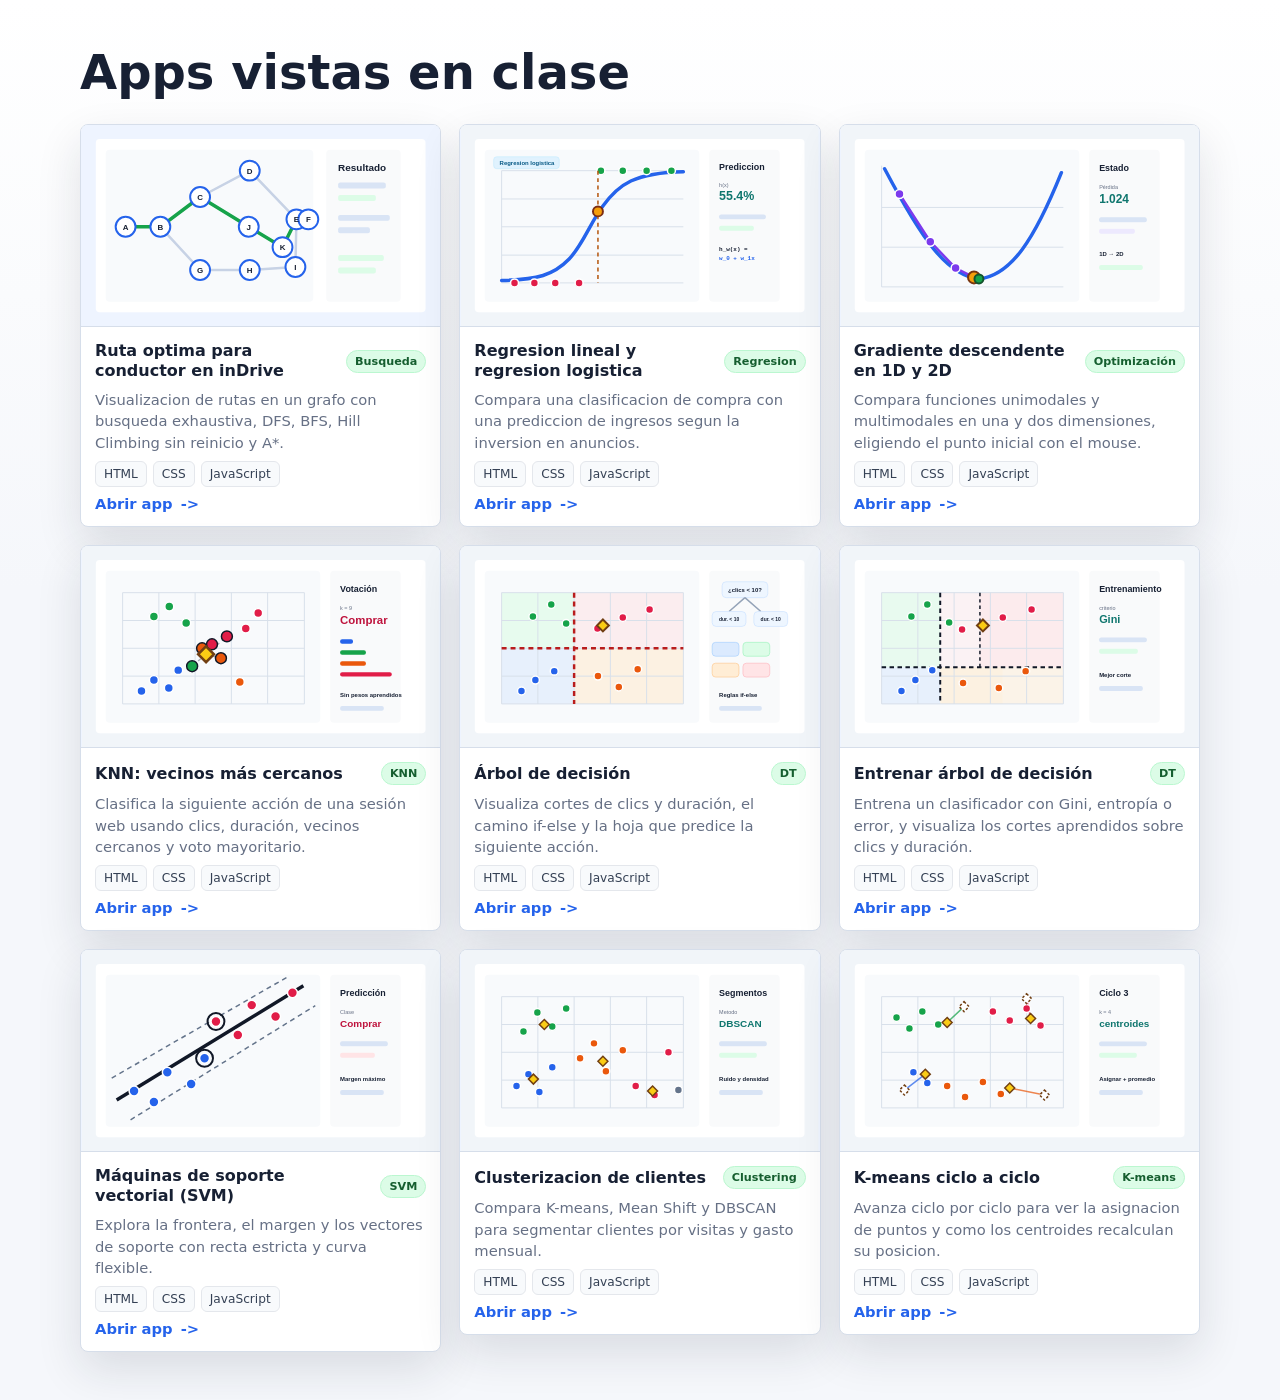
<file: index.html>
<!doctype html>
<html lang="es">
  <head>
    <meta charset="utf-8" />
    <meta name="viewport" content="width=device-width, initial-scale=1" />
    <title>Apps vistas en clase</title>
    <style>
      :root {
        --bg: #f5f7fb;
        --panel: #ffffff;
        --ink: #172033;
        --muted: #667085;
        --line: #d6deea;
        --accent: #2563eb;
        --route: #16a34a;
        --soft: #eef4ff;
        --shadow: 0 18px 45px rgba(23, 32, 51, 0.12);
      }

      * {
        box-sizing: border-box;
      }

      body {
        margin: 0;
        min-height: 100vh;
        font-family:
          Inter,
          ui-sans-serif,
          system-ui,
          -apple-system,
          BlinkMacSystemFont,
          "Segoe UI",
          sans-serif;
        color: var(--ink);
        background:
          linear-gradient(180deg, #ffffff 0%, var(--bg) 42%), var(--bg);
      }

      main {
        width: min(1120px, calc(100% - 32px));
        margin: 0 auto;
        padding: 48px 0;
      }

      header {
        margin-bottom: 28px;
      }

      h1 {
        margin: 0 0 8px;
        font-size: clamp(2rem, 4vw, 3rem);
        line-height: 1;
        letter-spacing: 0;
      }

      .lead {
        margin: 0;
        max-width: 720px;
        color: var(--muted);
        font-size: 1rem;
        line-height: 1.6;
      }

      .app-grid {
        display: grid;
        grid-template-columns: repeat(3, minmax(0, 1fr));
        align-items: start;
        gap: 18px;
      }

      .app-card {
        display: grid;
        overflow: hidden;
        color: inherit;
        text-decoration: none;
        background: var(--panel);
        border: 1px solid var(--line);
        border-radius: 8px;
        box-shadow: var(--shadow);
        transition:
          transform 160ms ease,
          border-color 160ms ease,
          box-shadow 160ms ease;
      }

      .app-card:hover,
      .app-card:focus-visible {
        transform: translateY(-2px);
        border-color: rgba(37, 99, 235, 0.45);
        box-shadow: 0 22px 52px rgba(23, 32, 51, 0.16);
        outline: none;
      }

      .thumbnail {
        display: block;
        width: 100%;
        aspect-ratio: 16 / 9;
        background: var(--soft);
        border-bottom: 1px solid var(--line);
      }

      .card-body {
        display: grid;
        gap: 8px;
        padding: 14px;
      }

      .card-title {
        display: flex;
        align-items: center;
        justify-content: space-between;
        gap: 16px;
      }

      h2 {
        margin: 0;
        font-size: 1rem;
        line-height: 1.25;
      }

      .badge {
        flex: 0 0 auto;
        padding: 4px 8px;
        color: #155e2f;
        background: #dcfce7;
        border: 1px solid #bbf7d0;
        border-radius: 999px;
        font-size: 0.7rem;
        font-weight: 700;
      }

      .description {
        margin: 0;
        color: var(--muted);
        font-size: 0.92rem;
        line-height: 1.45;
      }

      .meta {
        display: flex;
        flex-wrap: wrap;
        gap: 6px;
        margin: 0;
        padding: 0;
        list-style: none;
      }

      .meta li {
        padding: 5px 8px;
        color: #344054;
        background: #f8fafc;
        border: 1px solid #e4e7ec;
        border-radius: 6px;
        font-size: 0.76rem;
      }

      .open-label {
        display: inline-flex;
        align-items: center;
        gap: 8px;
        color: var(--accent);
        font-size: 0.92rem;
        font-weight: 700;
      }

      .open-label::after {
        content: "->";
      }

      @media (max-width: 900px) {
        .app-grid {
          grid-template-columns: repeat(2, minmax(0, 1fr));
        }
      }

      @media (max-width: 640px) {
        .app-grid {
          grid-template-columns: 1fr;
        }
      }

      @media (max-width: 560px) {
        main {
          width: min(100% - 24px, 1120px);
          padding: 28px 0;
        }

        .card-title {
          align-items: flex-start;
          flex-direction: column;
          gap: 8px;
        }
      }
    </style>
  </head>
  <body>
    <main>
      <header>
        <h1>Apps vistas en clase</h1>
        <!-- <p class="lead">Indice de apps desarrolladas en clase.</p> -->
      </header>

      <section class="app-grid" aria-label="Aplicaciones disponibles">
        <a
          class="app-card"
          href="01_ruta_optima_conductor_indrive/app_visual/index.html"
        >
          <svg
            class="thumbnail"
            viewBox="0 0 720 405"
            role="img"
            aria-label="Miniatura del grafo de rutas de A a F"
          >
            <rect width="720" height="405" fill="#eef4ff" />
            <rect x="28" y="28" width="664" height="349" rx="8" fill="#fff" />
            <rect
              x="48"
              y="50"
              width="418"
              height="306"
              rx="8"
              fill="#f8fafc"
            />
            <rect
              x="492"
              y="50"
              width="150"
              height="306"
              rx="8"
              fill="#f9fafb"
            />

            <g stroke="#c7d2e5" stroke-width="5" stroke-linecap="round">
              <line x1="88" y1="205" x2="158" y2="205" />
              <line x1="158" y1="205" x2="238" y2="145" />
              <line x1="238" y1="145" x2="338" y2="92" />
              <line x1="338" y1="92" x2="432" y2="190" />
              <line x1="238" y1="145" x2="336" y2="205" />
              <line x1="336" y1="205" x2="404" y2="246" />
              <line x1="404" y1="246" x2="432" y2="190" />
              <line x1="158" y1="205" x2="238" y2="292" />
              <line x1="238" y1="292" x2="338" y2="292" />
              <line x1="338" y1="292" x2="430" y2="286" />
              <line x1="430" y1="286" x2="432" y2="190" />
            </g>

            <g stroke="#16a34a" stroke-width="7" stroke-linecap="round">
              <line x1="88" y1="205" x2="158" y2="205" />
              <line x1="158" y1="205" x2="238" y2="145" />
              <line x1="238" y1="145" x2="336" y2="205" />
              <line x1="336" y1="205" x2="404" y2="246" />
              <line x1="404" y1="246" x2="432" y2="190" />
              <line x1="432" y1="190" x2="456" y2="190" />
            </g>

            <g font-family="Inter, Arial, sans-serif" font-weight="800">
              <g fill="#fff" stroke="#2563eb" stroke-width="4">
                <circle cx="88" cy="205" r="20" />
                <circle cx="158" cy="205" r="20" />
                <circle cx="238" cy="145" r="20" />
                <circle cx="338" cy="92" r="20" />
                <circle cx="432" cy="190" r="20" />
                <circle cx="238" cy="292" r="20" />
                <circle cx="338" cy="292" r="20" />
                <circle cx="430" cy="286" r="20" />
                <circle cx="336" cy="205" r="20" />
                <circle cx="404" cy="246" r="20" />
                <circle cx="456" cy="190" r="20" />
              </g>
              <g fill="#172033" text-anchor="middle" font-size="16">
                <text x="88" y="211">A</text>
                <text x="158" y="211">B</text>
                <text x="238" y="151">C</text>
                <text x="338" y="98">D</text>
                <text x="432" y="196">E</text>
                <text x="238" y="298">G</text>
                <text x="338" y="298">H</text>
                <text x="430" y="292">I</text>
                <text x="336" y="211">J</text>
                <text x="404" y="252">K</text>
                <text x="456" y="196">F</text>
              </g>
            </g>

            <g font-family="Inter, Arial, sans-serif">
              <text
                x="516"
                y="92"
                fill="#172033"
                font-size="20"
                font-weight="800"
              >
                Resultado
              </text>
              <rect
                x="516"
                y="116"
                width="96"
                height="12"
                rx="4"
                fill="#d9e4f5"
              />
              <rect
                x="516"
                y="141"
                width="76"
                height="12"
                rx="4"
                fill="#dcfce7"
              />
              <rect
                x="516"
                y="181"
                width="104"
                height="12"
                rx="4"
                fill="#d9e4f5"
              />
              <rect
                x="516"
                y="206"
                width="64"
                height="12"
                rx="4"
                fill="#d9e4f5"
              />
              <rect
                x="516"
                y="262"
                width="92"
                height="12"
                rx="4"
                fill="#dcfce7"
              />
              <rect
                x="516"
                y="287"
                width="76"
                height="12"
                rx="4"
                fill="#dcfce7"
              />
            </g>
          </svg>

          <div class="card-body">
            <div class="card-title">
              <h2>Ruta optima para conductor en inDrive</h2>
              <span class="badge">Busqueda</span>
            </div>
            <p class="description">
              Visualizacion de rutas en un grafo con busqueda exhaustiva, DFS,
              BFS, Hill Climbing sin reinicio y A*.
            </p>
            <ul class="meta" aria-label="Detalles del proyecto">
              <li>HTML</li>
              <li>CSS</li>
              <li>JavaScript</li>
            </ul>
            <span class="open-label">Abrir app</span>
          </div>
        </a>

        <a
          class="app-card"
          href="02_regresion_lineal_logistica/app_visual/index.html"
        >
          <svg
            class="thumbnail"
            viewBox="0 0 720 405"
            role="img"
            aria-label="Miniatura de regresion lineal y regresion logistica"
          >
            <rect width="720" height="405" fill="#f1f5f9" />
            <rect x="28" y="28" width="664" height="349" rx="8" fill="#fff" />
            <rect
              x="48"
              y="50"
              width="432"
              height="306"
              rx="8"
              fill="#f8fafc"
            />
            <rect
              x="500"
              y="50"
              width="142"
              height="306"
              rx="8"
              fill="#f9fafb"
            />

            <g stroke="#d8e0ea" stroke-width="2">
              <line x1="82" y1="92" x2="82" y2="318" />
              <line x1="82" y1="318" x2="448" y2="318" />
              <line x1="82" y1="262" x2="448" y2="262" />
              <line x1="82" y1="205" x2="448" y2="205" />
              <line x1="82" y1="149" x2="448" y2="149" />
              <line x1="82" y1="92" x2="448" y2="92" />
            </g>

            <path
              d="M82 313 C154 312 187 302 218 270 C246 240 260 198 286 163 C318 119 350 96 448 94"
              fill="none"
              stroke="#2563eb"
              stroke-width="7"
              stroke-linecap="round"
            />

            <g stroke="#fff" stroke-width="3">
              <circle cx="108" cy="318" r="8" fill="#e11d48" />
              <circle cx="148" cy="318" r="8" fill="#e11d48" />
              <circle cx="190" cy="318" r="8" fill="#e11d48" />
              <circle cx="238" cy="318" r="8" fill="#e11d48" />
              <circle cx="282" cy="92" r="8" fill="#16a34a" />
              <circle cx="326" cy="92" r="8" fill="#16a34a" />
              <circle cx="374" cy="92" r="8" fill="#16a34a" />
              <circle cx="424" cy="92" r="8" fill="#16a34a" />
            </g>

            <line
              x1="276"
              y1="92"
              x2="276"
              y2="318"
              stroke="#b45309"
              stroke-width="3"
              stroke-dasharray="8 7"
            />
            <circle
              cx="276"
              cy="174"
              r="10"
              fill="#f59e0b"
              stroke="#7c2d12"
              stroke-width="4"
            />

            <g font-family="Inter, Arial, sans-serif">
              <rect
                x="66"
                y="64"
                width="132"
                height="24"
                rx="6"
                fill="#e0f2fe"
                stroke="#bae6fd"
              />
              <text
                x="78"
                y="81"
                fill="#075985"
                font-size="12"
                font-weight="800"
              >
                Regresion logistica
              </text>

              <text
                x="520"
                y="90"
                fill="#172033"
                font-size="18"
                font-weight="800"
              >
                Prediccion
              </text>
              <text x="520" y="124" fill="#667085" font-size="11">
                h(x)
              </text>
              <text
                x="520"
                y="151"
                fill="#0f766e"
                font-size="25"
                font-weight="800"
              >
                55.4%
              </text>
              <rect
                x="520"
                y="180"
                width="94"
                height="10"
                rx="4"
                fill="#d9e4f5"
              />
              <rect
                x="520"
                y="203"
                width="70"
                height="10"
                rx="4"
                fill="#dcfce7"
              />
              <text
                x="520"
                y="253"
                fill="#172033"
                font-size="12"
                font-family="Consolas, monospace"
                font-weight="800"
              >
                h_w(x) =
              </text>
              <text
                x="520"
                y="272"
                fill="#2563eb"
                font-size="12"
                font-family="Consolas, monospace"
                font-weight="800"
              >
                w_0 + w_1x
              </text>
            </g>
          </svg>

          <div class="card-body">
            <div class="card-title">
              <h2>Regresion lineal y regresion logistica</h2>
              <span class="badge">Regresion</span>
            </div>
            <p class="description">
              Compara una clasificacion de compra con una prediccion de ingresos
              segun la inversion en anuncios.
            </p>
            <ul class="meta" aria-label="Detalles del proyecto">
              <li>HTML</li>
              <li>CSS</li>
              <li>JavaScript</li>
            </ul>
            <span class="open-label">Abrir app</span>
          </div>
        </a>

        <a
          class="app-card"
          href="03_gradiente_descendente/app_visual/index.html"
        >
          <svg
            class="thumbnail"
            viewBox="0 0 720 405"
            role="img"
            aria-label="Miniatura de gradiente descendente"
          >
            <rect width="720" height="405" fill="#f1f5f9" />
            <rect x="28" y="28" width="664" height="349" rx="8" fill="#fff" />
            <rect x="48" y="50" width="432" height="306" rx="8" fill="#f8fafc" />
            <rect x="500" y="50" width="142" height="306" rx="8" fill="#f9fafb" />

            <g stroke="#d8e0ea" stroke-width="2">
              <line x1="82" y1="82" x2="82" y2="326" />
              <line x1="82" y1="326" x2="448" y2="326" />
              <line x1="82" y1="246" x2="448" y2="246" />
              <line x1="82" y1="166" x2="448" y2="166" />
            </g>
            <path
              d="M88 88 C162 228 213 303 278 310 C343 303 390 230 444 96"
              fill="none"
              stroke="#2563eb"
              stroke-width="7"
              stroke-linecap="round"
            />
            <path
              d="M118 139 L180 235 L231 288 L268 307"
              fill="none"
              stroke="#7c3aed"
              stroke-width="5"
              stroke-linecap="round"
              stroke-linejoin="round"
            />
            <g fill="#7c3aed" stroke="#fff" stroke-width="3">
              <circle cx="118" cy="139" r="9" />
              <circle cx="180" cy="235" r="9" />
              <circle cx="231" cy="288" r="9" />
            </g>
            <circle cx="268" cy="307" r="12" fill="#f59e0b" stroke="#78350f" stroke-width="4" />
            <circle cx="278" cy="310" r="9" fill="#16a34a" stroke="#14532d" stroke-width="4" />

            <g font-family="Inter, Arial, sans-serif">
              <text x="520" y="92" fill="#172033" font-size="18" font-weight="800">
                Estado
              </text>
              <text x="520" y="128" fill="#667085" font-size="11">Pérdida</text>
              <text x="520" y="158" fill="#0f766e" font-size="24" font-weight="800">
                1.024
              </text>
              <rect x="520" y="186" width="96" height="10" rx="4" fill="#d9e4f5" />
              <rect x="520" y="209" width="72" height="10" rx="4" fill="#ede9fe" />
              <text x="520" y="264" fill="#172033" font-size="12" font-weight="800">
                1D → 2D
              </text>
              <rect x="520" y="282" width="88" height="10" rx="4" fill="#dcfce7" />
            </g>
          </svg>

          <div class="card-body">
            <div class="card-title">
              <h2>Gradiente descendente en 1D y 2D</h2>
              <span class="badge">Optimización</span>
            </div>
            <p class="description">
              Compara funciones unimodales y multimodales en una y dos
              dimensiones, eligiendo el punto inicial con el mouse.
            </p>
            <ul class="meta" aria-label="Detalles del proyecto">
              <li>HTML</li>
              <li>CSS</li>
              <li>JavaScript</li>
            </ul>
            <span class="open-label">Abrir app</span>
          </div>
        </a>

        <a class="app-card" href="04_knn/app_visual/index.html">
          <svg
            class="thumbnail"
            viewBox="0 0 720 405"
            role="img"
            aria-label="Miniatura de KNN con vecinos cercanos"
          >
            <rect width="720" height="405" fill="#f1f5f9" />
            <rect x="28" y="28" width="664" height="349" rx="8" fill="#fff" />
            <rect x="48" y="50" width="432" height="306" rx="8" fill="#f8fafc" />
            <rect x="500" y="50" width="142" height="306" rx="8" fill="#f9fafb" />

            <g stroke="#d8e0ea" stroke-width="2">
              <line x1="82" y1="318" x2="448" y2="318" />
              <line x1="82" y1="262" x2="448" y2="262" />
              <line x1="82" y1="206" x2="448" y2="206" />
              <line x1="82" y1="150" x2="448" y2="150" />
              <line x1="82" y1="94" x2="448" y2="94" />
              <line x1="82" y1="94" x2="82" y2="318" />
              <line x1="155" y1="94" x2="155" y2="318" />
              <line x1="228" y1="94" x2="228" y2="318" />
              <line x1="301" y1="94" x2="301" y2="318" />
              <line x1="374" y1="94" x2="374" y2="318" />
              <line x1="448" y1="94" x2="448" y2="318" />
            </g>

            <g stroke="#334155" stroke-width="3" stroke-dasharray="7 7" opacity="0.42">
              <line x1="250" y1="218" x2="242" y2="206" />
              <line x1="250" y1="218" x2="262" y2="198" />
              <line x1="250" y1="218" x2="280" y2="226" />
              <line x1="250" y1="218" x2="222" y2="242" />
              <line x1="250" y1="218" x2="292" y2="182" />
            </g>

            <g stroke="#fff" stroke-width="3">
              <circle cx="120" cy="292" r="9" fill="#2563eb" />
              <circle cx="145" cy="270" r="9" fill="#2563eb" />
              <circle cx="175" cy="286" r="9" fill="#2563eb" />
              <circle cx="194" cy="250" r="9" fill="#2563eb" />
              <circle cx="145" cy="142" r="9" fill="#16a34a" />
              <circle cx="176" cy="122" r="9" fill="#16a34a" />
              <circle cx="210" cy="155" r="9" fill="#16a34a" />
              <circle cx="222" cy="242" r="11" fill="#16a34a" stroke="#111827" />
              <circle cx="242" cy="206" r="11" fill="#ea580c" stroke="#111827" />
              <circle cx="280" cy="226" r="11" fill="#ea580c" stroke="#111827" />
              <circle cx="318" cy="274" r="9" fill="#ea580c" />
              <circle cx="262" cy="198" r="11" fill="#e11d48" stroke="#111827" />
              <circle cx="292" cy="182" r="11" fill="#e11d48" stroke="#111827" />
              <circle cx="330" cy="166" r="9" fill="#e11d48" />
              <circle cx="355" cy="135" r="9" fill="#e11d48" />
            </g>

            <polygon
              points="250,202 266,218 250,234 234,218"
              fill="#facc15"
              stroke="#713f12"
              stroke-width="5"
            />

            <g font-family="Inter, Arial, sans-serif">
              <text x="520" y="92" fill="#172033" font-size="18" font-weight="800">
                Votación
              </text>
              <text x="520" y="128" fill="#667085" font-size="11">k = 9</text>
              <text x="520" y="158" fill="#be123c" font-size="23" font-weight="800">
                Comprar
              </text>
              <rect x="520" y="188" width="26" height="9" rx="4" fill="#2563eb" />
              <rect x="520" y="210" width="52" height="9" rx="4" fill="#16a34a" />
              <rect x="520" y="232" width="52" height="9" rx="4" fill="#ea580c" />
              <rect x="520" y="254" width="104" height="9" rx="4" fill="#e11d48" />
              <text x="520" y="304" fill="#172033" font-size="12" font-weight="800">
                Sin pesos aprendidos
              </text>
              <rect x="520" y="322" width="88" height="10" rx="4" fill="#d9e4f5" />
            </g>
          </svg>

          <div class="card-body">
            <div class="card-title">
              <h2>KNN: vecinos más cercanos</h2>
              <span class="badge">KNN</span>
            </div>
            <p class="description">
              Clasifica la siguiente acción de una sesión web usando clics,
              duración, vecinos cercanos y voto mayoritario.
            </p>
            <ul class="meta" aria-label="Detalles del proyecto">
              <li>HTML</li>
              <li>CSS</li>
              <li>JavaScript</li>
            </ul>
            <span class="open-label">Abrir app</span>
          </div>
        </a>

        <a class="app-card" href="05_arbol_decision/app_visual/index.html">
          <svg
            class="thumbnail"
            viewBox="0 0 720 405"
            role="img"
            aria-label="Miniatura de un árbol de decisión"
          >
            <rect width="720" height="405" fill="#f1f5f9" />
            <rect x="28" y="28" width="664" height="349" rx="8" fill="#fff" />
            <rect x="48" y="50" width="432" height="306" rx="8" fill="#f8fafc" />
            <rect x="500" y="50" width="142" height="306" rx="8" fill="#f9fafb" />

            <rect x="82" y="206" width="146" height="112" fill="#dbeafe" opacity="0.55" />
            <rect x="82" y="94" width="146" height="112" fill="#dcfce7" opacity="0.6" />
            <rect x="228" y="206" width="220" height="112" fill="#ffedd5" opacity="0.65" />
            <rect x="228" y="94" width="220" height="112" fill="#ffe4e6" opacity="0.55" />

            <g stroke="#d8e0ea" stroke-width="2">
              <line x1="82" y1="318" x2="448" y2="318" />
              <line x1="82" y1="262" x2="448" y2="262" />
              <line x1="82" y1="206" x2="448" y2="206" />
              <line x1="82" y1="150" x2="448" y2="150" />
              <line x1="82" y1="94" x2="448" y2="94" />
              <line x1="82" y1="94" x2="82" y2="318" />
              <line x1="155" y1="94" x2="155" y2="318" />
              <line x1="228" y1="94" x2="228" y2="318" />
              <line x1="301" y1="94" x2="301" y2="318" />
              <line x1="374" y1="94" x2="374" y2="318" />
              <line x1="448" y1="94" x2="448" y2="318" />
            </g>

            <line x1="228" y1="94" x2="228" y2="318" stroke="#b91c1c" stroke-width="5" stroke-dasharray="10 8" />
            <line x1="82" y1="206" x2="448" y2="206" stroke="#b91c1c" stroke-width="5" stroke-dasharray="10 8" />

            <g stroke="#fff" stroke-width="3">
              <circle cx="122" cy="292" r="8" fill="#2563eb" />
              <circle cx="150" cy="270" r="8" fill="#2563eb" />
              <circle cx="188" cy="252" r="8" fill="#2563eb" />
              <circle cx="145" cy="142" r="8" fill="#16a34a" />
              <circle cx="182" cy="118" r="8" fill="#16a34a" />
              <circle cx="212" cy="156" r="8" fill="#16a34a" />
              <circle cx="276" cy="262" r="8" fill="#ea580c" />
              <circle cx="318" cy="284" r="8" fill="#ea580c" />
              <circle cx="356" cy="248" r="8" fill="#ea580c" />
              <circle cx="275" cy="166" r="8" fill="#e11d48" />
              <circle cx="326" cy="144" r="8" fill="#e11d48" />
              <circle cx="380" cy="128" r="8" fill="#e11d48" />
            </g>

            <polygon
              points="286,148 298,160 286,172 274,160"
              fill="#facc15"
              stroke="#713f12"
              stroke-width="4"
            />

            <g font-family="Inter, Arial, sans-serif">
              <rect x="526" y="72" width="92" height="32" rx="8" fill="#eef6ff" stroke="#bfdbfe" />
              <text x="572" y="92" fill="#172033" font-size="12" font-weight="800" text-anchor="middle">
                ¿clics &lt; 10?
              </text>
              <line x1="572" y1="104" x2="540" y2="132" stroke="#94a3b8" stroke-width="3" />
              <line x1="572" y1="104" x2="604" y2="132" stroke="#94a3b8" stroke-width="3" />
              <rect x="506" y="132" width="68" height="30" rx="8" fill="#eef6ff" stroke="#bfdbfe" />
              <rect x="590" y="132" width="68" height="30" rx="8" fill="#eef6ff" stroke="#bfdbfe" />
              <text x="540" y="151" fill="#172033" font-size="10" font-weight="800" text-anchor="middle">
                dur. &lt; 10
              </text>
              <text x="624" y="151" fill="#172033" font-size="10" font-weight="800" text-anchor="middle">
                dur. &lt; 10
              </text>
              <rect x="506" y="194" width="54" height="28" rx="7" fill="#dbeafe" stroke="#93c5fd" />
              <rect x="568" y="194" width="54" height="28" rx="7" fill="#dcfce7" stroke="#86efac" />
              <rect x="506" y="236" width="54" height="28" rx="7" fill="#ffedd5" stroke="#fdba74" />
              <rect x="568" y="236" width="54" height="28" rx="7" fill="#ffe4e6" stroke="#fda4af" />
              <text x="520" y="304" fill="#172033" font-size="12" font-weight="800">
                Reglas if-else
              </text>
              <rect x="520" y="322" width="86" height="10" rx="4" fill="#d9e4f5" />
            </g>
          </svg>

          <div class="card-body">
            <div class="card-title">
              <h2>Árbol de decisión</h2>
              <span class="badge">DT</span>
            </div>
            <p class="description">
              Visualiza cortes de clics y duración, el camino if-else y la hoja
              que predice la siguiente acción.
            </p>
            <ul class="meta" aria-label="Detalles del proyecto">
              <li>HTML</li>
              <li>CSS</li>
              <li>JavaScript</li>
            </ul>
            <span class="open-label">Abrir app</span>
          </div>
        </a>

        <a class="app-card" href="06_arbol_decision_entrenamiento/app_visual/index.html">
          <svg
            class="thumbnail"
            viewBox="0 0 720 405"
            role="img"
            aria-label="Miniatura de entrenamiento de árbol de decisión"
          >
            <rect width="720" height="405" fill="#f1f5f9" />
            <rect x="28" y="28" width="664" height="349" rx="8" fill="#fff" />
            <rect x="48" y="50" width="432" height="306" rx="8" fill="#f8fafc" />
            <rect x="500" y="50" width="142" height="306" rx="8" fill="#f9fafb" />

            <rect x="82" y="244" width="118" height="74" fill="#dbeafe" opacity="0.58" />
            <rect x="82" y="94" width="118" height="150" fill="#dcfce7" opacity="0.58" />
            <rect x="200" y="244" width="126" height="74" fill="#ffedd5" opacity="0.68" />
            <rect x="326" y="244" width="122" height="74" fill="#ffedd5" opacity="0.5" />
            <rect x="200" y="94" width="80" height="150" fill="#ffe4e6" opacity="0.42" />
            <rect x="280" y="94" width="168" height="150" fill="#ffe4e6" opacity="0.66" />

            <g stroke="#d8e0ea" stroke-width="2">
              <line x1="82" y1="318" x2="448" y2="318" />
              <line x1="82" y1="262" x2="448" y2="262" />
              <line x1="82" y1="206" x2="448" y2="206" />
              <line x1="82" y1="150" x2="448" y2="150" />
              <line x1="82" y1="94" x2="448" y2="94" />
              <line x1="82" y1="94" x2="82" y2="318" />
              <line x1="155" y1="94" x2="155" y2="318" />
              <line x1="228" y1="94" x2="228" y2="318" />
              <line x1="301" y1="94" x2="301" y2="318" />
              <line x1="374" y1="94" x2="374" y2="318" />
              <line x1="448" y1="94" x2="448" y2="318" />
            </g>

            <line x1="200" y1="94" x2="200" y2="318" stroke="#111827" stroke-width="4" stroke-dasharray="9 7" />
            <line x1="82" y1="244" x2="448" y2="244" stroke="#111827" stroke-width="4" stroke-dasharray="9 7" />
            <line x1="280" y1="94" x2="280" y2="244" stroke="#111827" stroke-width="3" stroke-dasharray="7 6" />

            <g stroke="#fff" stroke-width="3">
              <circle cx="122" cy="292" r="8" fill="#2563eb" />
              <circle cx="150" cy="270" r="8" fill="#2563eb" />
              <circle cx="184" cy="250" r="8" fill="#2563eb" />
              <circle cx="142" cy="142" r="8" fill="#16a34a" />
              <circle cx="174" cy="118" r="8" fill="#16a34a" />
              <circle cx="218" cy="154" r="8" fill="#16a34a" />
              <circle cx="246" cy="276" r="8" fill="#ea580c" />
              <circle cx="318" cy="286" r="8" fill="#ea580c" />
              <circle cx="372" cy="252" r="8" fill="#ea580c" />
              <circle cx="244" cy="168" r="8" fill="#e11d48" />
              <circle cx="326" cy="144" r="8" fill="#e11d48" />
              <circle cx="384" cy="128" r="8" fill="#e11d48" />
            </g>

            <polygon
              points="286,148 298,160 286,172 274,160"
              fill="#facc15"
              stroke="#713f12"
              stroke-width="4"
            />

            <g font-family="Inter, Arial, sans-serif">
              <text x="520" y="92" fill="#172033" font-size="18" font-weight="800">
                Entrenamiento
              </text>
              <text x="520" y="128" fill="#667085" font-size="11">criterio</text>
              <text x="520" y="156" fill="#0f766e" font-size="22" font-weight="800">
                Gini
              </text>
              <rect x="520" y="184" width="96" height="10" rx="4" fill="#d9e4f5" />
              <rect x="520" y="207" width="78" height="10" rx="4" fill="#dcfce7" />
              <text x="520" y="264" fill="#172033" font-size="12" font-weight="800">
                Mejor corte
              </text>
              <rect x="520" y="282" width="88" height="10" rx="4" fill="#d9e4f5" />
            </g>
          </svg>

          <div class="card-body">
            <div class="card-title">
              <h2>Entrenar árbol de decisión</h2>
              <span class="badge">DT</span>
            </div>
            <p class="description">
              Entrena un clasificador con Gini, entropía o error, y visualiza
              los cortes aprendidos sobre clics y duración.
            </p>
            <ul class="meta" aria-label="Detalles del proyecto">
              <li>HTML</li>
              <li>CSS</li>
              <li>JavaScript</li>
            </ul>
            <span class="open-label">Abrir app</span>
          </div>
        </a>

        <a class="app-card" href="07_svm/app_visual/index.html">
          <svg
            class="thumbnail"
            viewBox="0 0 720 405"
            role="img"
            aria-label="Miniatura de una máquina de soporte vectorial"
          >
            <rect width="720" height="405" fill="#f1f5f9" />
            <rect x="28" y="28" width="664" height="349" rx="8" fill="#fff" />
            <rect x="48" y="50" width="432" height="306" rx="8" fill="#f8fafc" />
            <rect x="500" y="50" width="142" height="306" rx="8" fill="#f9fafb" />

            <path d="M70 302 L446 72" stroke="#111827" stroke-width="7" />
            <path d="M60 258 L418 52" stroke="#64748b" stroke-width="3" stroke-dasharray="10 8" />
            <path d="M98 342 L470 112" stroke="#64748b" stroke-width="3" stroke-dasharray="10 8" />

            <g fill="#2563eb" stroke="#fff" stroke-width="3">
              <circle cx="105" cy="284" r="10" />
              <circle cx="145" cy="306" r="10" />
              <circle cx="172" cy="246" r="10" />
              <circle cx="220" cy="270" r="10" />
              <circle cx="247" cy="218" r="10" />
            </g>
            <g fill="#e11d48" stroke="#fff" stroke-width="3">
              <circle cx="270" cy="144" r="10" />
              <circle cx="314" cy="171" r="10" />
              <circle cx="342" cy="111" r="10" />
              <circle cx="390" cy="134" r="10" />
              <circle cx="424" cy="86" r="10" />
            </g>
            <circle cx="247" cy="218" r="17" fill="none" stroke="#111827" stroke-width="4" />
            <circle cx="270" cy="144" r="17" fill="none" stroke="#111827" stroke-width="4" />

            <g font-family="Inter, Arial, sans-serif">
              <text x="520" y="92" fill="#172033" font-size="18" font-weight="800">
                Predicción
              </text>
              <text x="520" y="128" fill="#667085" font-size="11">Clase</text>
              <text x="520" y="156" fill="#be123c" font-size="20" font-weight="800">
                Comprar
              </text>
              <rect x="520" y="184" width="96" height="10" rx="4" fill="#d9e4f5" />
              <rect x="520" y="207" width="70" height="10" rx="4" fill="#ffe4e6" />
              <text x="520" y="264" fill="#172033" font-size="12" font-weight="800">
                Margen máximo
              </text>
              <rect x="520" y="282" width="88" height="10" rx="4" fill="#d9e4f5" />
            </g>
          </svg>

          <div class="card-body">
            <div class="card-title">
              <h2>Máquinas de soporte vectorial (SVM)</h2>
              <span class="badge">SVM</span>
            </div>
            <p class="description">
              Explora la frontera, el margen y los vectores de soporte con
              recta estricta y curva flexible.
            </p>
            <ul class="meta" aria-label="Detalles del proyecto">
              <li>HTML</li>
              <li>CSS</li>
              <li>JavaScript</li>
            </ul>
            <span class="open-label">Abrir app</span>
          </div>
        </a>

        <a class="app-card" href="08_clusterizacion/app_visual/index.html">
          <svg
            class="thumbnail"
            viewBox="0 0 720 405"
            role="img"
            aria-label="Miniatura de clusterizacion de clientes"
          >
            <rect width="720" height="405" fill="#f1f5f9" />
            <rect x="28" y="28" width="664" height="349" rx="8" fill="#fff" />
            <rect x="48" y="50" width="432" height="306" rx="8" fill="#f8fafc" />
            <rect x="500" y="50" width="142" height="306" rx="8" fill="#f9fafb" />

            <g stroke="#d8e0ea" stroke-width="2">
              <line x1="82" y1="318" x2="448" y2="318" />
              <line x1="82" y1="262" x2="448" y2="262" />
              <line x1="82" y1="206" x2="448" y2="206" />
              <line x1="82" y1="150" x2="448" y2="150" />
              <line x1="82" y1="94" x2="448" y2="94" />
              <line x1="82" y1="94" x2="82" y2="318" />
              <line x1="155" y1="94" x2="155" y2="318" />
              <line x1="228" y1="94" x2="228" y2="318" />
              <line x1="301" y1="94" x2="301" y2="318" />
              <line x1="374" y1="94" x2="374" y2="318" />
              <line x1="448" y1="94" x2="448" y2="318" />
            </g>

            <g stroke="#fff" stroke-width="3">
              <circle cx="112" cy="274" r="8" fill="#2563eb" />
              <circle cx="136" cy="250" r="8" fill="#2563eb" />
              <circle cx="158" cy="286" r="8" fill="#2563eb" />
              <circle cx="184" cy="236" r="8" fill="#2563eb" />
              <circle cx="126" cy="164" r="8" fill="#16a34a" />
              <circle cx="154" cy="126" r="8" fill="#16a34a" />
              <circle cx="184" cy="154" r="8" fill="#16a34a" />
              <circle cx="212" cy="118" r="8" fill="#16a34a" />
              <circle cx="240" cy="218" r="8" fill="#ea580c" />
              <circle cx="268" cy="188" r="8" fill="#ea580c" />
              <circle cx="292" cy="244" r="8" fill="#ea580c" />
              <circle cx="326" cy="202" r="8" fill="#ea580c" />
              <circle cx="352" cy="274" r="8" fill="#e11d48" />
              <circle cx="390" cy="292" r="8" fill="#e11d48" />
              <circle cx="418" cy="206" r="8" fill="#e11d48" />
              <circle cx="438" cy="282" r="8" fill="#64748b" />
            </g>

            <g fill="#facc15" stroke="#713f12" stroke-width="3">
              <polygon points="146,250 156,260 146,270 136,260" />
              <polygon points="168,140 178,150 168,160 158,150" />
              <polygon points="286,214 296,224 286,234 276,224" />
              <polygon points="386,274 396,284 386,294 376,284" />
            </g>

            <g font-family="Inter, Arial, sans-serif">
              <text x="520" y="92" fill="#172033" font-size="18" font-weight="800">
                Segmentos
              </text>
              <text x="520" y="128" fill="#667085" font-size="11">Metodo</text>
              <text x="520" y="156" fill="#0f766e" font-size="20" font-weight="800">
                DBSCAN
              </text>
              <rect x="520" y="184" width="96" height="10" rx="4" fill="#d9e4f5" />
              <rect x="520" y="207" width="76" height="10" rx="4" fill="#dcfce7" />
              <text x="520" y="264" fill="#172033" font-size="12" font-weight="800">
                Ruido y densidad
              </text>
              <rect x="520" y="282" width="88" height="10" rx="4" fill="#d9e4f5" />
            </g>
          </svg>

          <div class="card-body">
            <div class="card-title">
              <h2>Clusterizacion de clientes</h2>
              <span class="badge">Clustering</span>
            </div>
            <p class="description">
              Compara K-means, Mean Shift y DBSCAN para segmentar clientes por
              visitas y gasto mensual.
            </p>
            <ul class="meta" aria-label="Detalles del proyecto">
              <li>HTML</li>
              <li>CSS</li>
              <li>JavaScript</li>
            </ul>
            <span class="open-label">Abrir app</span>
          </div>
        </a>

        <a class="app-card" href="09_kmeans/app_visual/index.html">
          <svg
            class="thumbnail"
            viewBox="0 0 720 405"
            role="img"
            aria-label="Miniatura de ciclos de K-means"
          >
            <rect width="720" height="405" fill="#f1f5f9" />
            <rect x="28" y="28" width="664" height="349" rx="8" fill="#fff" />
            <rect x="48" y="50" width="432" height="306" rx="8" fill="#f8fafc" />
            <rect x="500" y="50" width="142" height="306" rx="8" fill="#f9fafb" />

            <g stroke="#d8e0ea" stroke-width="2">
              <line x1="82" y1="318" x2="448" y2="318" />
              <line x1="82" y1="262" x2="448" y2="262" />
              <line x1="82" y1="206" x2="448" y2="206" />
              <line x1="82" y1="150" x2="448" y2="150" />
              <line x1="82" y1="94" x2="448" y2="94" />
              <line x1="82" y1="94" x2="82" y2="318" />
              <line x1="155" y1="94" x2="155" y2="318" />
              <line x1="228" y1="94" x2="228" y2="318" />
              <line x1="301" y1="94" x2="301" y2="318" />
              <line x1="374" y1="94" x2="374" y2="318" />
              <line x1="448" y1="94" x2="448" y2="318" />
            </g>

            <g stroke-width="3" stroke-linecap="round" opacity="0.72">
              <line x1="128" y1="282" x2="170" y2="250" stroke="#2563eb" />
              <line x1="248" y1="114" x2="214" y2="146" stroke="#16a34a" />
              <line x1="410" y1="292" x2="340" y2="278" stroke="#ea580c" />
              <line x1="374" y1="98" x2="382" y2="138" stroke="#e11d48" />
            </g>

            <g stroke="#fff" stroke-width="3">
              <circle cx="112" cy="136" r="8" fill="#16a34a" />
              <circle cx="138" cy="158" r="8" fill="#16a34a" />
              <circle cx="164" cy="124" r="8" fill="#16a34a" />
              <circle cx="196" cy="150" r="8" fill="#16a34a" />
              <circle cx="306" cy="124" r="8" fill="#e11d48" />
              <circle cx="340" cy="142" r="8" fill="#e11d48" />
              <circle cx="374" cy="118" r="8" fill="#e11d48" />
              <circle cx="402" cy="152" r="8" fill="#e11d48" />
              <circle cx="214" cy="274" r="8" fill="#ea580c" />
              <circle cx="250" cy="296" r="8" fill="#ea580c" />
              <circle cx="286" cy="266" r="8" fill="#ea580c" />
              <circle cx="322" cy="290" r="8" fill="#ea580c" />
              <circle cx="146" cy="246" r="8" fill="#2563eb" />
              <circle cx="174" cy="268" r="8" fill="#2563eb" />
            </g>

            <g fill="#fff" stroke="#713f12" stroke-width="3" stroke-dasharray="5 4">
              <polygon points="128,272 138,282 128,292 118,282" />
              <polygon points="248,104 258,114 248,124 238,114" />
              <polygon points="410,282 420,292 410,302 400,292" />
              <polygon points="374,88 384,98 374,108 364,98" />
            </g>
            <g fill="#facc15" stroke="#713f12" stroke-width="3">
              <polygon points="170,240 180,250 170,260 160,250" />
              <polygon points="214,136 224,146 214,156 204,146" />
              <polygon points="340,268 350,278 340,288 330,278" />
              <polygon points="382,128 392,138 382,148 372,138" />
            </g>

            <g font-family="Inter, Arial, sans-serif">
              <text x="520" y="92" fill="#172033" font-size="18" font-weight="800">
                Ciclo 3
              </text>
              <text x="520" y="128" fill="#667085" font-size="11">k = 4</text>
              <text x="520" y="156" fill="#0f766e" font-size="20" font-weight="800">
                centroides
              </text>
              <rect x="520" y="184" width="96" height="10" rx="4" fill="#d9e4f5" />
              <rect x="520" y="207" width="76" height="10" rx="4" fill="#dcfce7" />
              <text x="520" y="264" fill="#172033" font-size="12" font-weight="800">
                Asignar + promedio
              </text>
              <rect x="520" y="282" width="88" height="10" rx="4" fill="#d9e4f5" />
            </g>
          </svg>

          <div class="card-body">
            <div class="card-title">
              <h2>K-means ciclo a ciclo</h2>
              <span class="badge">K-means</span>
            </div>
            <p class="description">
              Avanza ciclo por ciclo para ver la asignacion de puntos y como
              los centroides recalculan su posicion.
            </p>
            <ul class="meta" aria-label="Detalles del proyecto">
              <li>HTML</li>
              <li>CSS</li>
              <li>JavaScript</li>
            </ul>
            <span class="open-label">Abrir app</span>
          </div>
        </a>
      </section>
    </main>
  </body>
</html>
</file>
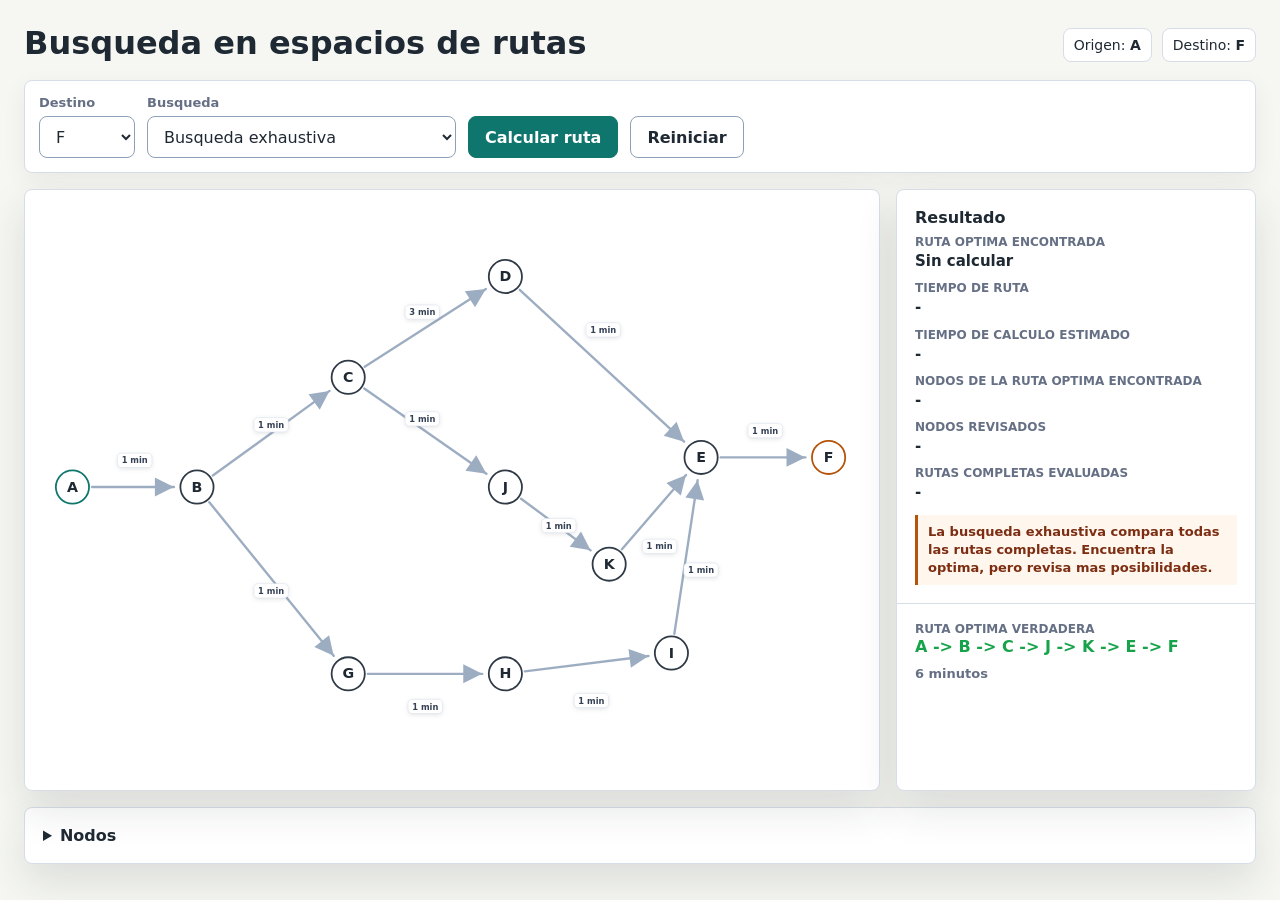
<file: 01_ruta_optima_conductor_indrive/app_visual/index.html>
<!doctype html>
<html lang="es">
  <head>
    <meta charset="utf-8" />
    <meta name="viewport" content="width=device-width, initial-scale=1" />
    <title>Ruta optima para conductor</title>
    <link rel="stylesheet" href="styles.css" />
  </head>
  <body>
    <main class="app-shell">
      <section class="workspace" aria-labelledby="app-title">
        <header class="topbar">
          <div>
            <h1 id="app-title">Busqueda en espacios de rutas</h1>
          </div>
          <div class="trip-summary" aria-label="Resumen del viaje">
            <span>Origen: <strong>A</strong></span>
            <span>Destino: <strong id="goalSummary">F</strong></span>
          </div>
        </header>

        <section class="control-panel" aria-label="Controles de busqueda">
          <div class="field destination-field">
            <label for="goalNode">Destino</label>
            <select id="goalNode"></select>
          </div>
          <div class="field">
            <label for="algorithm">Busqueda</label>
            <select id="algorithm">
              <option value="exhaustive">Busqueda exhaustiva</option>
              <option value="dfs">Busqueda por profundidad (DFS)</option>
              <option value="bfs">Busqueda por anchura (BFS)</option>
              <option value="hill">Hill Climbing sin reinicio</option>
              <option value="astar">A*</option>
            </select>
          </div>
          <button id="runSearch" class="primary-button" type="button">
            Calcular ruta
          </button>
          <button id="resetSearch" class="ghost-button" type="button">
            Reiniciar
          </button>
        </section>

        <section class="visual-grid">
          <div class="map-panel">
            <svg
              id="routeGraph"
              class="route-graph"
              viewBox="0 0 1440 880"
              role="img"
              aria-label="Grafo con nodos de A a K"
            ></svg>
          </div>

          <aside class="side-panel" aria-label="Informacion de la ruta">
            <section class="panel-section">
              <h2>Resultado</h2>
              <dl class="metric-list">
                <div>
                  <dt>Ruta optima encontrada</dt>
                  <dd id="routeText">A -> F</dd>
                </div>
                <div>
                  <dt>Tiempo de ruta</dt>
                  <dd id="timeText">-</dd>
                </div>
                <div>
                  <dt>Tiempo de calculo estimado</dt>
                  <dd id="calcTimeText">-</dd>
                </div>
                <div>
                  <dt>Nodos de la ruta optima encontrada</dt>
                  <dd id="stepCount">-</dd>
                </div>
                <div>
                  <dt>Nodos revisados</dt>
                  <dd id="visitedCount">-</dd>
                </div>
                <div>
                  <dt>Rutas completas evaluadas</dt>
                  <dd id="routeCount">-</dd>
                </div>
              </dl>
              <p id="resultNote" class="result-note"></p>
            </section>

            <section class="panel-section known-route">
              <dt>Ruta optima verdadera</dt>
              <p id="knownRouteCode" class="known-route-code">
                A -> B -> C -> J -> K -> E -> F
              </p>
              <p id="knownRouteMetrics" class="known-route-metrics">
                6 minutos
              </p>
            </section>
          </aside>
        </section>

        <details class="nodes-panel" aria-label="Nodos">
          <summary>Nodos</summary>
          <div id="legend" class="legend"></div>
        </details>
      </section>
    </main>

    <script src="app.js"></script>
  </body>
</html>
</file>
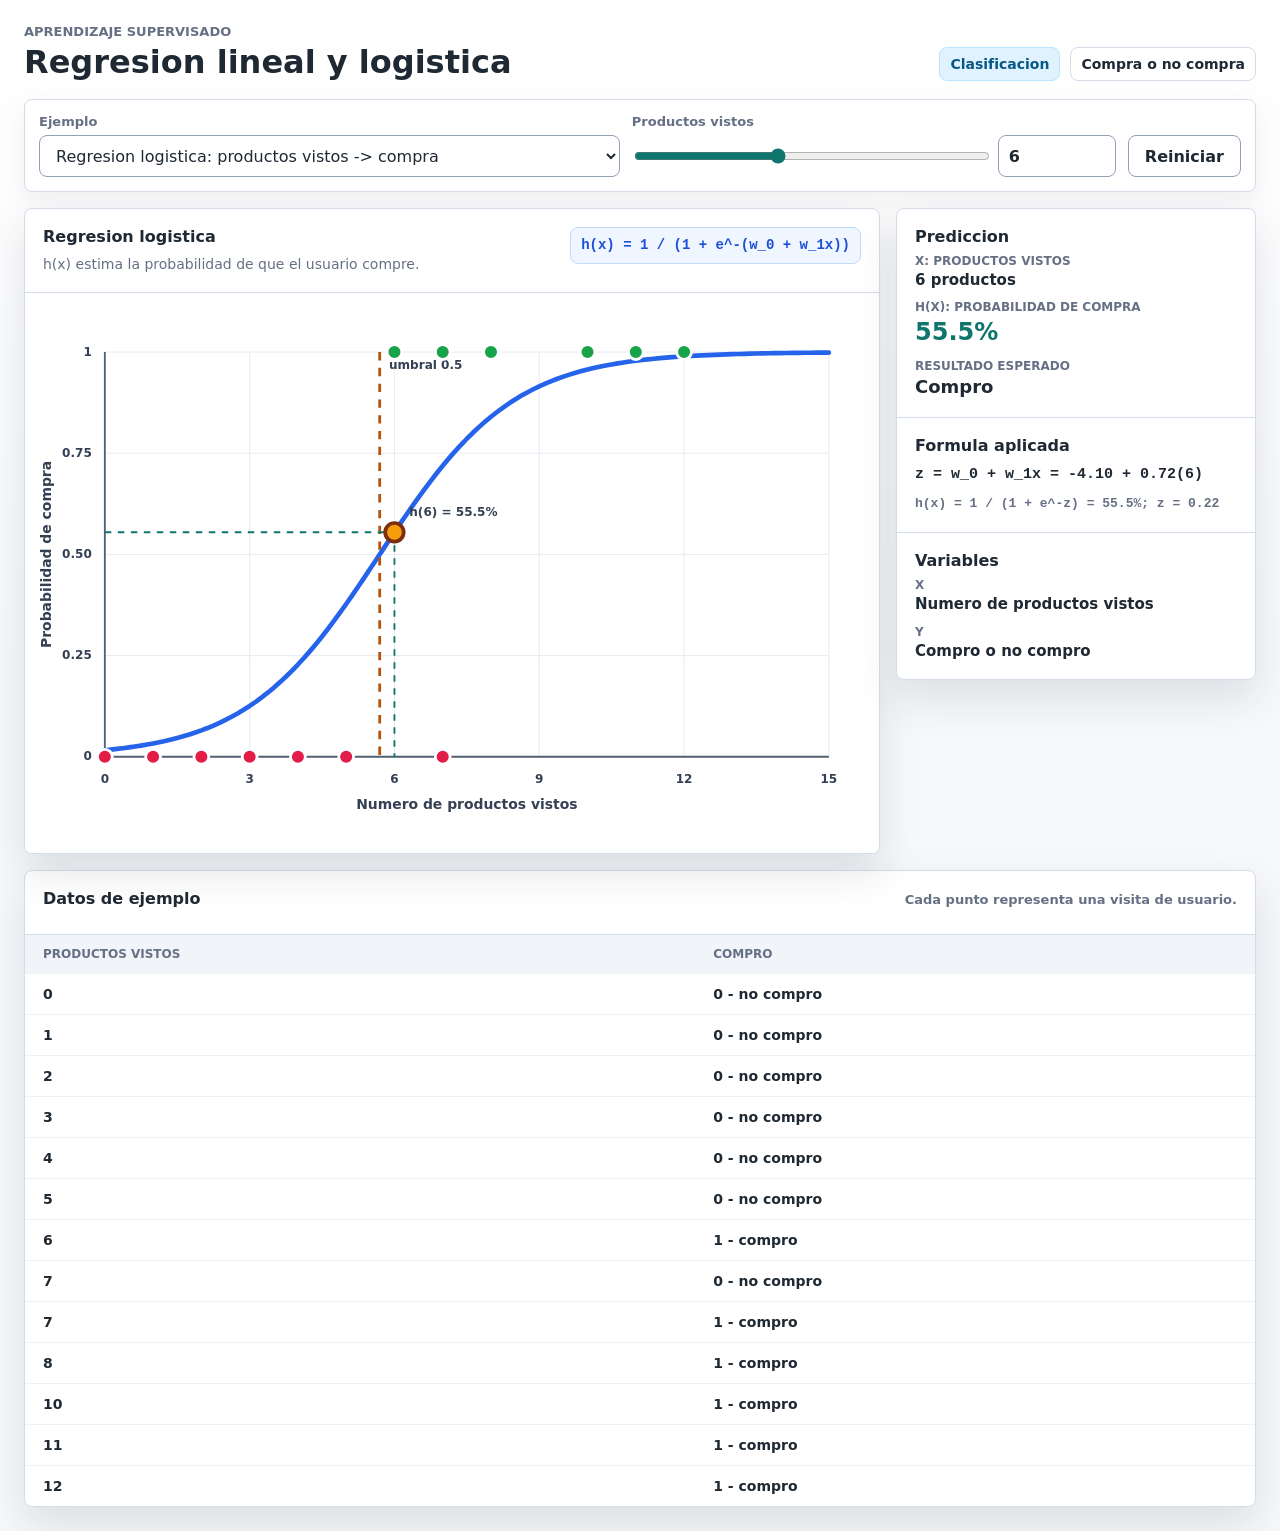
<file: 02_regresion_lineal_logistica/app_visual/index.html>
<!doctype html>
<html lang="es">
  <head>
    <meta charset="utf-8" />
    <meta name="viewport" content="width=device-width, initial-scale=1" />
    <title>Regresion lineal y logistica</title>
    <link rel="stylesheet" href="styles.css" />
  </head>
  <body>
    <main class="app-shell">
      <section class="workspace" aria-labelledby="app-title">
        <header class="topbar">
          <div>
            <p class="eyebrow">Aprendizaje supervisado</p>
            <h1 id="app-title">Regresion lineal y logistica</h1>
          </div>
          <div class="model-summary" aria-label="Resumen del modelo">
            <span id="modelBadge">Clasificacion</span>
            <strong id="targetBadge">Compra o no compra</strong>
          </div>
        </header>

        <section class="control-panel" aria-label="Controles del ejemplo">
          <div class="field model-field">
            <label for="problemType">Ejemplo</label>
            <select id="problemType">
              <option value="logistic">
                Regresion logistica: productos vistos -> compra
              </option>
              <option value="linear">
                Regresion lineal: anuncios -> ingresos
              </option>
            </select>
          </div>

          <div class="field range-field">
            <label id="xLabel" for="xRange">Productos vistos</label>
            <div class="range-row">
              <input id="xRange" type="range" min="0" max="15" step="1" />
              <input
                id="xNumber"
                class="number-input"
                type="number"
                min="0"
                max="15"
                step="1"
                inputmode="decimal"
              />
            </div>
          </div>

          <button id="resetExample" class="ghost-button" type="button">
            Reiniciar
          </button>
        </section>

        <section class="visual-grid">
          <section class="chart-panel" aria-label="Grafica del modelo">
            <div class="chart-heading">
              <div>
                <h2 id="chartTitle">Regresion logistica</h2>
                <p id="chartSubtitle">
                  h(x) estima la probabilidad de compra.
                </p>
              </div>
              <span id="equationPill" class="equation-pill">
                h(x) = sigmoid(w_0 + w_1x)
              </span>
            </div>

            <svg
              id="modelChart"
              class="model-chart"
              viewBox="0 0 920 560"
              role="img"
              aria-label="Grafica del ejemplo seleccionado"
            ></svg>
          </section>

          <aside class="side-panel" aria-label="Resultado de prediccion">
            <section class="panel-section">
              <h2>Prediccion</h2>
              <dl class="metric-list">
                <div>
                  <dt id="inputMetricLabel">x: productos vistos</dt>
                  <dd id="inputMetric">-</dd>
                </div>
                <div>
                  <dt id="outputMetricLabel">h(x)</dt>
                  <dd id="outputMetric">-</dd>
                </div>
                <div>
                  <dt id="decisionMetricLabel">Resultado esperado</dt>
                  <dd id="decisionMetric">-</dd>
                </div>
              </dl>
            </section>

            <section class="panel-section formula-section">
              <h2>Formula aplicada</h2>
              <p id="formulaLine" class="formula-line"></p>
              <p id="calculationLine" class="calculation-line"></p>
            </section>

            <section class="panel-section">
              <h2>Variables</h2>
              <dl class="variable-list">
                <div>
                  <dt>x</dt>
                  <dd id="xDescription">Numero de productos vistos</dd>
                </div>
                <div>
                  <dt>y</dt>
                  <dd id="yDescription">Compro o no compro</dd>
                </div>
              </dl>
            </section>
          </aside>
        </section>

        <section class="data-panel" aria-label="Datos de entrenamiento">
          <div class="data-heading">
            <h2>Datos de ejemplo</h2>
            <p id="dataNote">
              Cada punto representa una visita de usuario.
            </p>
          </div>
          <div class="table-wrap">
            <table>
              <thead>
                <tr>
                  <th id="tableXHeader">x</th>
                  <th id="tableYHeader">y</th>
                </tr>
              </thead>
              <tbody id="dataRows"></tbody>
            </table>
          </div>
        </section>
      </section>
    </main>

    <script src="app.js"></script>
  </body>
</html>
</file>
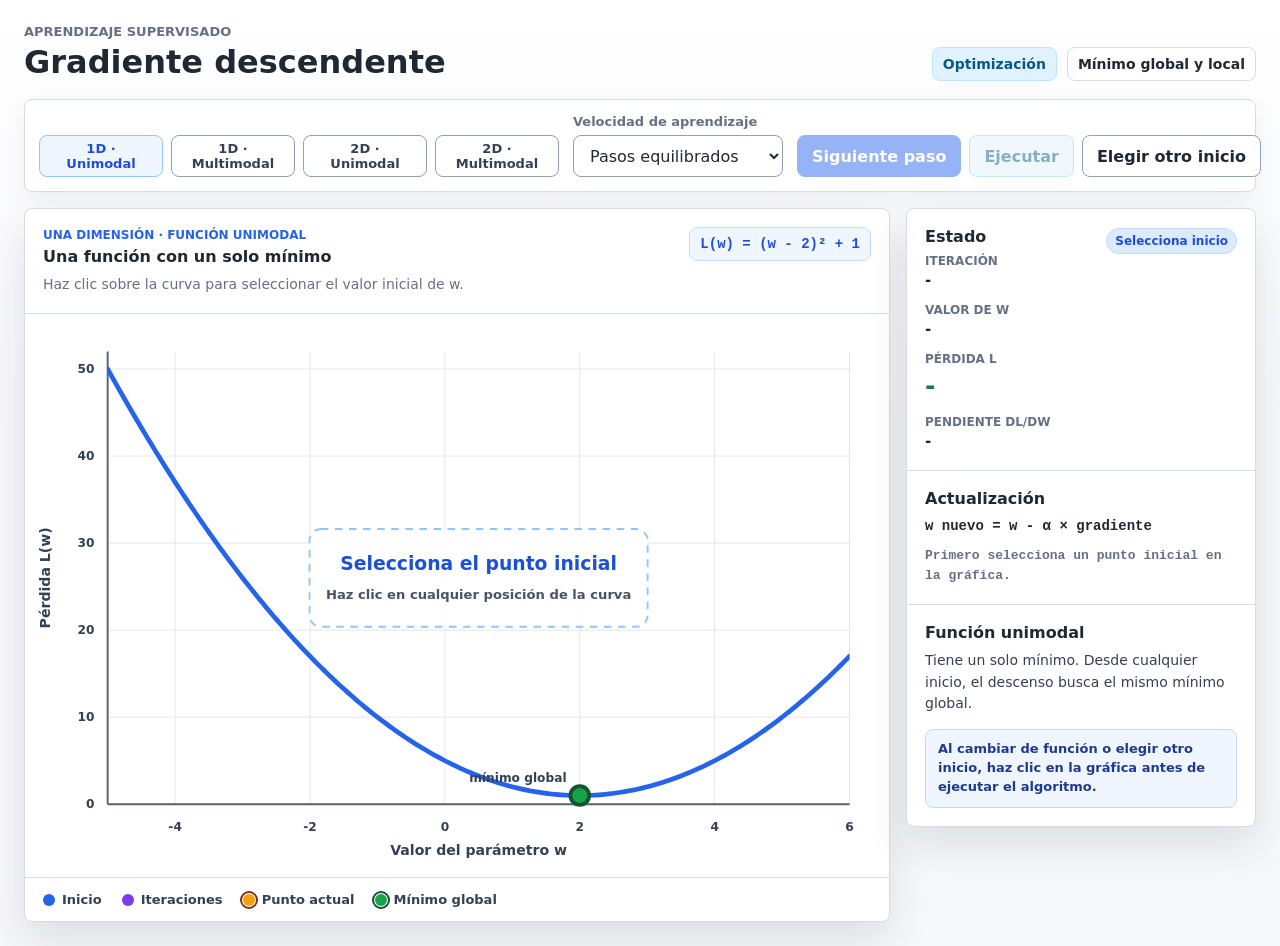
<file: 03_gradiente_descendente/app_visual/index.html>
<!doctype html>
<html lang="es">
  <head>
    <meta charset="utf-8" />
    <meta name="viewport" content="width=device-width, initial-scale=1" />
    <title>Gradiente descendente: funciones unimodales y multimodales</title>
    <link rel="stylesheet" href="styles.css" />
  </head>
  <body>
    <main class="app-shell">
      <section class="workspace" aria-labelledby="app-title">
        <header class="topbar">
          <div>
            <p class="eyebrow">Aprendizaje supervisado</p>
            <h1 id="app-title">Gradiente descendente</h1>
          </div>
          <div class="topic-summary" aria-label="Resumen del tema">
            <span>Optimización</span>
            <strong>Mínimo global y local</strong>
          </div>
        </header>

        <section class="control-panel" aria-label="Controles del ejemplo">
          <div class="scenario-switch" aria-label="Función del ejemplo">
            <button
              class="scenario-button active"
              data-mode="1d-unimodal"
              type="button"
            >
              1D · Unimodal
            </button>
            <button
              class="scenario-button"
              data-mode="1d-multimodal"
              type="button"
            >
              1D · Multimodal
            </button>
            <button
              class="scenario-button"
              data-mode="2d-unimodal"
              type="button"
            >
              2D · Unimodal
            </button>
            <button
              class="scenario-button"
              data-mode="2d-multimodal"
              type="button"
            >
              2D · Multimodal
            </button>
          </div>

          <div class="field">
            <label for="learningRate">Velocidad de aprendizaje</label>
            <select id="learningRate">
              <option value="short">Pasos cortos</option>
              <option value="balanced" selected>Pasos equilibrados</option>
              <option value="large">Pasos grandes</option>
            </select>
          </div>

          <div class="button-group">
            <button id="stepButton" class="primary-button" type="button">
              Siguiente paso
            </button>
            <button id="runButton" class="secondary-button" type="button">
              Ejecutar
            </button>
            <button id="resetButton" class="ghost-button" type="button">
              Elegir otro inicio
            </button>
          </div>
        </section>

        <section class="visual-grid">
          <section class="chart-panel" aria-label="Visualización del descenso">
            <div class="chart-heading">
              <div>
                <p id="stageLabel" class="stage-label">
                  Una dimensión · Función unimodal
                </p>
                <h2 id="chartTitle">Una función con un solo mínimo</h2>
                <p id="chartSubtitle">
                  Haz clic sobre la gráfica para seleccionar el punto inicial.
                </p>
              </div>
              <span id="formulaPill" class="formula-pill">
                L(w) = (w - 2)² + 1
              </span>
            </div>

            <svg
              id="gradientChart"
              class="gradient-chart selecting"
              viewBox="0 0 920 600"
              role="img"
              aria-label="Recorrido del gradiente descendente"
            ></svg>

            <div class="legend" aria-label="Leyenda">
              <span><i class="dot start"></i> Inicio</span>
              <span><i class="dot route"></i> Iteraciones</span>
              <span><i class="dot current"></i> Punto actual</span>
              <span><i class="dot minimum"></i> Mínimo global</span>
              <span id="localLegend" class="hidden">
                <i class="dot local-minimum"></i> Mínimo local
              </span>
            </div>
          </section>

          <aside class="side-panel" aria-label="Estado del algoritmo">
            <section class="panel-section result-section">
              <div class="result-heading">
                <h2>Estado</h2>
                <span id="statusBadge" class="status-badge waiting">
                  Selecciona inicio
                </span>
              </div>
              <dl class="metric-list">
                <div>
                  <dt>Iteración</dt>
                  <dd id="iterationValue">-</dd>
                </div>
                <div>
                  <dt id="positionLabel">Valor de w</dt>
                  <dd id="positionValue">-</dd>
                </div>
                <div>
                  <dt>Pérdida L</dt>
                  <dd id="lossValue" class="main-metric">-</dd>
                </div>
                <div>
                  <dt id="gradientLabel">Gradiente</dt>
                  <dd id="gradientValue">-</dd>
                </div>
              </dl>
            </section>

            <section class="panel-section update-section">
              <h2>Actualización</h2>
              <p id="updateFormula" class="update-formula">
                w nuevo = w - α × gradiente
              </p>
              <p id="updateCalculation" class="update-calculation">
                Primero selecciona un punto inicial en la gráfica.
              </p>
            </section>

            <section class="panel-section">
              <h2 id="explanationTitle">Función unimodal</h2>
              <p id="explanationText" class="explanation">
                Tiene un solo mínimo. Desde cualquier inicio, el descenso busca
                el mismo mínimo global.
              </p>
              <p class="selection-note">
                Al cambiar de función o elegir otro inicio, haz clic en la
                gráfica antes de ejecutar el algoritmo.
              </p>
            </section>
          </aside>
        </section>
      </section>
    </main>

    <script src="app.js"></script>
  </body>
</html>
</file>
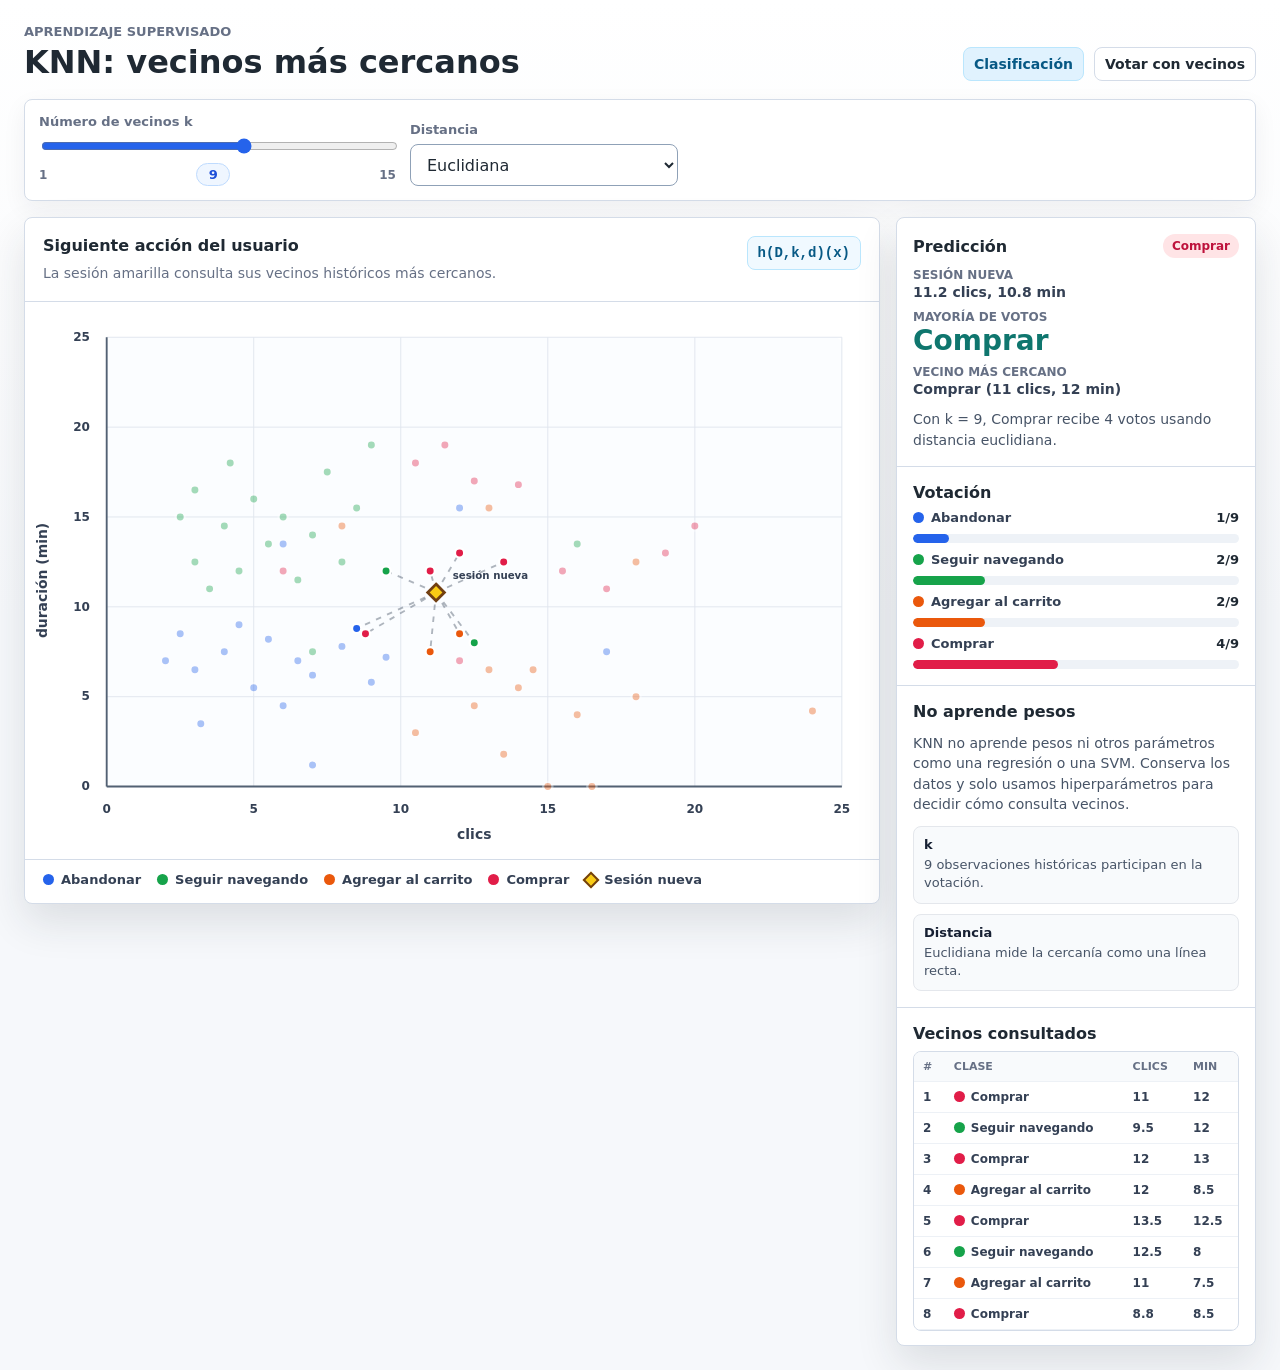
<file: 04_knn/app_visual/index.html>
<!doctype html>
<html lang="es">
  <head>
    <meta charset="utf-8" />
    <meta name="viewport" content="width=device-width, initial-scale=1" />
    <title>KNN: vecinos más cercanos</title>
    <link rel="icon" href="data:," />
    <link rel="stylesheet" href="styles.css" />
  </head>
  <body>
    <main class="app-shell">
      <section class="workspace" aria-labelledby="app-title">
        <header class="topbar">
          <div>
            <p class="eyebrow">Aprendizaje supervisado</p>
            <h1 id="app-title">KNN: vecinos más cercanos</h1>
          </div>
          <div class="topic-summary" aria-label="Resumen del tema">
            <span>Clasificación</span>
            <strong>Votar con vecinos</strong>
          </div>
        </header>

        <section class="control-panel" aria-label="Controles de KNN">
          <div class="field range-field">
            <label for="kValue">Número de vecinos k</label>
            <input
              id="kValue"
              type="range"
              min="1"
              max="15"
              step="2"
              value="9"
            />
            <div class="range-row" aria-hidden="true">
              <span>1</span>
              <output id="kOutput" for="kValue">9</output>
              <span>15</span>
            </div>
          </div>

          <div class="field">
            <label for="distanceMetric">Distancia</label>
            <select id="distanceMetric">
              <option value="euclidean" selected>Euclidiana</option>
              <option value="manhattan">Manhattan</option>
            </select>
          </div>
        </section>

        <section class="visual-grid">
          <section class="chart-panel" aria-label="Visualización de KNN">
            <div class="chart-heading">
              <div>
                <h2>Siguiente acción del usuario</h2>
                <p id="chartSubtitle">
                  La sesión amarilla consulta sus vecinos históricos más
                  cercanos.
                </p>
              </div>
              <span id="modelFormula" class="formula-pill">h(D,k,d)(x)</span>
            </div>

            <svg
              id="knnChart"
              class="knn-chart"
              viewBox="0 0 920 600"
              role="img"
              aria-label="Puntos historicos y vecinos mas cercanos"
            ></svg>

            <div class="legend" aria-label="Leyenda">
              <span><i class="dot abandon"></i> Abandonar</span>
              <span><i class="dot browse"></i> Seguir navegando</span>
              <span><i class="dot cart"></i> Agregar al carrito</span>
              <span><i class="dot buy"></i> Comprar</span>
              <span><i class="probe-sample"></i> Sesión nueva</span>
            </div>
          </section>

          <aside class="side-panel" aria-label="Resultado de KNN">
            <section class="panel-section result-section">
              <div class="result-heading">
                <h2>Predicción</h2>
                <span id="statusBadge" class="status-badge buy">Comprar</span>
              </div>
              <dl class="metric-list">
                <div>
                  <dt>Sesión nueva</dt>
                  <dd id="probeValue">11.2 clics, 10.8 min</dd>
                </div>
                <div>
                  <dt>Mayoría de votos</dt>
                  <dd id="predictionValue" class="main-metric">Comprar</dd>
                </div>
                <div>
                  <dt>Vecino más cercano</dt>
                  <dd id="nearestValue">-</dd>
                </div>
              </dl>
              <p id="winnerReason" class="microcopy">
                Con k = 9, Comprar recibe más votos que las demás clases.
              </p>
            </section>

            <section class="panel-section">
              <h2>Votación</h2>
              <div id="votesList" class="votes-list"></div>
            </section>

            <section class="panel-section">
              <h2>No aprende pesos</h2>
              <p class="definition">
                KNN no aprende pesos ni otros parámetros como una regresión o
                una SVM. Conserva los datos y solo usamos hiperparámetros para
                decidir cómo consulta vecinos.
              </p>
              <div class="concept-list">
                <div class="concept-item">
                  <span class="concept-term">k</span>
                  <p id="kMeaning">Cantidad de vecinos que votan.</p>
                </div>
                <div class="concept-item">
                  <span class="concept-term">Distancia</span>
                  <p id="distanceMeaning">Cómo medimos cercanía.</p>
                </div>
              </div>
            </section>

            <section class="panel-section neighbors-section">
              <h2>Vecinos consultados</h2>
              <div class="table-wrap">
                <table>
                  <thead>
                    <tr>
                      <th>#</th>
                      <th>Clase</th>
                      <th>Clics</th>
                      <th>Min</th>
                    </tr>
                  </thead>
                  <tbody id="neighborsTable"></tbody>
                </table>
              </div>
            </section>
          </aside>
        </section>
      </section>
    </main>

    <script src="app.js"></script>
  </body>
</html>
</file>
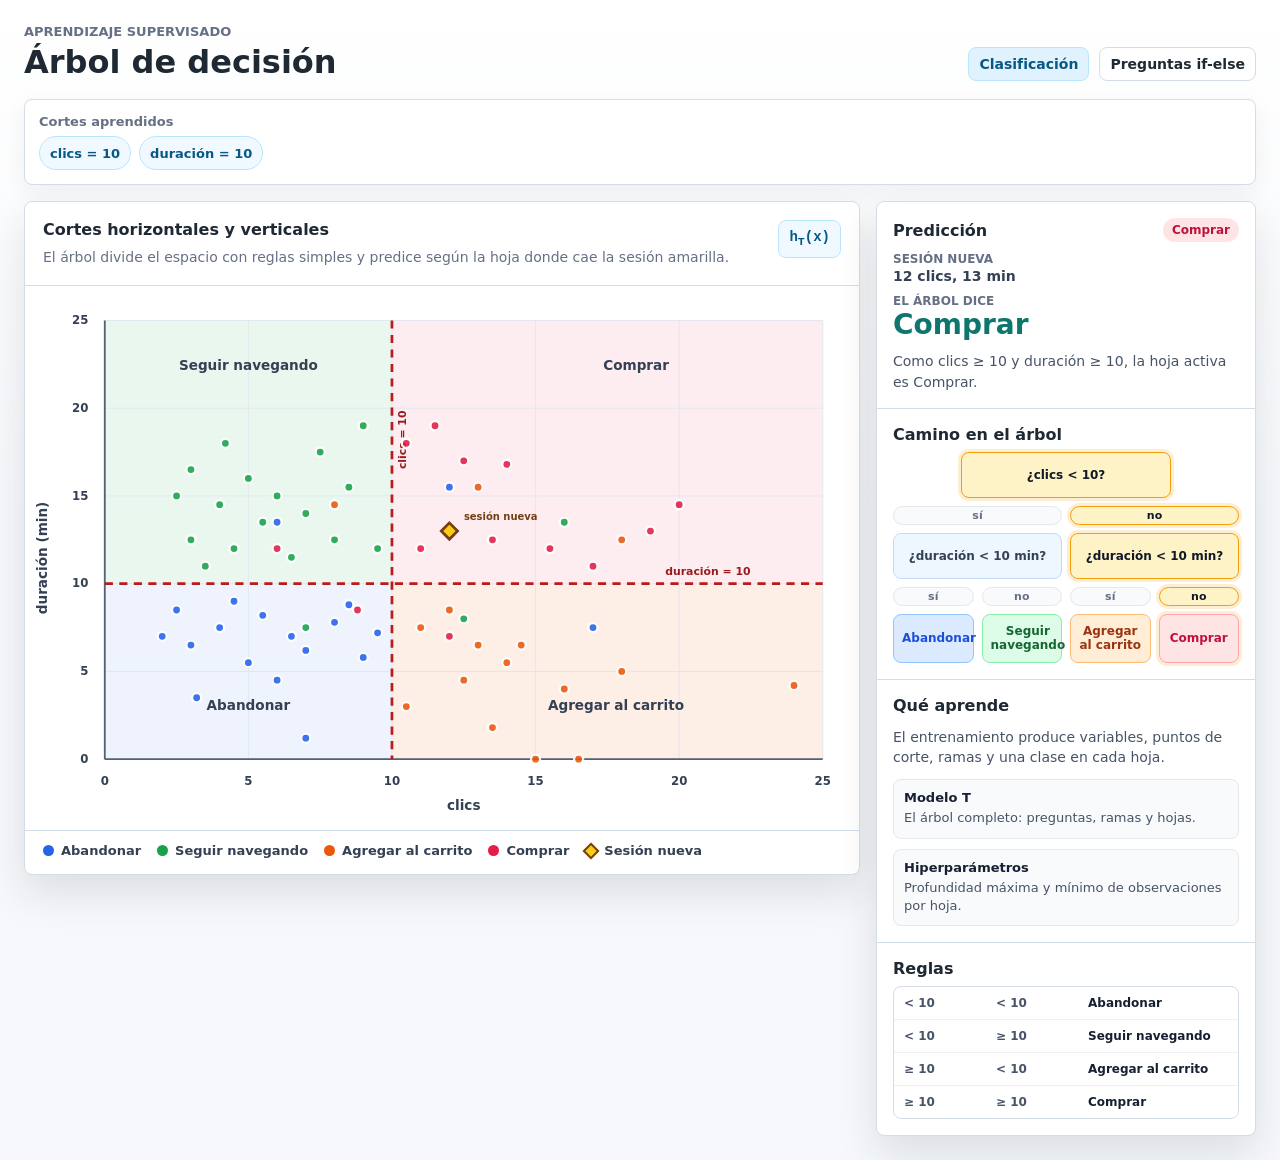
<file: 05_arbol_decision/app_visual/index.html>
<!doctype html>
<html lang="es">
  <head>
    <meta charset="utf-8" />
    <meta name="viewport" content="width=device-width, initial-scale=1" />
    <title>Árbol de decisión</title>
    <link rel="icon" href="data:," />
    <link rel="stylesheet" href="styles.css" />
  </head>
  <body>
    <main class="app-shell">
      <section class="workspace" aria-labelledby="app-title">
        <header class="topbar">
          <div>
            <p class="eyebrow">Aprendizaje supervisado</p>
            <h1 id="app-title">Árbol de decisión</h1>
          </div>
          <div class="topic-summary" aria-label="Resumen del tema">
            <span>Clasificación</span>
            <strong>Preguntas if-else</strong>
          </div>
        </header>

        <section class="control-panel" aria-label="Controles del árbol">
          <div class="field compact-field">
            <span class="readonly-label">Cortes aprendidos</span>
            <div class="threshold-pills" aria-label="Cortes del árbol">
              <span>clics = 10</span>
              <span>duración = 10</span>
            </div>
          </div>
        </section>

        <section class="visual-grid">
          <section class="chart-panel" aria-label="Regiones del árbol">
            <div class="chart-heading">
              <div>
                <h2>Cortes horizontales y verticales</h2>
                <p>
                  El árbol divide el espacio con reglas simples y predice según
                  la hoja donde cae la sesión amarilla.
                </p>
              </div>
              <span class="formula-pill">h<sub>T</sub>(x)</span>
            </div>

            <svg
              id="treeChart"
              class="tree-chart"
              viewBox="0 0 920 600"
              role="img"
              aria-label="Regiones de decision de un arbol"
            ></svg>

            <div class="legend" aria-label="Leyenda">
              <span><i class="dot abandon"></i> Abandonar</span>
              <span><i class="dot browse"></i> Seguir navegando</span>
              <span><i class="dot cart"></i> Agregar al carrito</span>
              <span><i class="dot buy"></i> Comprar</span>
              <span><i class="probe-sample"></i> Sesión nueva</span>
            </div>
          </section>

          <aside class="side-panel" aria-label="Árbol y predicción">
            <section class="panel-section result-section">
              <div class="result-heading">
                <h2>Predicción</h2>
                <span id="statusBadge" class="status-badge buy">Comprar</span>
              </div>
              <dl class="metric-list">
                <div>
                  <dt>Sesión nueva</dt>
                  <dd id="probeValue">12 clics, 13 min</dd>
                </div>
                <div>
                  <dt>El árbol dice</dt>
                  <dd id="predictionValue" class="main-metric">Comprar</dd>
                </div>
              </dl>
              <p id="ruleText" class="microcopy">
                Como clics ≥ 10 y duración ≥ 10, la hoja activa es Comprar.
              </p>
            </section>

            <section class="panel-section tree-section">
              <h2>Camino en el árbol</h2>
              <div class="tree-diagram" aria-label="Árbol de decisión">
                <div class="tree-row root-row">
                  <div id="nodeRoot" class="tree-node question">
                    ¿clics &lt; 10?
                  </div>
                </div>

                <div class="branch-row">
                  <span id="branchClickYes">sí</span>
                  <span id="branchClickNo">no</span>
                </div>

                <div class="tree-row split-row">
                  <div id="nodeLeftDuration" class="tree-node question">
                    ¿duración &lt; 10 min?
                  </div>
                  <div id="nodeRightDuration" class="tree-node question">
                    ¿duración &lt; 10 min?
                  </div>
                </div>

                <div class="branch-row four-branches">
                  <span id="branchAbandon">sí</span>
                  <span id="branchBrowse">no</span>
                  <span id="branchCart">sí</span>
                  <span id="branchBuy">no</span>
                </div>

                <div class="tree-row leaves-row">
                  <div id="leafAbandon" class="tree-node leaf abandon">
                    Abandonar
                  </div>
                  <div id="leafBrowse" class="tree-node leaf browse">
                    Seguir navegando
                  </div>
                  <div id="leafCart" class="tree-node leaf cart">
                    Agregar al carrito
                  </div>
                  <div id="leafBuy" class="tree-node leaf buy">Comprar</div>
                </div>
              </div>
            </section>

            <section class="panel-section">
              <h2>Qué aprende</h2>
              <p class="definition">
                El entrenamiento produce variables, puntos de corte, ramas y una
                clase en cada hoja.
              </p>
              <div class="concept-list">
                <div class="concept-item">
                  <span class="concept-term">Modelo T</span>
                  <p>El árbol completo: preguntas, ramas y hojas.</p>
                </div>
                <div class="concept-item">
                  <span class="concept-term">Hiperparámetros</span>
                  <p>Profundidad máxima y mínimo de observaciones por hoja.</p>
                </div>
              </div>
            </section>

            <section class="panel-section">
              <h2>Reglas</h2>
              <div class="rules-table">
                <div>
                  <span>&lt; 10</span><span>&lt; 10</span
                  ><strong>Abandonar</strong>
                </div>
                <div>
                  <span>&lt; 10</span><span>≥ 10</span
                  ><strong>Seguir navegando</strong>
                </div>
                <div>
                  <span>≥ 10</span><span>&lt; 10</span
                  ><strong>Agregar al carrito</strong>
                </div>
                <div>
                  <span>≥ 10</span><span>≥ 10</span><strong>Comprar</strong>
                </div>
              </div>
            </section>
          </aside>
        </section>
      </section>
    </main>

    <script src="app.js"></script>
  </body>
</html>
</file>
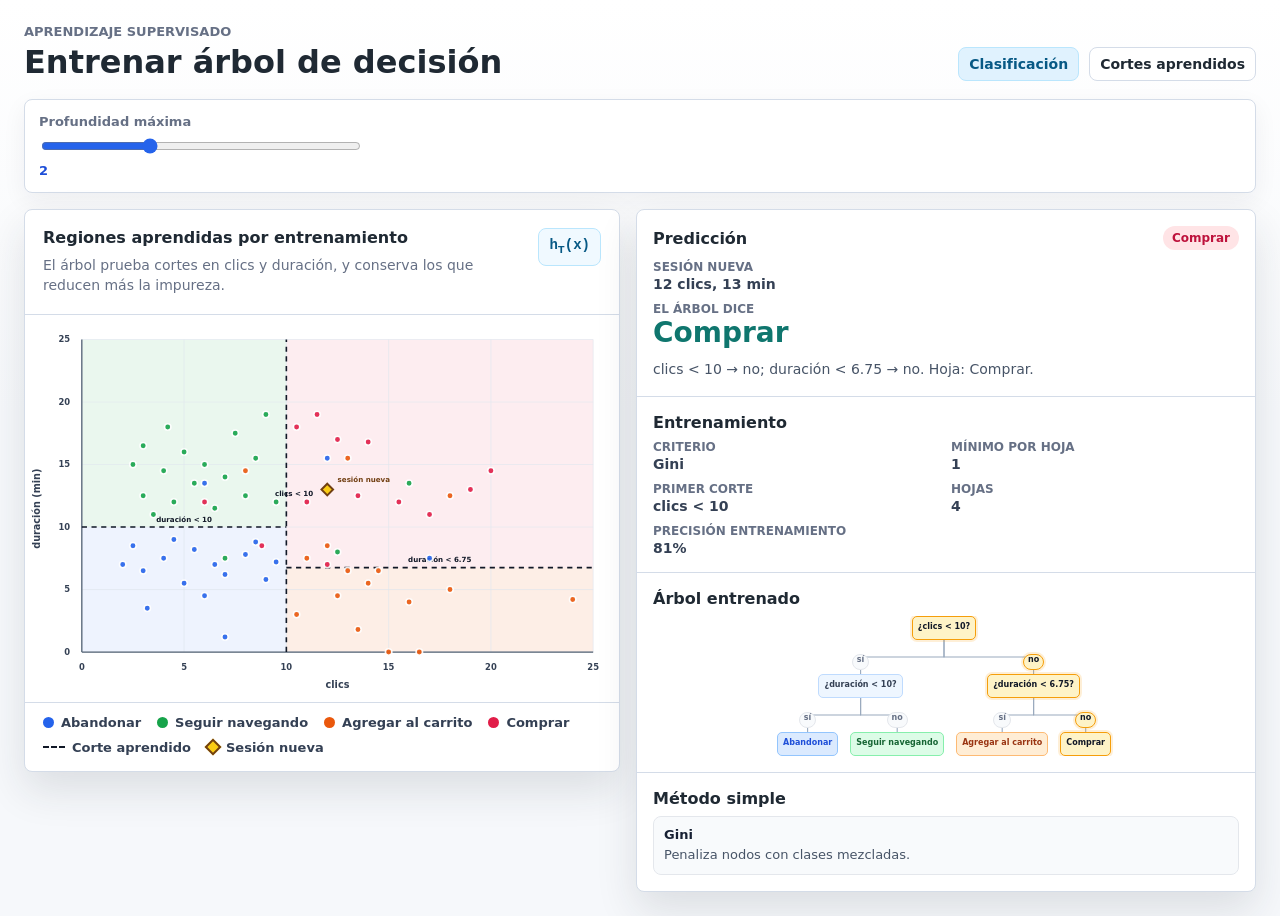
<file: 06_arbol_decision_entrenamiento/app_visual/index.html>
<!doctype html>
<html lang="es">
  <head>
    <meta charset="utf-8" />
    <meta name="viewport" content="width=device-width, initial-scale=1" />
    <title>Entrenar árbol de decisión</title>
    <link rel="icon" href="data:," />
    <link rel="stylesheet" href="styles.css" />
  </head>
  <body>
    <main class="app-shell">
      <section class="workspace" aria-labelledby="app-title">
        <header class="topbar">
          <div>
            <p class="eyebrow">Aprendizaje supervisado</p>
            <h1 id="app-title">Entrenar árbol de decisión</h1>
          </div>
          <div class="topic-summary" aria-label="Resumen del tema">
            <span>Clasificación</span>
            <strong>Cortes aprendidos</strong>
          </div>
        </header>

        <section class="control-panel" aria-label="Controles de entrenamiento">
          <div class="field">
            <label for="maxDepthInput">Profundidad máxima</label>
            <input
              id="maxDepthInput"
              type="range"
              min="1"
              max="4"
              step="1"
              value="2"
            />
            <output id="maxDepthOutput" for="maxDepthInput">2</output>
          </div>
        </section>

        <section class="visual-grid">
          <section class="chart-panel" aria-label="Regiones entrenadas">
            <div class="chart-heading">
              <div>
                <h2>Regiones aprendidas por entrenamiento</h2>
                <p>
                  El árbol prueba cortes en clics y duración, y conserva los que
                  reducen más la impureza.
                </p>
              </div>
              <span class="formula-pill">h<sub>T</sub>(x)</span>
            </div>

            <svg
              id="trainingChart"
              class="training-chart"
              viewBox="0 0 920 600"
              role="img"
              aria-label="Regiones aprendidas por un arbol de decision"
            ></svg>

            <div class="legend" aria-label="Leyenda">
              <span><i class="dot abandon"></i> Abandonar</span>
              <span><i class="dot browse"></i> Seguir navegando</span>
              <span><i class="dot cart"></i> Agregar al carrito</span>
              <span><i class="dot buy"></i> Comprar</span>
              <span><i class="line-sample"></i> Corte aprendido</span>
              <span><i class="probe-sample"></i> Sesión nueva</span>
            </div>
          </section>

          <aside class="side-panel" aria-label="Resultado del entrenamiento">
            <section class="panel-section result-section">
              <div class="result-heading">
                <h2>Predicción</h2>
                <span id="statusBadge" class="status-badge buy">Comprar</span>
              </div>
              <dl class="metric-list">
                <div>
                  <dt>Sesión nueva</dt>
                  <dd id="probeValue">12 clics, 13 min</dd>
                </div>
                <div>
                  <dt>El árbol dice</dt>
                  <dd id="predictionValue" class="main-metric">Comprar</dd>
                </div>
              </dl>
              <p id="pathText" class="microcopy">Ruta pendiente.</p>
            </section>

            <section class="panel-section">
              <h2>Entrenamiento</h2>
              <dl class="metric-list compact-metrics">
                <div>
                  <dt>Criterio</dt>
                  <dd id="criterionValue">Gini</dd>
                </div>
                <div>
                  <dt>Mínimo por hoja</dt>
                  <dd id="minLeafValue">1</dd>
                </div>
                <div>
                  <dt>Primer corte</dt>
                  <dd id="rootSplitValue">-</dd>
                </div>
                <div>
                  <dt>Hojas</dt>
                  <dd id="leafCountValue">-</dd>
                </div>
                <div>
                  <dt>Precisión entrenamiento</dt>
                  <dd id="accuracyValue">-</dd>
                </div>
              </dl>
            </section>

            <section class="panel-section tree-section">
              <h2>Árbol entrenado</h2>
              <div id="treeContainer" class="trained-tree"></div>
            </section>

            <section class="panel-section">
              <h2>Método simple</h2>
              <div class="concept-list">
                <div class="concept-item">
                  <span class="concept-term">Gini</span>
                  <p>Penaliza nodos con clases mezcladas.</p>
                </div>
              </div>
            </section>
          </aside>
        </section>
      </section>
    </main>

    <script src="app.js"></script>
  </body>
</html>
</file>
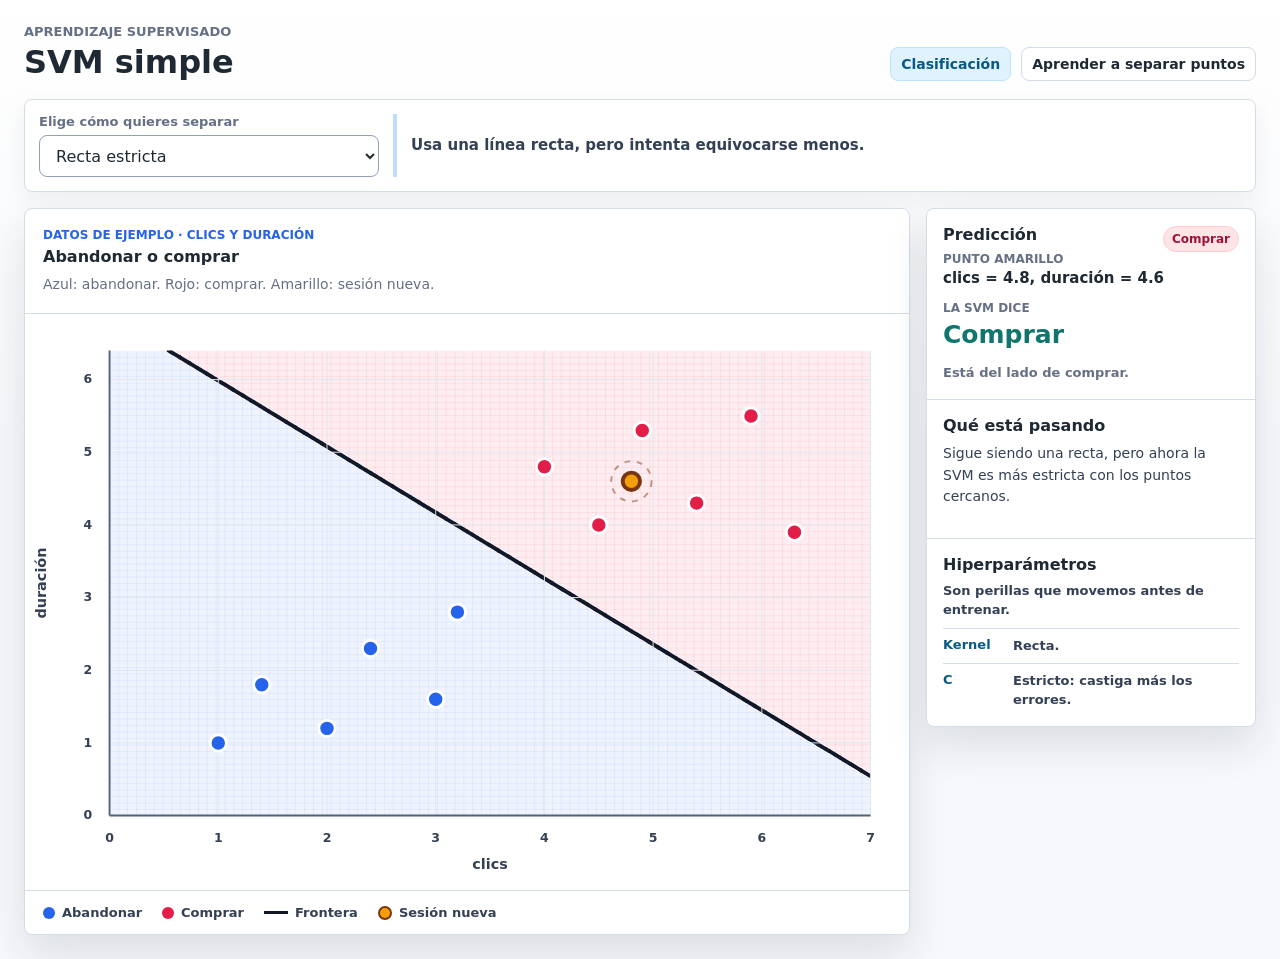
<file: 07_svm/app_visual/index.html>
<!doctype html>
<html lang="es">
  <head>
    <meta charset="utf-8" />
    <meta name="viewport" content="width=device-width, initial-scale=1" />
    <title>SVM simple</title>
    <link rel="icon" href="data:," />
    <link rel="stylesheet" href="styles.css" />
  </head>
  <body>
    <main class="app-shell">
      <section class="workspace" aria-labelledby="app-title">
        <header class="topbar">
          <div>
            <p class="eyebrow">Aprendizaje supervisado</p>
            <h1 id="app-title">SVM simple</h1>
          </div>
          <div class="topic-summary" aria-label="Resumen del tema">
            <span>Clasificación</span>
            <strong>Aprender a separar puntos</strong>
          </div>
        </header>

        <section class="control-panel" aria-label="Controles del modelo">
          <div class="field">
            <label for="modelPreset">Elige cómo quieres separar</label>
            <select id="modelPreset">
              <option value="linear-c10" selected>Recta estricta</option>
              <option value="rbf-c1">Curva flexible</option>
            </select>
          </div>

          <div class="preset-copy">
            <p id="presetSummary" class="preset-summary">
              Usa una línea recta, pero intenta equivocarse menos.
            </p>
          </div>
        </section>

        <section class="visual-grid">
          <section class="chart-panel" aria-label="Visualización de SVM">
            <div class="chart-heading">
              <div>
                <p class="stage-label">Datos de ejemplo · clics y duración</p>
                <h2 id="chartTitle">Abandonar o comprar</h2>
                <p id="chartSubtitle">
                  Azul: abandonar. Rojo: comprar. Amarillo: sesión nueva.
                </p>
              </div>
            </div>

            <svg
              id="svmChart"
              class="svm-chart"
              viewBox="0 0 920 600"
              role="img"
              aria-label="Frontera de decisión de una SVM en dos dimensiones"
            ></svg>

            <div class="legend" aria-label="Leyenda">
              <span><i class="dot abandon"></i> Abandonar</span>
              <span><i class="dot buy"></i> Comprar</span>
              <span><i class="line-sample boundary"></i> Frontera</span>
              <span><i class="probe-sample"></i> Sesión nueva</span>
            </div>
          </section>

          <aside class="side-panel" aria-label="Estado del modelo">
            <section class="panel-section result-section">
              <div class="result-heading">
                <h2>Predicción</h2>
                <span id="statusBadge" class="status-badge buy">Comprar</span>
              </div>
              <dl class="metric-list">
                <div>
                  <dt>Punto amarillo</dt>
                  <dd id="probeValue">clics = 4.8, duración = 4.6</dd>
                </div>
                <div>
                  <dt>La SVM dice</dt>
                  <dd id="predictionValue" class="main-metric">Comprar</dd>
                </div>
              </dl>
              <p id="predictionHelp" class="microcopy">
                La respuesta depende del lado donde cae el punto amarillo.
              </p>
            </section>

            <section class="panel-section">
              <h2>Qué está pasando</h2>
              <p id="explanationText" class="explanation">
                La SVM dibuja una frontera para separar los puntos azules de
                los rojos.
              </p>
            </section>

            <section class="panel-section">
              <h2>Hiperparámetros</h2>
              <p class="definition">
                Son perillas que movemos antes de entrenar.
              </p>
              <div class="concept-list">
                <div class="concept-item">
                  <span class="concept-term">Kernel</span>
                  <p id="kernelMeaning">
                    Forma de la frontera.
                  </p>
                </div>
                <div class="concept-item">
                  <span class="concept-term">C</span>
                  <p id="cMeaning">
                    Qué tan exigente es.
                  </p>
                </div>
                <div id="gammaItem" class="concept-item" hidden>
                  <span class="concept-term">gamma</span>
                  <p id="gammaMeaning">
                    Qué tanto se curva.
                  </p>
                </div>
              </div>
            </section>
          </aside>
        </section>
      </section>
    </main>

    <script src="app.js"></script>
  </body>
</html>
</file>
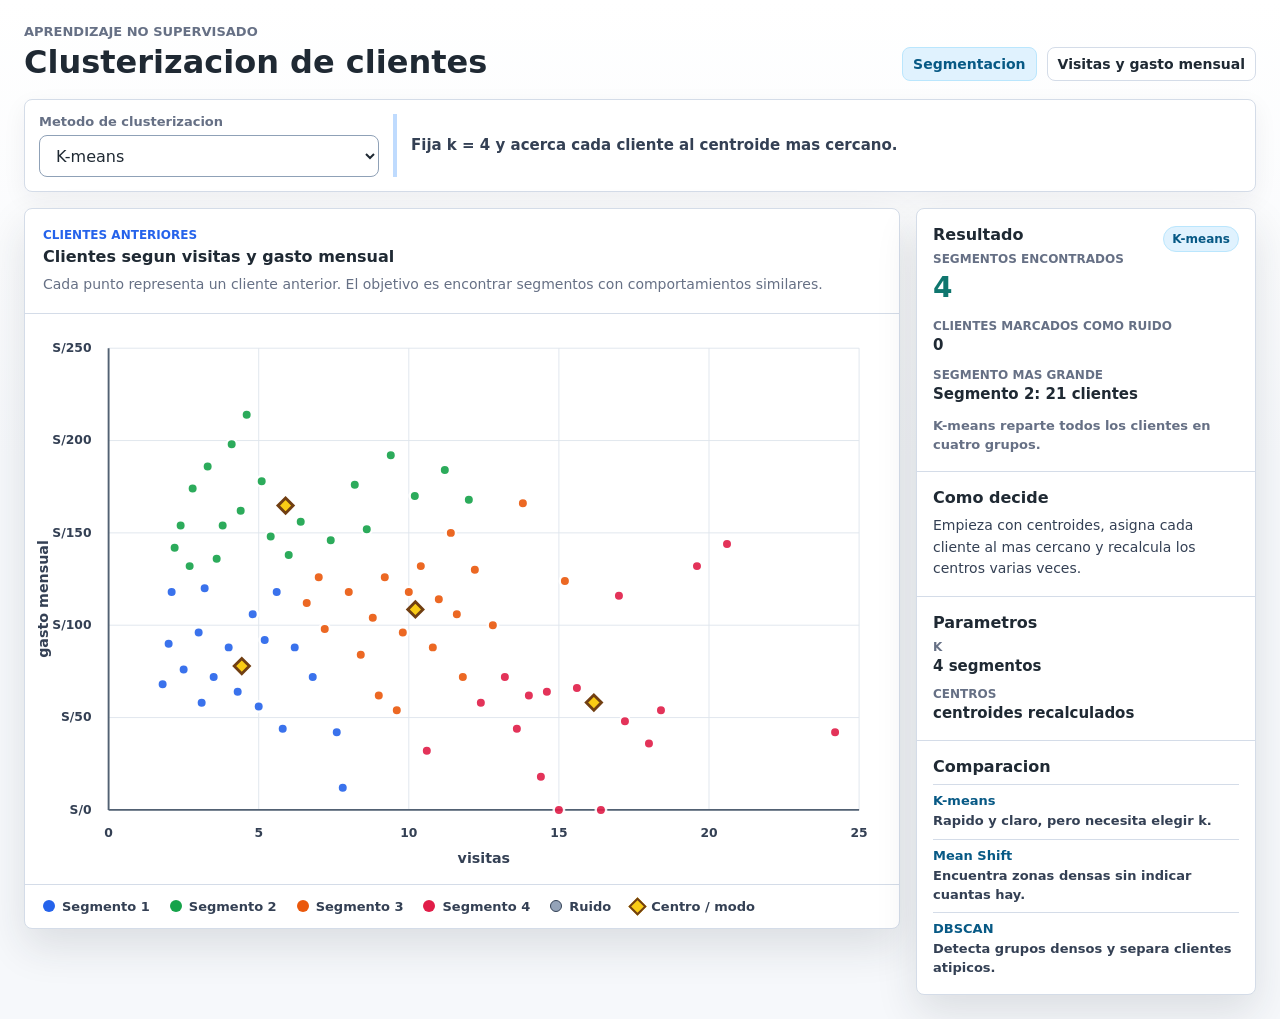
<file: 08_clusterizacion/app_visual/index.html>
<!doctype html>
<html lang="es">
  <head>
    <meta charset="utf-8" />
    <meta name="viewport" content="width=device-width, initial-scale=1" />
    <title>Clusterizacion de clientes</title>
    <link rel="icon" href="data:," />
    <link rel="stylesheet" href="styles.css" />
  </head>
  <body>
    <main class="app-shell">
      <section class="workspace" aria-labelledby="app-title">
        <header class="topbar">
          <div>
            <p class="eyebrow">Aprendizaje no supervisado</p>
            <h1 id="app-title">Clusterizacion de clientes</h1>
          </div>
          <div class="topic-summary" aria-label="Resumen del tema">
            <span>Segmentacion</span>
            <strong>Visitas y gasto mensual</strong>
          </div>
        </header>

        <section class="control-panel" aria-label="Controles de clusterizacion">
          <div class="field">
            <label for="methodSelect">Metodo de clusterizacion</label>
            <select id="methodSelect">
              <option value="kmeans" selected>K-means</option>
              <option value="meanshift">Mean Shift</option>
              <option value="dbscan">DBSCAN</option>
            </select>
          </div>

          <div class="preset-copy">
            <p id="methodSummary" class="preset-summary">
              Fija k = 4 y acerca cada cliente al centroide mas cercano.
            </p>
          </div>
        </section>

        <section class="visual-grid">
          <section class="chart-panel" aria-label="Clientes y clusters">
            <div class="chart-heading">
              <div>
                <p class="stage-label">Clientes anteriores</p>
                <h2>Clientes segun visitas y gasto mensual</h2>
                <p>
                  Cada punto representa un cliente anterior. El objetivo es
                  encontrar segmentos con comportamientos similares.
                </p>
              </div>
            </div>

            <svg
              id="clusterChart"
              class="cluster-chart"
              viewBox="0 0 920 600"
              role="img"
              aria-label="Clientes agrupados por visitas y gasto mensual"
            ></svg>

            <div class="legend" aria-label="Leyenda">
              <span><i class="dot cluster-0"></i> Segmento 1</span>
              <span><i class="dot cluster-1"></i> Segmento 2</span>
              <span><i class="dot cluster-2"></i> Segmento 3</span>
              <span><i class="dot cluster-3"></i> Segmento 4</span>
              <span><i class="dot noise"></i> Ruido</span>
              <span><i class="center-sample"></i> Centro / modo</span>
            </div>
          </section>

          <aside class="side-panel" aria-label="Lectura del metodo">
            <section class="panel-section result-section">
              <div class="result-heading">
                <h2>Resultado</h2>
                <span id="methodBadge" class="status-badge">K-means</span>
              </div>
              <dl class="metric-list">
                <div>
                  <dt>Segmentos encontrados</dt>
                  <dd id="clusterCount" class="main-metric">4</dd>
                </div>
                <div>
                  <dt>Clientes marcados como ruido</dt>
                  <dd id="noiseCount">0</dd>
                </div>
                <div>
                  <dt>Segmento mas grande</dt>
                  <dd id="largestCluster">-</dd>
                </div>
              </dl>
              <p id="resultText" class="microcopy">
                K-means reparte todos los clientes en cuatro grupos.
              </p>
            </section>

            <section class="panel-section">
              <h2>Como decide</h2>
              <p id="explanationText" class="explanation">
                Empieza con centroides, asigna cada cliente al mas cercano y
                recalcula los centros varias veces.
              </p>
            </section>

            <section class="panel-section">
              <h2>Parametros</h2>
              <dl class="metric-list compact">
                <div>
                  <dt id="paramOneLabel">k</dt>
                  <dd id="paramOneValue">4 segmentos</dd>
                </div>
                <div>
                  <dt id="paramTwoLabel">Escala</dt>
                  <dd id="paramTwoValue">visitas y gasto normalizados</dd>
                </div>
              </dl>
            </section>

            <section class="panel-section">
              <h2>Comparacion</h2>
              <div class="concept-list">
                <div class="concept-item">
                  <span class="concept-term">K-means</span>
                  <p>Rapido y claro, pero necesita elegir k.</p>
                </div>
                <div class="concept-item">
                  <span class="concept-term">Mean Shift</span>
                  <p>Encuentra zonas densas sin indicar cuantas hay.</p>
                </div>
                <div class="concept-item">
                  <span class="concept-term">DBSCAN</span>
                  <p>Detecta grupos densos y separa clientes atipicos.</p>
                </div>
              </div>
            </section>
          </aside>
        </section>
      </section>
    </main>

    <script src="app.js"></script>
  </body>
</html>
</file>
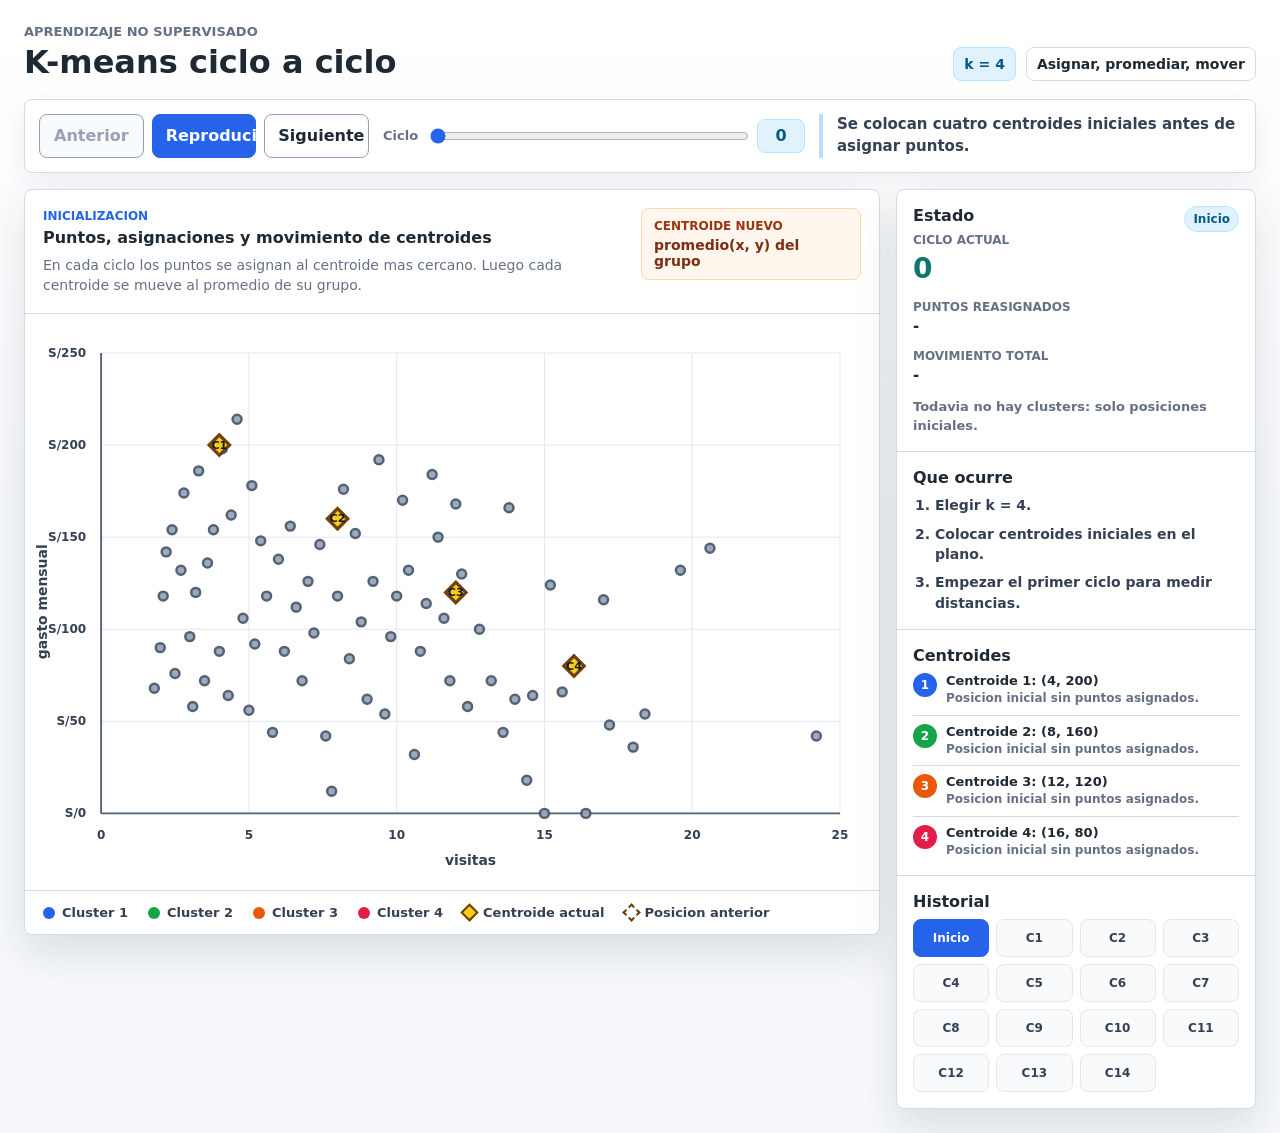
<file: 09_kmeans/app_visual/index.html>
<!doctype html>
<html lang="es">
  <head>
    <meta charset="utf-8" />
    <meta name="viewport" content="width=device-width, initial-scale=1" />
    <title>K-means ciclo a ciclo</title>
    <link rel="icon" href="data:," />
    <link rel="stylesheet" href="styles.css" />
  </head>
  <body>
    <main class="app-shell">
      <section class="workspace" aria-labelledby="app-title">
        <header class="topbar">
          <div>
            <p class="eyebrow">Aprendizaje no supervisado</p>
            <h1 id="app-title">K-means ciclo a ciclo</h1>
          </div>
          <div class="topic-summary" aria-label="Resumen del tema">
            <span>k = 4</span>
            <strong>Asignar, promediar, mover</strong>
          </div>
        </header>

        <section class="control-panel" aria-label="Controles de ciclos">
          <div class="button-row">
            <button id="previousCycle" type="button">Anterior</button>
            <button id="playPause" class="primary-button" type="button">
              Reproducir
            </button>
            <button id="nextCycle" type="button">Siguiente</button>
          </div>

          <div class="cycle-control">
            <label for="cycleRange">Ciclo</label>
            <input id="cycleRange" type="range" min="0" value="0" step="1" />
            <output id="cycleOutput" for="cycleRange">0</output>
          </div>

          <div class="preset-copy">
            <p id="cycleSummary" class="preset-summary">
              Se colocan cuatro centroides iniciales antes de asignar puntos.
            </p>
          </div>
        </section>

        <section class="visual-grid">
          <section class="chart-panel" aria-label="Grafico de K-means">
            <div class="chart-heading">
              <div>
                <p id="stageLabel" class="stage-label">Inicializacion</p>
                <h2>Puntos, asignaciones y movimiento de centroides</h2>
                <p>
                  En cada ciclo los puntos se asignan al centroide mas cercano.
                  Luego cada centroide se mueve al promedio de su grupo.
                </p>
              </div>
              <div class="formula-box" aria-label="Regla de actualizacion">
                <span>centroide nuevo</span>
                <strong>promedio(x, y) del grupo</strong>
              </div>
            </div>

            <svg
              id="kmeansChart"
              class="kmeans-chart"
              viewBox="0 0 920 620"
              role="img"
              aria-label="Visualizacion de ciclos de K-means"
            ></svg>

            <div class="legend" aria-label="Leyenda">
              <span><i class="dot cluster-0"></i> Cluster 1</span>
              <span><i class="dot cluster-1"></i> Cluster 2</span>
              <span><i class="dot cluster-2"></i> Cluster 3</span>
              <span><i class="dot cluster-3"></i> Cluster 4</span>
              <span><i class="center-sample"></i> Centroide actual</span>
              <span><i class="previous-sample"></i> Posicion anterior</span>
            </div>
          </section>

          <aside class="side-panel" aria-label="Lectura del ciclo">
            <section class="panel-section result-section">
              <div class="result-heading">
                <h2>Estado</h2>
                <span id="statusBadge" class="status-badge">Inicio</span>
              </div>
              <dl class="metric-list">
                <div>
                  <dt>Ciclo actual</dt>
                  <dd id="cycleMetric" class="main-metric">0</dd>
                </div>
                <div>
                  <dt>Puntos reasignados</dt>
                  <dd id="changedMetric">-</dd>
                </div>
                <div>
                  <dt>Movimiento total</dt>
                  <dd id="shiftMetric">-</dd>
                </div>
              </dl>
              <p id="resultText" class="microcopy">
                Todavia no hay clusters: solo posiciones iniciales.
              </p>
            </section>

            <section class="panel-section">
              <h2>Que ocurre</h2>
              <ol id="cycleSteps" class="step-list">
                <li>Elegir k y colocar centroides iniciales.</li>
                <li>Esperar el primer ciclo de asignacion.</li>
              </ol>
            </section>

            <section class="panel-section">
              <h2>Centroides</h2>
              <div id="centroidRows" class="centroid-rows"></div>
            </section>

            <section class="panel-section">
              <h2>Historial</h2>
              <div id="historyList" class="history-list"></div>
            </section>
          </aside>
        </section>
      </section>
    </main>

    <script src="app.js"></script>
  </body>
</html>
</file>
<file: 01_ruta_optima_conductor_indrive/app_visual/styles.css>
:root {
  color-scheme: light;
  --bg: #f6f7f2;
  --surface: #ffffff;
  --surface-strong: #f0f4f8;
  --ink: #1f2933;
  --muted: #667085;
  --line: #d6dde6;
  --line-strong: #8ea0b8;
  --visited: #3b82f6;
  --route: #16a34a;
  --route-soft: #dcfce7;
  --warning: #b45309;
  --danger: #b91c1c;
  --shadow: 0 18px 42px rgba(31, 41, 51, 0.12);
}

* {
  box-sizing: border-box;
}

body {
  margin: 0;
  min-height: 100vh;
  background: var(--bg);
  color: var(--ink);
  font-family:
    Inter,
    ui-sans-serif,
    system-ui,
    -apple-system,
    BlinkMacSystemFont,
    "Segoe UI",
    sans-serif;
}

button,
select {
  font: inherit;
}

.app-shell {
  min-height: 100vh;
  padding: 24px;
}

.workspace {
  width: min(1280px, 100%);
  margin: 0 auto;
}

.topbar {
  display: flex;
  align-items: flex-end;
  justify-content: space-between;
  gap: 20px;
  margin-bottom: 18px;
}

.eyebrow {
  margin: 0 0 4px;
  color: var(--muted);
  font-size: 13px;
  font-weight: 700;
  text-transform: uppercase;
}

h1,
h2,
p {
  margin-top: 0;
}

h1 {
  margin-bottom: 0;
  font-size: 32px;
  font-weight: 760;
  letter-spacing: 0;
}

h2 {
  margin-bottom: 8px;
  font-size: 16px;
}

.trip-summary {
  display: flex;
  gap: 10px;
  flex-wrap: wrap;
  justify-content: flex-end;
}

.trip-summary span {
  border: 1px solid var(--line);
  background: var(--surface);
  padding: 8px 10px;
  border-radius: 8px;
  font-size: 14px;
}

.control-panel {
  display: flex;
  align-items: end;
  gap: 12px;
  margin-bottom: 16px;
  padding: 14px;
  border: 1px solid var(--line);
  border-radius: 8px;
  background: var(--surface);
  box-shadow: 0 8px 24px rgba(31, 41, 51, 0.06);
}

.field {
  display: grid;
  gap: 6px;
  min-width: 260px;
}

.destination-field {
  min-width: 96px;
  width: 96px;
}

.field label {
  color: var(--muted);
  font-size: 13px;
  font-weight: 700;
}

select {
  height: 42px;
  border: 1px solid var(--line-strong);
  border-radius: 8px;
  background: #fff;
  color: var(--ink);
  padding: 0 12px;
}

.primary-button,
.ghost-button {
  height: 42px;
  border-radius: 8px;
  padding: 0 16px;
  cursor: pointer;
  font-weight: 720;
}

.primary-button {
  border: 1px solid #0f766e;
  background: #0f766e;
  color: #fff;
}

.ghost-button {
  border: 1px solid var(--line-strong);
  background: #fff;
  color: var(--ink);
}

.primary-button:focus-visible,
.ghost-button:focus-visible,
select:focus-visible {
  outline: 3px solid rgba(59, 130, 246, 0.28);
  outline-offset: 2px;
}

.visual-grid {
  display: grid;
  grid-template-columns: minmax(0, 1fr) 360px;
  gap: 16px;
}

.map-panel,
.side-panel,
.nodes-panel {
  border: 1px solid var(--line);
  border-radius: 8px;
  background: var(--surface);
  box-shadow: var(--shadow);
}

.map-panel {
  min-height: 600px;
  overflow: hidden;
}

.route-graph {
  display: block;
  width: 100%;
  height: 600px;
  min-height: 600px;
}

.edge {
  stroke: var(--line-strong);
  stroke-width: 4;
  stroke-linecap: round;
  fill: none;
  opacity: 0.86;
}

.edge.visited {
  stroke: var(--visited);
  opacity: 1;
}

.edge.route {
  stroke: var(--route);
  stroke-width: 4;
  opacity: 1;
}

.edge-label {
  pointer-events: none;
}

.edge-label-bg {
  fill: #fff;
  stroke: #dbe3ee;
  stroke-width: 1;
  filter: drop-shadow(0 2px 4px rgba(31, 41, 51, 0.12));
}

.edge-label-text {
  dominant-baseline: middle;
  fill: #344054;
  font-size: 14px;
  font-weight: 700;
  text-anchor: middle;
}

.node circle {
  fill: #fff;
  stroke: #2f3a46;
  stroke-width: 3;
}

.node text {
  dominant-baseline: middle;
  fill: var(--ink);
  font-size: 24px;
  font-weight: 800;
  pointer-events: none;
  text-anchor: middle;
}

.node.visited circle {
  fill: #dbeafe;
  stroke: var(--visited);
}

.node.route circle {
  fill: var(--route-soft);
  stroke: var(--route);
  stroke-width: 5;
}

.node.start circle {
  stroke: #0f766e;
}

.node.goal circle {
  stroke: #b45309;
}

.astar-score {
  opacity: 0;
  pointer-events: none;
  transition: opacity 160ms ease;
  visibility: hidden;
}

.astar-score.visible {
  opacity: 1;
  visibility: visible;
}

.astar-score-bg {
  fill: rgba(255, 255, 255, 0.94);
  stroke: #cfd8e3;
  stroke-width: 1;
  filter: drop-shadow(0 2px 4px rgba(31, 41, 51, 0.14));
}

.node .astar-score-text {
  dominant-baseline: middle;
  fill: #344054;
  font-size: 12px;
  font-weight: 760;
  pointer-events: none;
  text-anchor: middle;
}

.node .astar-score-result {
  fill: #0f766e;
  font-weight: 820;
}

.side-panel {
  display: grid;
  align-content: start;
  gap: 0;
  overflow: hidden;
}

.nodes-panel {
  margin-top: 16px;
  padding: 18px;
}

.nodes-panel summary {
  cursor: pointer;
  font-size: 16px;
  font-weight: 800;
  list-style-position: inside;
}

.nodes-panel[open] summary {
  margin-bottom: 12px;
}

.panel-section {
  padding: 18px;
  border-bottom: 1px solid var(--line);
}

.panel-section:last-child {
  border-bottom: 0;
}

.metric-list {
  display: grid;
  gap: 10px;
  margin: 0;
}

.metric-list div {
  display: grid;
  gap: 2px;
}

.metric-list dt,
.panel-section dt {
  color: var(--muted);
  font-size: 12px;
  font-weight: 800;
  text-transform: uppercase;
}

.metric-list dd {
  margin: 0;
  color: var(--ink);
  font-size: 15px;
  font-weight: 720;
  line-height: 1.35;
}

.result-note {
  margin: 12px 0 0;
  border-left: 3px solid var(--warning);
  padding: 8px 10px;
  background: #fff7ed;
  color: #7c2d12;
  font-size: 13px;
  font-weight: 700;
  line-height: 1.4;
}

.result-note:empty {
  display: none;
}

.known-route-code {
  margin-bottom: 8px;
  color: var(--route);
  font-size: 16px;
  font-weight: 820;
  line-height: 1.35;
}

.known-route-metrics {
  margin-bottom: 0;
  color: var(--muted);
  font-size: 13px;
  font-weight: 800;
}

.legend {
  display: flex;
  flex-wrap: wrap;
  gap: 10px 16px;
}

.legend-row {
  display: inline-grid;
  grid-template-columns: 30px max-content;
  align-items: center;
  gap: 8px;
}

.legend-key {
  display: grid;
  place-items: center;
  width: 30px;
  height: 30px;
  border: 2px solid #2f3a46;
  border-radius: 50%;
  background: #fff;
  font-weight: 800;
}

.legend-name {
  color: var(--ink);
  font-size: 14px;
}

@media (max-width: 980px) {
  .app-shell {
    padding: 14px;
  }

  .topbar,
  .control-panel {
    align-items: stretch;
    flex-direction: column;
  }

  .trip-summary {
    justify-content: flex-start;
  }

  .visual-grid {
    grid-template-columns: 1fr;
  }

  .field {
    min-width: 0;
  }

  .route-graph {
    height: 640px;
  }
}

@media (max-width: 560px) {
  h1 {
    font-size: 24px;
  }

  .route-graph {
    height: 560px;
    min-height: 560px;
  }
}
</file>
<file: 02_regresion_lineal_logistica/app_visual/styles.css>
:root {
  color-scheme: light;
  --bg: #f6f8fb;
  --surface: #ffffff;
  --surface-soft: #f1f5f9;
  --ink: #1f2933;
  --muted: #667085;
  --line: #d4dce8;
  --line-strong: #8fa1b7;
  --blue: #2563eb;
  --teal: #0f766e;
  --green: #16a34a;
  --rose: #e11d48;
  --amber: #b45309;
  --shadow: 0 18px 42px rgba(31, 41, 51, 0.12);
}

* {
  box-sizing: border-box;
}

body {
  margin: 0;
  min-height: 100vh;
  background:
    linear-gradient(180deg, #ffffff 0%, var(--bg) 45%),
    var(--bg);
  color: var(--ink);
  font-family:
    Inter,
    ui-sans-serif,
    system-ui,
    -apple-system,
    BlinkMacSystemFont,
    "Segoe UI",
    sans-serif;
}

button,
input,
select {
  font: inherit;
}

.app-shell {
  min-height: 100vh;
  padding: 24px;
}

.workspace {
  width: min(1280px, 100%);
  margin: 0 auto;
}

.topbar {
  display: flex;
  align-items: flex-end;
  justify-content: space-between;
  gap: 20px;
  margin-bottom: 18px;
}

.eyebrow,
h1,
h2,
p {
  margin-top: 0;
}

.eyebrow {
  margin-bottom: 4px;
  color: var(--muted);
  font-size: 13px;
  font-weight: 800;
  text-transform: uppercase;
}

h1 {
  margin-bottom: 0;
  font-size: 32px;
  font-weight: 760;
  letter-spacing: 0;
}

h2 {
  margin-bottom: 8px;
  font-size: 16px;
}

.model-summary {
  display: flex;
  align-items: center;
  gap: 10px;
  flex-wrap: wrap;
  justify-content: flex-end;
}

.model-summary span,
.model-summary strong,
.equation-pill {
  border: 1px solid var(--line);
  background: var(--surface);
  padding: 8px 10px;
  border-radius: 8px;
  font-size: 14px;
}

.model-summary span {
  color: #075985;
  background: #e0f2fe;
  border-color: #bae6fd;
  font-weight: 800;
}

.model-summary strong {
  font-weight: 800;
}

.control-panel {
  display: grid;
  grid-template-columns: minmax(320px, 1.2fr) minmax(320px, 1fr) auto;
  align-items: end;
  gap: 12px;
  margin-bottom: 16px;
  padding: 14px;
  border: 1px solid var(--line);
  border-radius: 8px;
  background: var(--surface);
  box-shadow: 0 8px 24px rgba(31, 41, 51, 0.06);
}

.field {
  display: grid;
  gap: 6px;
  min-width: 0;
}

.field label {
  color: var(--muted);
  font-size: 13px;
  font-weight: 800;
}

select,
.number-input {
  height: 42px;
  border: 1px solid var(--line-strong);
  border-radius: 8px;
  background: #fff;
  color: var(--ink);
}

select {
  width: 100%;
  padding: 0 12px;
}

.range-row {
  display: grid;
  grid-template-columns: minmax(120px, 1fr) 118px;
  gap: 10px;
  align-items: center;
}

input[type="range"] {
  width: 100%;
  accent-color: var(--teal);
}

.number-input {
  width: 118px;
  padding: 0 10px;
  font-weight: 760;
}

.ghost-button {
  height: 42px;
  border: 1px solid var(--line-strong);
  border-radius: 8px;
  background: #fff;
  color: var(--ink);
  cursor: pointer;
  font-weight: 760;
  padding: 0 16px;
  white-space: nowrap;
}

.ghost-button:focus-visible,
select:focus-visible,
input:focus-visible {
  outline: 3px solid rgba(37, 99, 235, 0.26);
  outline-offset: 2px;
}

.visual-grid {
  display: grid;
  grid-template-columns: minmax(0, 1fr) 360px;
  gap: 16px;
  align-items: start;
}

.chart-panel,
.side-panel,
.data-panel {
  border: 1px solid var(--line);
  border-radius: 8px;
  background: var(--surface);
  box-shadow: var(--shadow);
}

.chart-panel {
  overflow: hidden;
}

.chart-heading {
  display: flex;
  align-items: flex-start;
  justify-content: space-between;
  gap: 16px;
  padding: 18px;
  border-bottom: 1px solid var(--line);
}

.chart-heading p {
  margin-bottom: 0;
  color: var(--muted);
  font-size: 14px;
  line-height: 1.45;
}

.equation-pill {
  flex: 0 1 auto;
  color: #1d4ed8;
  background: #eff6ff;
  border-color: #bfdbfe;
  font-family:
    "SFMono-Regular",
    Consolas,
    "Liberation Mono",
    monospace;
  font-weight: 760;
  line-height: 1.35;
}

.model-chart {
  display: block;
  width: 100%;
  height: 560px;
  min-height: 560px;
  background: #fff;
}

.axis {
  stroke: #526173;
  stroke-width: 2;
}

.grid-line {
  stroke: #e4e9f1;
  stroke-width: 1;
}

.axis-label,
.tick-label,
.point-label,
.guide-label {
  fill: #344054;
  font-size: 13px;
  font-weight: 720;
}

.axis-label {
  font-size: 15px;
  font-weight: 800;
}

.model-line {
  fill: none;
  stroke: var(--blue);
  stroke-width: 5;
  stroke-linecap: round;
  stroke-linejoin: round;
}

.decision-boundary {
  stroke: var(--amber);
  stroke-width: 3;
  stroke-dasharray: 9 8;
}

.guide-line {
  stroke: var(--teal);
  stroke-width: 2;
  stroke-dasharray: 7 7;
}

.training-point {
  stroke: #fff;
  stroke-width: 3;
}

.training-point.positive {
  fill: var(--green);
}

.training-point.negative {
  fill: var(--rose);
}

.training-point.linear {
  fill: #0f766e;
}

.prediction-point {
  fill: #f59e0b;
  stroke: #7c2d12;
  stroke-width: 4;
}

.side-panel {
  display: grid;
  align-content: start;
  overflow: hidden;
}

.panel-section {
  padding: 18px;
  border-bottom: 1px solid var(--line);
}

.panel-section:last-child {
  border-bottom: 0;
}

.metric-list,
.variable-list {
  display: grid;
  gap: 10px;
  margin: 0;
}

.metric-list div,
.variable-list div {
  display: grid;
  gap: 2px;
}

.metric-list dt,
.variable-list dt {
  color: var(--muted);
  font-size: 12px;
  font-weight: 800;
  text-transform: uppercase;
}

.metric-list dd,
.variable-list dd {
  margin: 0;
  color: var(--ink);
  font-size: 15px;
  font-weight: 720;
  line-height: 1.35;
}

#outputMetric {
  color: var(--teal);
  font-size: 24px;
  font-weight: 850;
}

#decisionMetric {
  font-size: 18px;
  font-weight: 850;
}

.formula-line,
.calculation-line {
  margin-bottom: 0;
  color: var(--ink);
  font-family:
    "SFMono-Regular",
    Consolas,
    "Liberation Mono",
    monospace;
  line-height: 1.55;
}

.formula-line {
  font-size: 15px;
  font-weight: 820;
}

.calculation-line {
  margin-top: 8px;
  color: var(--muted);
  font-size: 13px;
  font-weight: 700;
}

.data-panel {
  margin-top: 16px;
  overflow: hidden;
}

.data-heading {
  display: flex;
  align-items: baseline;
  justify-content: space-between;
  gap: 14px;
  padding: 18px;
  border-bottom: 1px solid var(--line);
}

.data-heading p {
  margin-bottom: 0;
  color: var(--muted);
  font-size: 13px;
  font-weight: 700;
}

.table-wrap {
  overflow-x: auto;
}

table {
  width: 100%;
  border-collapse: collapse;
  min-width: 520px;
}

th,
td {
  padding: 12px 18px;
  border-bottom: 1px solid #eef1f5;
  text-align: left;
  font-size: 14px;
}

th {
  color: var(--muted);
  background: var(--surface-soft);
  font-size: 12px;
  font-weight: 850;
  text-transform: uppercase;
}

td {
  color: var(--ink);
  font-weight: 700;
}

tbody tr:last-child td {
  border-bottom: 0;
}

@media (max-width: 1060px) {
  .control-panel,
  .visual-grid {
    grid-template-columns: 1fr;
  }

  .ghost-button {
    width: max-content;
  }
}

@media (max-width: 720px) {
  .app-shell {
    padding: 14px;
  }

  .topbar,
  .chart-heading,
  .data-heading {
    align-items: stretch;
    flex-direction: column;
  }

  .model-summary {
    justify-content: flex-start;
  }

  .range-row {
    grid-template-columns: 1fr;
  }

  .number-input {
    width: 100%;
  }

  .model-chart {
    height: 500px;
    min-height: 500px;
  }
}

@media (max-width: 520px) {
  h1 {
    font-size: 24px;
  }

  .model-chart {
    height: 440px;
    min-height: 440px;
  }

  .panel-section,
  .chart-heading,
  .data-heading {
    padding: 14px;
  }
}
</file>
<file: 03_gradiente_descendente/app_visual/styles.css>
:root {
  color-scheme: light;
  --bg: #f6f8fb;
  --surface: #ffffff;
  --ink: #1f2933;
  --muted: #667085;
  --line: #d4dce8;
  --line-strong: #8fa1b7;
  --blue: #2563eb;
  --blue-soft: #dbeafe;
  --teal: #0f766e;
  --green: #16a34a;
  --amber: #f59e0b;
  --orange: #ea580c;
  --purple: #7c3aed;
  --shadow: 0 18px 42px rgba(31, 41, 51, 0.12);
}

* {
  box-sizing: border-box;
}

body {
  margin: 0;
  min-height: 100vh;
  color: var(--ink);
  background:
    linear-gradient(180deg, #ffffff 0%, var(--bg) 45%),
    var(--bg);
  font-family:
    Inter,
    ui-sans-serif,
    system-ui,
    -apple-system,
    BlinkMacSystemFont,
    "Segoe UI",
    sans-serif;
}

button,
select {
  font: inherit;
}

.app-shell {
  min-height: 100vh;
  padding: 24px;
}

.workspace {
  width: min(1280px, 100%);
  margin: 0 auto;
}

.topbar {
  display: flex;
  align-items: flex-end;
  justify-content: space-between;
  gap: 20px;
  margin-bottom: 18px;
}

.eyebrow,
h1,
h2,
p {
  margin-top: 0;
}

.eyebrow {
  margin-bottom: 4px;
  color: var(--muted);
  font-size: 13px;
  font-weight: 800;
  text-transform: uppercase;
}

h1 {
  margin-bottom: 0;
  font-size: 32px;
  font-weight: 760;
}

h2 {
  margin-bottom: 8px;
  font-size: 16px;
}

.topic-summary {
  display: flex;
  align-items: center;
  justify-content: flex-end;
  gap: 10px;
  flex-wrap: wrap;
}

.topic-summary span,
.topic-summary strong,
.formula-pill {
  padding: 8px 10px;
  border: 1px solid var(--line);
  border-radius: 8px;
  background: var(--surface);
  font-size: 14px;
}

.topic-summary span {
  color: #075985;
  background: #e0f2fe;
  border-color: #bae6fd;
  font-weight: 800;
}

.topic-summary strong {
  font-weight: 800;
}

.control-panel {
  display: grid;
  grid-template-columns: minmax(520px, 1.15fr) minmax(210px, 0.45fr) auto;
  align-items: end;
  gap: 14px;
  margin-bottom: 16px;
  padding: 14px;
  border: 1px solid var(--line);
  border-radius: 8px;
  background: var(--surface);
  box-shadow: 0 8px 24px rgba(31, 41, 51, 0.06);
}

.scenario-switch {
  display: grid;
  grid-template-columns: repeat(4, minmax(0, 1fr));
  gap: 8px;
}

.scenario-button,
.primary-button,
.secondary-button,
.ghost-button {
  min-height: 42px;
  border-radius: 8px;
  cursor: pointer;
  font-weight: 760;
}

.scenario-button {
  padding: 0 10px;
  color: #344054;
  background: #fff;
  border: 1px solid var(--line-strong);
  font-size: 13px;
}

.scenario-button.active {
  color: #1d4ed8;
  background: #eff6ff;
  border-color: #93c5fd;
}

.field {
  display: grid;
  gap: 6px;
}

.field label {
  color: var(--muted);
  font-size: 13px;
  font-weight: 800;
}

select {
  width: 100%;
  height: 42px;
  padding: 0 12px;
  color: var(--ink);
  background: #fff;
  border: 1px solid var(--line-strong);
  border-radius: 8px;
}

.button-group {
  display: flex;
  gap: 8px;
  justify-content: flex-end;
}

.primary-button,
.secondary-button,
.ghost-button {
  padding: 0 14px;
  white-space: nowrap;
}

button:disabled {
  cursor: not-allowed;
  opacity: 0.48;
}

.primary-button {
  color: #fff;
  background: var(--blue);
  border: 1px solid var(--blue);
}

.secondary-button {
  color: #075985;
  background: #e0f2fe;
  border: 1px solid #7dd3fc;
}

.ghost-button {
  color: var(--ink);
  background: #fff;
  border: 1px solid var(--line-strong);
}

button:focus-visible,
select:focus-visible {
  outline: 3px solid rgba(37, 99, 235, 0.26);
  outline-offset: 2px;
}

.visual-grid {
  display: grid;
  grid-template-columns: minmax(0, 1fr) 350px;
  gap: 16px;
  align-items: start;
}

.chart-panel,
.side-panel {
  overflow: hidden;
  border: 1px solid var(--line);
  border-radius: 8px;
  background: var(--surface);
  box-shadow: var(--shadow);
}

.chart-heading {
  display: flex;
  align-items: flex-start;
  justify-content: space-between;
  gap: 16px;
  padding: 18px;
  border-bottom: 1px solid var(--line);
}

.chart-heading p {
  margin-bottom: 0;
  color: var(--muted);
  font-size: 14px;
  line-height: 1.45;
}

.stage-label {
  margin-bottom: 3px !important;
  color: var(--blue) !important;
  font-size: 12px !important;
  font-weight: 850;
  text-transform: uppercase;
}

.formula-pill {
  flex: 0 0 auto;
  color: #1d4ed8;
  background: #eff6ff;
  border-color: #bfdbfe;
  font-family:
    "SFMono-Regular",
    Consolas,
    "Liberation Mono",
    monospace;
  font-weight: 760;
}

.gradient-chart {
  display: block;
  width: 100%;
  height: auto;
  aspect-ratio: 920 / 600;
  background: #fff;
  cursor: default;
}

.gradient-chart.selecting {
  cursor: crosshair;
}

.grid-line {
  stroke: #e0e6ee;
  stroke-width: 1;
}

.axis {
  stroke: #526173;
  stroke-width: 2;
}

.axis-label,
.tick-label,
.chart-label {
  fill: #344054;
  font-size: 13px;
  font-weight: 720;
}

.axis-label {
  font-size: 15px;
  font-weight: 800;
}

.loss-curve {
  fill: none;
  stroke: var(--blue);
  stroke-width: 5;
  stroke-linecap: round;
}

.tangent-line {
  stroke: var(--orange);
  stroke-width: 3;
  stroke-dasharray: 8 7;
}

.route-line {
  fill: none;
  stroke: var(--purple);
  stroke-width: 4;
  stroke-linecap: round;
  stroke-linejoin: round;
  marker-end: url(#arrowhead);
}

.route-point {
  fill: var(--purple);
  stroke: #fff;
  stroke-width: 2.5;
}

.start-point {
  fill: var(--blue);
  stroke: #fff;
  stroke-width: 3;
}

.current-point {
  fill: var(--amber);
  stroke: #78350f;
  stroke-width: 4;
}

.minimum-point {
  fill: var(--green);
  stroke: #14532d;
  stroke-width: 4;
}

.local-minimum-point {
  fill: #f97316;
  stroke: #7c2d12;
  stroke-width: 4;
}

.minimum-guide {
  stroke: var(--green);
  stroke-width: 2;
  stroke-dasharray: 7 7;
}

.contour-cell {
  stroke: none;
}

.contour-line {
  fill: none;
  stroke: rgba(30, 41, 59, 0.38);
  stroke-width: 2;
}

.selection-overlay {
  fill: rgba(255, 255, 255, 0.88);
  stroke: #93c5fd;
  stroke-width: 2;
  stroke-dasharray: 8 7;
}

.selection-title {
  fill: #1d4ed8;
  font-size: 20px;
  font-weight: 850;
}

.selection-subtitle {
  fill: #475467;
  font-size: 14px;
  font-weight: 700;
}

.gradient-arrow {
  stroke: var(--orange);
  stroke-width: 4;
  marker-end: url(#gradientArrow);
}

.legend {
  display: flex;
  flex-wrap: wrap;
  gap: 12px 20px;
  padding: 14px 18px;
  border-top: 1px solid var(--line);
  color: #344054;
  font-size: 13px;
  font-weight: 720;
}

.legend span {
  display: inline-flex;
  align-items: center;
  gap: 7px;
}

.dot {
  display: inline-block;
  width: 12px;
  height: 12px;
  border-radius: 50%;
}

.dot.start {
  background: var(--blue);
}

.dot.route {
  background: var(--purple);
}

.dot.current {
  background: var(--amber);
  outline: 2px solid #78350f;
  outline-offset: 1px;
}

.dot.minimum {
  background: var(--green);
  outline: 2px solid #14532d;
  outline-offset: 1px;
}

.dot.local-minimum {
  background: #f97316;
  outline: 2px solid #7c2d12;
  outline-offset: 1px;
}

.hidden {
  display: none !important;
}

.side-panel {
  display: grid;
  align-content: start;
}

.panel-section {
  padding: 18px;
  border-bottom: 1px solid var(--line);
}

.panel-section:last-child {
  border-bottom: 0;
}

.result-heading {
  display: flex;
  align-items: center;
  justify-content: space-between;
  gap: 12px;
}

.status-badge {
  padding: 5px 8px;
  color: #92400e;
  background: #fef3c7;
  border: 1px solid #fde68a;
  border-radius: 999px;
  font-size: 12px;
  font-weight: 850;
}

.status-badge.done {
  color: #166534;
  background: #dcfce7;
  border-color: #bbf7d0;
}

.status-badge.waiting {
  color: #1d4ed8;
  background: #dbeafe;
  border-color: #bfdbfe;
}

.status-badge.local {
  color: #9a3412;
  background: #ffedd5;
  border-color: #fed7aa;
}

.status-badge.stationary {
  color: #6b21a8;
  background: #f3e8ff;
  border-color: #e9d5ff;
}

.metric-list {
  display: grid;
  gap: 12px;
  margin: 0;
}

.metric-list div {
  display: grid;
  gap: 2px;
}

.metric-list dt {
  color: var(--muted);
  font-size: 12px;
  font-weight: 800;
  text-transform: uppercase;
}

.metric-list dd {
  margin: 0;
  color: var(--ink);
  font-size: 15px;
  font-weight: 720;
  line-height: 1.4;
}

.metric-list .main-metric {
  color: var(--teal);
  font-size: 25px;
  font-weight: 850;
}

.update-formula,
.update-calculation {
  margin-bottom: 0;
  font-family:
    "SFMono-Regular",
    Consolas,
    "Liberation Mono",
    monospace;
  line-height: 1.55;
}

.update-formula {
  color: var(--ink);
  font-size: 14px;
  font-weight: 820;
}

.update-calculation {
  margin-top: 8px;
  color: var(--muted);
  font-size: 13px;
  font-weight: 700;
}

.explanation {
  margin-bottom: 14px;
  color: #344054;
  font-size: 14px;
  line-height: 1.55;
}

.selection-note {
  margin-bottom: 0;
  padding: 10px 12px;
  color: #1e3a8a;
  background: #eff6ff;
  border: 1px solid #bfdbfe;
  border-radius: 8px;
  font-size: 13px;
  font-weight: 700;
  line-height: 1.45;
}

@media (max-width: 1220px) {
  .control-panel {
    grid-template-columns: 1fr 1fr;
  }

  .scenario-switch {
    grid-column: 1 / -1;
  }

  .button-group {
    grid-column: 1 / -1;
    justify-content: flex-start;
  }
}

@media (max-width: 1040px) {
  .visual-grid {
    grid-template-columns: 1fr;
  }
}

@media (max-width: 720px) {
  .app-shell {
    padding: 14px;
  }

  .topbar,
  .chart-heading {
    align-items: stretch;
    flex-direction: column;
  }

  .topic-summary {
    justify-content: flex-start;
  }

  .control-panel {
    grid-template-columns: 1fr;
  }

  .button-group {
    grid-column: auto;
    display: grid;
    grid-template-columns: 1fr 1fr;
  }

  .ghost-button {
    grid-column: 1 / -1;
  }

  .formula-pill {
    width: max-content;
    max-width: 100%;
  }
}

@media (max-width: 520px) {
  h1 {
    font-size: 24px;
  }

  .scenario-switch,
  .button-group {
    grid-template-columns: 1fr;
  }

  .ghost-button {
    grid-column: auto;
  }

  .panel-section,
  .chart-heading {
    padding: 14px;
  }
}
</file>
<file: 04_knn/app_visual/styles.css>
:root {
  color-scheme: light;
  --bg: #f6f8fb;
  --surface: #ffffff;
  --ink: #1f2933;
  --muted: #667085;
  --line: #d4dce8;
  --line-strong: #8fa1b7;
  --blue: #2563eb;
  --blue-soft: #dbeafe;
  --green: #16a34a;
  --green-soft: #dcfce7;
  --orange: #ea580c;
  --orange-soft: #ffedd5;
  --red: #e11d48;
  --red-soft: #ffe4e6;
  --amber: #f59e0b;
  --teal: #0f766e;
  --shadow: 0 18px 42px rgba(31, 41, 51, 0.12);
}

* {
  box-sizing: border-box;
}

body {
  margin: 0;
  min-height: 100vh;
  color: var(--ink);
  background:
    linear-gradient(180deg, #ffffff 0%, var(--bg) 45%),
    var(--bg);
  font-family:
    Inter,
    ui-sans-serif,
    system-ui,
    -apple-system,
    BlinkMacSystemFont,
    "Segoe UI",
    sans-serif;
}

button,
input,
select {
  font: inherit;
}

.app-shell {
  min-height: 100vh;
  padding: 24px;
}

.workspace {
  width: min(1280px, 100%);
  margin: 0 auto;
}

.topbar {
  display: flex;
  align-items: flex-end;
  justify-content: space-between;
  gap: 20px;
  margin-bottom: 18px;
}

.eyebrow,
h1,
h2,
p {
  margin-top: 0;
}

.eyebrow {
  margin-bottom: 4px;
  color: var(--muted);
  font-size: 13px;
  font-weight: 800;
  text-transform: uppercase;
}

h1 {
  margin-bottom: 0;
  font-size: 32px;
  font-weight: 760;
  letter-spacing: 0;
}

h2 {
  margin-bottom: 8px;
  font-size: 16px;
}

.topic-summary {
  display: flex;
  align-items: center;
  justify-content: flex-end;
  gap: 10px;
  flex-wrap: wrap;
}

.topic-summary span,
.topic-summary strong,
.formula-pill {
  padding: 8px 10px;
  border: 1px solid var(--line);
  border-radius: 8px;
  background: var(--surface);
  font-size: 14px;
}

.topic-summary span {
  color: #075985;
  background: #e0f2fe;
  border-color: #bae6fd;
  font-weight: 800;
}

.topic-summary strong {
  font-weight: 800;
}

.control-panel {
  display: grid;
  grid-template-columns: minmax(210px, 1fr) repeat(3, minmax(170px, 0.75fr));
  align-items: end;
  gap: 14px;
  margin-bottom: 16px;
  padding: 14px;
  border: 1px solid var(--line);
  border-radius: 8px;
  background: var(--surface);
  box-shadow: 0 8px 24px rgba(31, 41, 51, 0.06);
}

.field {
  display: grid;
  gap: 7px;
}

.field label {
  color: var(--muted);
  font-size: 13px;
  font-weight: 800;
}

select {
  width: 100%;
  height: 42px;
  padding: 0 12px;
  color: var(--ink);
  background: #fff;
  border: 1px solid var(--line-strong);
  border-radius: 8px;
}

input[type="range"] {
  width: 100%;
  accent-color: var(--blue);
}

output {
  color: #344054;
  font-size: 13px;
  font-weight: 800;
}

.range-row {
  display: flex;
  align-items: center;
  justify-content: space-between;
  gap: 8px;
  color: var(--muted);
  font-size: 12px;
  font-weight: 760;
}

.range-row output {
  min-width: 34px;
  padding: 3px 8px;
  color: #1d4ed8;
  text-align: center;
  background: #eff6ff;
  border: 1px solid #bfdbfe;
  border-radius: 999px;
}

select:focus-visible,
input:focus-visible {
  outline: 3px solid rgba(37, 99, 235, 0.26);
  outline-offset: 2px;
}

.visual-grid {
  display: grid;
  grid-template-columns: minmax(0, 1fr) 360px;
  gap: 16px;
  align-items: start;
}

.chart-panel,
.side-panel {
  overflow: hidden;
  border: 1px solid var(--line);
  border-radius: 8px;
  background: var(--surface);
  box-shadow: var(--shadow);
}

.chart-heading {
  display: flex;
  align-items: flex-start;
  justify-content: space-between;
  gap: 16px;
  padding: 18px;
  border-bottom: 1px solid var(--line);
}

.chart-heading p {
  margin-bottom: 0;
  color: var(--muted);
  font-size: 14px;
  line-height: 1.45;
}

.stage-label {
  margin-bottom: 3px !important;
  color: var(--blue) !important;
  font-size: 12px !important;
  font-weight: 850;
  text-transform: uppercase;
}

.formula-pill {
  color: #075985;
  background: #f0f9ff;
  border-color: #bae6fd;
  font-family:
    "SFMono-Regular",
    Consolas,
    "Liberation Mono",
    monospace;
  font-weight: 800;
  white-space: nowrap;
}

.knn-chart {
  display: block;
  width: 100%;
  height: auto;
  aspect-ratio: 920 / 600;
  background: #fff;
  cursor: crosshair;
}

.plot-bg {
  fill: #fbfdff;
}

.grid-line {
  stroke: #e0e6ee;
  stroke-width: 1;
}

.axis {
  stroke: #526173;
  stroke-width: 2;
}

.axis-label,
.tick-label,
.chart-label {
  fill: #344054;
  font-size: 13px;
  font-weight: 720;
}

.axis-label {
  font-size: 15px;
  font-weight: 800;
}

.probe-label {
  font-size: 11px;
  font-weight: 760;
}

.neighbor-link {
  stroke: #334155;
  stroke-width: 2;
  stroke-dasharray: 6 7;
  opacity: 0.38;
}

.point {
  stroke: #fff;
  stroke-width: 2.5;
}

.point.dimmed {
  opacity: 0.38;
}

.probe {
  fill: #facc15;
  stroke: #713f12;
  stroke-width: 3;
}

.legend {
  display: flex;
  flex-wrap: wrap;
  gap: 10px 16px;
  padding: 12px 18px 16px;
  color: #344054;
  border-top: 1px solid var(--line);
  font-size: 13px;
  font-weight: 760;
}

.legend span {
  display: inline-flex;
  align-items: center;
  gap: 7px;
}

.dot {
  width: 11px;
  height: 11px;
  border-radius: 999px;
  display: inline-block;
}

.dot.abandon {
  background: var(--blue);
}

.dot.browse {
  background: var(--green);
}

.dot.cart {
  background: var(--orange);
}

.dot.buy {
  background: var(--red);
}

.probe-sample {
  width: 12px;
  height: 12px;
  display: inline-block;
  background: #facc15;
  border: 2px solid #713f12;
  transform: rotate(45deg);
}

.side-panel {
  display: grid;
}

.panel-section {
  padding: 16px;
  border-bottom: 1px solid var(--line);
}

.panel-section:last-child {
  border-bottom: 0;
}

.result-heading {
  display: flex;
  align-items: center;
  justify-content: space-between;
  gap: 10px;
  margin-bottom: 10px;
}

.result-heading h2 {
  margin-bottom: 0;
}

.status-badge {
  padding: 5px 9px;
  border-radius: 999px;
  font-size: 12px;
  font-weight: 850;
}

.status-badge.abandon {
  color: #1d4ed8;
  background: var(--blue-soft);
}

.status-badge.browse {
  color: #166534;
  background: var(--green-soft);
}

.status-badge.cart {
  color: #9a3412;
  background: var(--orange-soft);
}

.status-badge.buy {
  color: #be123c;
  background: var(--red-soft);
}

.metric-list {
  display: grid;
  gap: 10px;
  margin: 0;
}

.metric-list div {
  display: grid;
  gap: 2px;
}

.metric-list dt {
  color: var(--muted);
  font-size: 12px;
  font-weight: 800;
  text-transform: uppercase;
}

.metric-list dd {
  margin: 0;
  color: #344054;
  font-size: 14px;
  font-weight: 760;
}

.metric-list .main-metric {
  color: var(--teal);
  font-size: 28px;
  font-weight: 850;
  line-height: 1.05;
}

.microcopy,
.definition {
  margin: 12px 0 0;
  color: #475467;
  font-size: 14px;
  line-height: 1.45;
}

.votes-list {
  display: grid;
  gap: 9px;
}

.vote-row {
  display: grid;
  grid-template-columns: minmax(112px, 1fr) 44px;
  align-items: center;
  gap: 9px;
}

.vote-label {
  display: flex;
  align-items: center;
  gap: 7px;
  min-width: 0;
  color: #344054;
  font-size: 13px;
  font-weight: 800;
}

.vote-track {
  grid-column: 1 / -1;
  overflow: hidden;
  height: 9px;
  background: #eef2f7;
  border-radius: 999px;
}

.vote-bar {
  height: 100%;
  border-radius: inherit;
}

.vote-count {
  color: #1f2933;
  font-size: 13px;
  font-weight: 850;
  text-align: right;
}

.concept-list {
  display: grid;
  gap: 10px;
  margin-top: 12px;
}

.concept-item {
  padding: 10px;
  background: #f8fafc;
  border: 1px solid #e4e7ec;
  border-radius: 8px;
}

.concept-term {
  display: block;
  margin-bottom: 4px;
  color: #172033;
  font-size: 13px;
  font-weight: 850;
}

.concept-item p {
  margin-bottom: 0;
  color: #475467;
  font-size: 13px;
  line-height: 1.4;
}

.neighbors-section {
  padding-bottom: 14px;
}

.table-wrap {
  max-height: 280px;
  overflow: auto;
  border: 1px solid var(--line);
  border-radius: 8px;
}

table {
  width: 100%;
  border-collapse: collapse;
  font-size: 12px;
}

th,
td {
  padding: 8px 9px;
  text-align: left;
  border-bottom: 1px solid #edf1f6;
}

th {
  position: sticky;
  top: 0;
  z-index: 1;
  color: var(--muted);
  background: #f8fafc;
  font-size: 11px;
  font-weight: 850;
  text-transform: uppercase;
}

td {
  color: #344054;
  font-weight: 720;
}

tr:last-child td {
  border-bottom: 0;
}

.class-cell {
  display: flex;
  align-items: center;
  gap: 6px;
  min-width: 0;
}

.class-cell span:last-child {
  overflow: hidden;
  text-overflow: ellipsis;
  white-space: nowrap;
}

@media (max-width: 1160px) {
  .control-panel {
    grid-template-columns: repeat(3, minmax(0, 1fr));
  }

  .visual-grid {
    grid-template-columns: 1fr;
  }
}

@media (max-width: 720px) {
  .app-shell {
    padding: 16px;
  }

  .topbar {
    align-items: flex-start;
    flex-direction: column;
  }

  .control-panel {
    grid-template-columns: 1fr;
  }

  .chart-heading {
    flex-direction: column;
  }

  h1 {
    font-size: 28px;
  }

  .metric-list .main-metric {
    font-size: 24px;
  }
}
</file>
<file: 05_arbol_decision/app_visual/styles.css>
:root {
  color-scheme: light;
  --bg: #f6f8fb;
  --surface: #ffffff;
  --ink: #1f2933;
  --muted: #667085;
  --line: #d4dce8;
  --line-strong: #8fa1b7;
  --blue: #2563eb;
  --blue-soft: #dbeafe;
  --green: #16a34a;
  --green-soft: #dcfce7;
  --orange: #ea580c;
  --orange-soft: #ffedd5;
  --red: #e11d48;
  --red-soft: #ffe4e6;
  --amber: #f59e0b;
  --teal: #0f766e;
  --shadow: 0 18px 42px rgba(31, 41, 51, 0.12);
}

* {
  box-sizing: border-box;
}

body {
  margin: 0;
  min-height: 100vh;
  color: var(--ink);
  background:
    linear-gradient(180deg, #ffffff 0%, var(--bg) 45%),
    var(--bg);
  font-family:
    Inter,
    ui-sans-serif,
    system-ui,
    -apple-system,
    BlinkMacSystemFont,
    "Segoe UI",
    sans-serif;
}

input,
select {
  font: inherit;
}

.app-shell {
  min-height: 100vh;
  padding: 24px;
}

.workspace {
  width: min(1280px, 100%);
  margin: 0 auto;
}

.topbar {
  display: flex;
  align-items: flex-end;
  justify-content: space-between;
  gap: 20px;
  margin-bottom: 18px;
}

.eyebrow,
h1,
h2,
p {
  margin-top: 0;
}

.eyebrow {
  margin-bottom: 4px;
  color: var(--muted);
  font-size: 13px;
  font-weight: 800;
  text-transform: uppercase;
}

h1 {
  margin-bottom: 0;
  font-size: 32px;
  font-weight: 760;
  letter-spacing: 0;
}

h2 {
  margin-bottom: 8px;
  font-size: 16px;
}

.topic-summary {
  display: flex;
  align-items: center;
  justify-content: flex-end;
  gap: 10px;
  flex-wrap: wrap;
}

.topic-summary span,
.topic-summary strong,
.formula-pill {
  padding: 8px 10px;
  border: 1px solid var(--line);
  border-radius: 8px;
  background: var(--surface);
  font-size: 14px;
}

.topic-summary span {
  color: #075985;
  background: #e0f2fe;
  border-color: #bae6fd;
  font-weight: 800;
}

.topic-summary strong {
  font-weight: 800;
}

.control-panel {
  display: grid;
  grid-template-columns: minmax(250px, max-content);
  align-items: end;
  gap: 14px;
  margin-bottom: 16px;
  padding: 14px;
  border: 1px solid var(--line);
  border-radius: 8px;
  background: var(--surface);
  box-shadow: 0 8px 24px rgba(31, 41, 51, 0.06);
}

.field {
  display: grid;
  gap: 7px;
}

.field label,
.readonly-label {
  color: var(--muted);
  font-size: 13px;
  font-weight: 800;
}

input[type="range"] {
  width: 100%;
  accent-color: var(--blue);
}

output {
  color: #1d4ed8;
  font-size: 13px;
  font-weight: 850;
}

.threshold-pills {
  display: flex;
  gap: 8px;
  flex-wrap: wrap;
}

.threshold-pills span {
  display: inline-flex;
  align-items: center;
  min-height: 34px;
  padding: 6px 10px;
  color: #075985;
  background: #f0f9ff;
  border: 1px solid #bae6fd;
  border-radius: 999px;
  font-size: 13px;
  font-weight: 850;
}

input:focus-visible {
  outline: 3px solid rgba(37, 99, 235, 0.26);
  outline-offset: 2px;
}

.visual-grid {
  display: grid;
  grid-template-columns: minmax(0, 1fr) 380px;
  gap: 16px;
  align-items: start;
}

.chart-panel,
.side-panel {
  overflow: hidden;
  border: 1px solid var(--line);
  border-radius: 8px;
  background: var(--surface);
  box-shadow: var(--shadow);
}

.chart-heading {
  display: flex;
  align-items: flex-start;
  justify-content: space-between;
  gap: 16px;
  padding: 18px;
  border-bottom: 1px solid var(--line);
}

.chart-heading p {
  margin-bottom: 0;
  color: var(--muted);
  font-size: 14px;
  line-height: 1.45;
}

.stage-label {
  margin-bottom: 3px !important;
  color: var(--blue) !important;
  font-size: 12px !important;
  font-weight: 850;
  text-transform: uppercase;
}

.formula-pill {
  color: #075985;
  background: #f0f9ff;
  border-color: #bae6fd;
  font-family:
    "SFMono-Regular",
    Consolas,
    "Liberation Mono",
    monospace;
  font-weight: 800;
  white-space: nowrap;
}

.tree-chart {
  display: block;
  width: 100%;
  height: auto;
  aspect-ratio: 920 / 600;
  background: #fff;
  cursor: crosshair;
}

.region-abandon {
  fill: rgba(37, 99, 235, 0.08);
}

.region-browse {
  fill: rgba(22, 163, 74, 0.09);
}

.region-cart {
  fill: rgba(234, 88, 12, 0.1);
}

.region-buy {
  fill: rgba(225, 29, 72, 0.08);
}

.grid-line {
  stroke: #e0e6ee;
  stroke-width: 1;
}

.axis {
  stroke: #526173;
  stroke-width: 2;
}

.cut-line {
  stroke: #b91c1c;
  stroke-width: 3;
  stroke-dasharray: 9 7;
}

.axis-label,
.tick-label,
.chart-label,
.region-label {
  fill: #344054;
  font-size: 13px;
  font-weight: 720;
}

.axis-label {
  font-size: 15px;
  font-weight: 800;
}

.cut-label {
  fill: #991b1b;
  font-size: 12px;
  font-weight: 850;
}

.region-label {
  font-size: 15px;
  font-weight: 850;
}

.point {
  stroke: #fff;
  stroke-width: 2.5;
  opacity: 0.88;
}

.probe {
  fill: #facc15;
  stroke: #713f12;
  stroke-width: 3;
}

.probe-label {
  fill: #713f12;
  font-size: 11px;
  font-weight: 760;
}

.legend {
  display: flex;
  flex-wrap: wrap;
  gap: 10px 16px;
  padding: 12px 18px 16px;
  color: #344054;
  border-top: 1px solid var(--line);
  font-size: 13px;
  font-weight: 760;
}

.legend span {
  display: inline-flex;
  align-items: center;
  gap: 7px;
}

.dot {
  width: 11px;
  height: 11px;
  border-radius: 999px;
  display: inline-block;
}

.dot.abandon {
  background: var(--blue);
}

.dot.browse {
  background: var(--green);
}

.dot.cart {
  background: var(--orange);
}

.dot.buy {
  background: var(--red);
}

.probe-sample {
  width: 12px;
  height: 12px;
  display: inline-block;
  background: #facc15;
  border: 2px solid #713f12;
  transform: rotate(45deg);
}

.side-panel {
  display: grid;
}

.panel-section {
  padding: 16px;
  border-bottom: 1px solid var(--line);
}

.panel-section:last-child {
  border-bottom: 0;
}

.result-heading {
  display: flex;
  align-items: center;
  justify-content: space-between;
  gap: 10px;
  margin-bottom: 10px;
}

.result-heading h2 {
  margin-bottom: 0;
}

.status-badge {
  padding: 5px 9px;
  border-radius: 999px;
  font-size: 12px;
  font-weight: 850;
}

.status-badge.abandon {
  color: #1d4ed8;
  background: var(--blue-soft);
}

.status-badge.browse {
  color: #166534;
  background: var(--green-soft);
}

.status-badge.cart {
  color: #9a3412;
  background: var(--orange-soft);
}

.status-badge.buy {
  color: #be123c;
  background: var(--red-soft);
}

.metric-list {
  display: grid;
  gap: 10px;
  margin: 0;
}

.metric-list div {
  display: grid;
  gap: 2px;
}

.metric-list dt {
  color: var(--muted);
  font-size: 12px;
  font-weight: 800;
  text-transform: uppercase;
}

.metric-list dd {
  margin: 0;
  color: #344054;
  font-size: 14px;
  font-weight: 760;
}

.metric-list .main-metric {
  color: var(--teal);
  font-size: 28px;
  font-weight: 850;
  line-height: 1.05;
}

.microcopy,
.definition {
  margin: 12px 0 0;
  color: #475467;
  font-size: 14px;
  line-height: 1.45;
}

.tree-diagram {
  display: grid;
  gap: 8px;
}

.tree-row {
  display: grid;
  gap: 8px;
  align-items: stretch;
}

.root-row {
  grid-template-columns: minmax(0, 1fr);
  padding: 0 68px;
}

.split-row {
  grid-template-columns: repeat(2, minmax(0, 1fr));
}

.leaves-row {
  grid-template-columns: repeat(4, minmax(0, 1fr));
}

.branch-row {
  display: grid;
  grid-template-columns: repeat(2, minmax(0, 1fr));
  gap: 8px;
  color: var(--muted);
  font-size: 11px;
  font-weight: 850;
  text-align: center;
}

.branch-row span {
  padding: 2px 6px;
  border: 1px solid #e4e7ec;
  border-radius: 999px;
  background: #f8fafc;
}

.four-branches {
  grid-template-columns: repeat(4, minmax(0, 1fr));
}

.tree-node {
  display: grid;
  min-height: 46px;
  align-items: center;
  justify-items: center;
  padding: 9px 8px;
  color: #344054;
  background: #f8fafc;
  border: 1px solid #cbd5e1;
  border-radius: 8px;
  font-size: 12px;
  font-weight: 850;
  line-height: 1.2;
  text-align: center;
}

.tree-node.question {
  background: #eef6ff;
  border-color: #bfdbfe;
}

.tree-node.leaf.abandon {
  color: #1d4ed8;
  background: var(--blue-soft);
  border-color: #93c5fd;
}

.tree-node.leaf.browse {
  color: #166534;
  background: var(--green-soft);
  border-color: #86efac;
}

.tree-node.leaf.cart {
  color: #9a3412;
  background: var(--orange-soft);
  border-color: #fdba74;
}

.tree-node.leaf.buy {
  color: #be123c;
  background: var(--red-soft);
  border-color: #fda4af;
}

.tree-node.active,
.branch-row span.active {
  color: #111827;
  background: #fef3c7;
  border-color: #f59e0b;
  box-shadow: 0 0 0 3px rgba(245, 158, 11, 0.18);
}

.concept-list {
  display: grid;
  gap: 10px;
  margin-top: 12px;
}

.concept-item {
  padding: 10px;
  background: #f8fafc;
  border: 1px solid #e4e7ec;
  border-radius: 8px;
}

.concept-term {
  display: block;
  margin-bottom: 4px;
  color: #172033;
  font-size: 13px;
  font-weight: 850;
}

.concept-item p {
  margin-bottom: 0;
  color: #475467;
  font-size: 13px;
  line-height: 1.4;
}

.rules-table {
  display: grid;
  overflow: hidden;
  border: 1px solid var(--line);
  border-radius: 8px;
}

.rules-table div {
  display: grid;
  grid-template-columns: 0.72fr 0.72fr 1.2fr;
  gap: 8px;
  padding: 9px 10px;
  border-bottom: 1px solid #edf1f6;
  font-size: 12px;
  align-items: center;
}

.rules-table div:last-child {
  border-bottom: 0;
}

.rules-table span {
  color: #475467;
  font-weight: 760;
}

.rules-table strong {
  color: #172033;
  font-weight: 850;
}

@media (max-width: 1160px) {
  .control-panel {
    grid-template-columns: repeat(2, minmax(0, 1fr));
  }

  .compact-field {
    grid-column: 1 / -1;
  }

  .visual-grid {
    grid-template-columns: 1fr;
  }
}

@media (max-width: 720px) {
  .app-shell {
    padding: 16px;
  }

  .topbar {
    align-items: flex-start;
    flex-direction: column;
  }

  .control-panel {
    grid-template-columns: 1fr;
  }

  .chart-heading {
    flex-direction: column;
  }

  .root-row {
    padding: 0;
  }

  .tree-node {
    font-size: 11px;
  }

  h1 {
    font-size: 28px;
  }

  .metric-list .main-metric {
    font-size: 24px;
  }
}
</file>
<file: 06_arbol_decision_entrenamiento/app_visual/styles.css>
:root {
  color-scheme: light;
  --bg: #f6f8fb;
  --surface: #ffffff;
  --ink: #1f2933;
  --muted: #667085;
  --line: #d4dce8;
  --line-strong: #8fa1b7;
  --blue: #2563eb;
  --blue-soft: #dbeafe;
  --green: #16a34a;
  --green-soft: #dcfce7;
  --orange: #ea580c;
  --orange-soft: #ffedd5;
  --red: #e11d48;
  --red-soft: #ffe4e6;
  --amber: #f59e0b;
  --teal: #0f766e;
  --shadow: 0 18px 42px rgba(31, 41, 51, 0.12);
}

* {
  box-sizing: border-box;
}

body {
  margin: 0;
  min-height: 100vh;
  color: var(--ink);
  background: linear-gradient(180deg, #ffffff 0%, var(--bg) 45%), var(--bg);
  font-family:
    Inter,
    ui-sans-serif,
    system-ui,
    -apple-system,
    BlinkMacSystemFont,
    "Segoe UI",
    sans-serif;
}

input,
select {
  font: inherit;
}

.app-shell {
  min-height: 100vh;
  padding: 24px;
}

.workspace {
  width: min(1480px, 100%);
  margin: 0 auto;
}

.topbar {
  display: flex;
  align-items: flex-end;
  justify-content: space-between;
  gap: 20px;
  margin-bottom: 18px;
}

.eyebrow,
h1,
h2,
p {
  margin-top: 0;
}

.eyebrow {
  margin-bottom: 4px;
  color: var(--muted);
  font-size: 13px;
  font-weight: 800;
  text-transform: uppercase;
}

h1 {
  margin-bottom: 0;
  font-size: 32px;
  font-weight: 760;
  letter-spacing: 0;
}

h2 {
  margin-bottom: 8px;
  font-size: 16px;
}

.topic-summary {
  display: flex;
  align-items: center;
  justify-content: flex-end;
  gap: 10px;
  flex-wrap: wrap;
}

.topic-summary span,
.topic-summary strong,
.formula-pill {
  padding: 8px 10px;
  border: 1px solid var(--line);
  border-radius: 8px;
  background: var(--surface);
  font-size: 14px;
}

.topic-summary span {
  color: #075985;
  background: #e0f2fe;
  border-color: #bae6fd;
  font-weight: 800;
}

.topic-summary strong {
  font-weight: 800;
}

.control-panel {
  display: grid;
  grid-template-columns: minmax(220px, 320px);
  align-items: end;
  gap: 14px;
  margin-bottom: 16px;
  padding: 14px;
  border: 1px solid var(--line);
  border-radius: 8px;
  background: var(--surface);
  box-shadow: 0 8px 24px rgba(31, 41, 51, 0.06);
}

.field {
  display: grid;
  gap: 7px;
}

.field label {
  color: var(--muted);
  font-size: 13px;
  font-weight: 800;
}

select {
  width: 100%;
  height: 42px;
  padding: 0 12px;
  color: var(--ink);
  background: #fff;
  border: 1px solid var(--line-strong);
  border-radius: 8px;
}

input[type="range"] {
  width: 100%;
  accent-color: var(--blue);
}

output {
  color: #1d4ed8;
  font-size: 13px;
  font-weight: 850;
}

select:focus-visible,
input:focus-visible {
  outline: 3px solid rgba(37, 99, 235, 0.26);
  outline-offset: 2px;
}

.visual-grid {
  display: grid;
  grid-template-columns: minmax(0, 1fr) 620px;
  gap: 16px;
  align-items: start;
}

.chart-panel,
.side-panel {
  overflow: scroll;
  border: 1px solid var(--line);
  border-radius: 8px;
  background: var(--surface);
  box-shadow: var(--shadow);
}

.chart-heading {
  display: flex;
  align-items: flex-start;
  justify-content: space-between;
  gap: 16px;
  padding: 18px;
  border-bottom: 1px solid var(--line);
}

.chart-heading p {
  margin-bottom: 0;
  color: var(--muted);
  font-size: 14px;
  line-height: 1.45;
}

.stage-label {
  margin-bottom: 3px !important;
  color: var(--blue) !important;
  font-size: 12px !important;
  font-weight: 850;
  text-transform: uppercase;
}

.formula-pill {
  color: #075985;
  background: #f0f9ff;
  border-color: #bae6fd;
  font-family: "SFMono-Regular", Consolas, "Liberation Mono", monospace;
  font-weight: 800;
  white-space: nowrap;
}

.training-chart {
  display: block;
  width: 100%;
  height: auto;
  aspect-ratio: 920 / 600;
  background: #fff;
  cursor: crosshair;
}

.region-abandon {
  fill: rgba(37, 99, 235, 0.08);
}

.region-browse {
  fill: rgba(22, 163, 74, 0.09);
}

.region-cart {
  fill: rgba(234, 88, 12, 0.1);
}

.region-buy {
  fill: rgba(225, 29, 72, 0.08);
}

.grid-line {
  stroke: #e0e6ee;
  stroke-width: 1;
}

.axis {
  stroke: #526173;
  stroke-width: 2;
}

.split-line {
  stroke: #111827;
  stroke-width: 2.5;
  stroke-dasharray: 8 7;
}

.axis-label,
.tick-label,
.split-label {
  fill: #344054;
  font-size: 13px;
  font-weight: 720;
}

.axis-label {
  font-size: 15px;
  font-weight: 800;
}

.split-label {
  fill: #111827;
  font-size: 11px;
  font-weight: 850;
}

.point {
  stroke: #fff;
  stroke-width: 2.5;
  opacity: 0.9;
}

.probe {
  fill: #facc15;
  stroke: #713f12;
  stroke-width: 3;
}

.probe-label {
  fill: #713f12;
  font-size: 11px;
  font-weight: 760;
}

.legend {
  display: flex;
  flex-wrap: wrap;
  gap: 10px 16px;
  padding: 12px 18px 16px;
  color: #344054;
  border-top: 1px solid var(--line);
  font-size: 13px;
  font-weight: 760;
}

.legend span {
  display: inline-flex;
  align-items: center;
  gap: 7px;
}

.dot {
  width: 11px;
  height: 11px;
  border-radius: 999px;
  display: inline-block;
}

.dot.abandon {
  background: var(--blue);
}

.dot.browse {
  background: var(--green);
}

.dot.cart {
  background: var(--orange);
}

.dot.buy {
  background: var(--red);
}

.line-sample {
  width: 22px;
  height: 0;
  border-top: 2px dashed #111827;
}

.probe-sample {
  width: 12px;
  height: 12px;
  display: inline-block;
  background: #facc15;
  border: 2px solid #713f12;
  transform: rotate(45deg);
}

.side-panel {
  display: grid;
}

.panel-section {
  padding: 16px;
  border-bottom: 1px solid var(--line);
}

.panel-section:last-child {
  border-bottom: 0;
}

.result-heading {
  display: flex;
  align-items: center;
  justify-content: space-between;
  gap: 10px;
  margin-bottom: 10px;
}

.result-heading h2 {
  margin-bottom: 0;
}

.status-badge {
  padding: 5px 9px;
  border-radius: 999px;
  font-size: 12px;
  font-weight: 850;
}

.status-badge.abandon {
  color: #1d4ed8;
  background: var(--blue-soft);
}

.status-badge.browse {
  color: #166534;
  background: var(--green-soft);
}

.status-badge.cart {
  color: #9a3412;
  background: var(--orange-soft);
}

.status-badge.buy {
  color: #be123c;
  background: var(--red-soft);
}

.metric-list {
  display: grid;
  gap: 10px;
  margin: 0;
}

.metric-list div {
  display: grid;
  gap: 2px;
}

.metric-list dt {
  color: var(--muted);
  font-size: 12px;
  font-weight: 800;
  text-transform: uppercase;
}

.metric-list dd {
  margin: 0;
  color: #344054;
  font-size: 14px;
  font-weight: 760;
}

.metric-list .main-metric {
  color: var(--teal);
  font-size: 28px;
  font-weight: 850;
  line-height: 1.05;
}

.compact-metrics {
  grid-template-columns: repeat(2, minmax(0, 1fr));
}

.microcopy {
  margin: 12px 0 0;
  color: #475467;
  font-size: 14px;
  line-height: 1.45;
  overflow-wrap: anywhere;
  word-break: normal;
}

.trained-tree {
  max-height: 460px;
  overflow: auto;
  padding-right: 4px;
}

.tree-diagram {
  position: relative;
  display: flex;
  justify-content: center;
  min-width: max-content;
}

.tree-connectors {
  position: absolute;
  inset: 0;
  z-index: 0;
  width: 100%;
  height: 100%;
  overflow: visible;
  pointer-events: none;
}

.tree-edge {
  fill: none;
  stroke: #9aaabe;
  stroke-width: 1.1;
  stroke-linecap: square;
  stroke-linejoin: round;
}

.tree-subtree {
  position: relative;
  z-index: 1;
  display: grid;
  gap: 4px;
  justify-content: center;
  justify-items: center;
  width: max-content;
}

.tree-children-row {
  display: grid;
  grid-template-columns: repeat(2, max-content);
  gap: 12px;
  justify-content: center;
  padding-top: 10px;
}

.tree-child {
  display: grid;
  gap: 4px;
  justify-items: center;
  min-width: max-content;
}

.tree-branch-label {
  min-height: 16px;
  padding: 1px 4px;
  color: var(--muted);
  border: 1px solid #e4e7ec;
  border-radius: 999px;
  background: #f8fafc;
  font-size: 8px;
  font-weight: 850;
  line-height: 1.1;
}

.tree-node {
  display: grid;
  width: max-content;
  min-height: 24px;
  min-width: 0;
  align-items: center;
  justify-items: center;
  padding: 3px 5px;
  color: #344054;
  background: #f8fafc;
  border: 1px solid #cbd5e1;
  border-radius: 5px;
  font-size: 8px;
  font-weight: 850;
  line-height: 1.1;
  text-align: center;
  white-space: nowrap;
}

.tree-node.question {
  background: #eef6ff;
  border-color: #bfdbfe;
}

.tree-node.leaf.abandon {
  color: #1d4ed8;
  background: var(--blue-soft);
  border-color: #93c5fd;
}

.tree-node.leaf.browse {
  color: #166534;
  background: var(--green-soft);
  border-color: #86efac;
}

.tree-node.leaf.cart {
  color: #9a3412;
  background: var(--orange-soft);
  border-color: #fdba74;
}

.tree-node.leaf.buy {
  color: #be123c;
  background: var(--red-soft);
  border-color: #fda4af;
}

.tree-node.active,
.tree-node.leaf.active,
.tree-branch-label.active {
  color: #111827;
  background: #fef3c7;
  border-color: #f59e0b;
  box-shadow: 0 0 0 2px rgba(245, 158, 11, 0.16);
}

.concept-list {
  display: grid;
  gap: 10px;
}

.concept-item {
  padding: 10px;
  background: #f8fafc;
  border: 1px solid #e4e7ec;
  border-radius: 8px;
}

.concept-term {
  display: block;
  margin-bottom: 4px;
  color: #172033;
  font-size: 13px;
  font-weight: 850;
}

.concept-item p {
  margin-bottom: 0;
  color: #475467;
  font-size: 13px;
  line-height: 1.4;
}

@media (max-width: 1180px) {
  .control-panel {
    grid-template-columns: minmax(220px, 320px);
  }

  .visual-grid {
    grid-template-columns: 1fr;
  }
}

@media (max-width: 760px) {
  .app-shell {
    padding: 16px;
  }

  .topbar {
    align-items: flex-start;
    flex-direction: column;
  }

  .control-panel {
    grid-template-columns: 1fr;
  }

  .chart-heading {
    flex-direction: column;
  }

  .compact-metrics {
    grid-template-columns: 1fr;
  }

  h1 {
    font-size: 28px;
  }

  .metric-list .main-metric {
    font-size: 24px;
  }
}
</file>
<file: 07_svm/app_visual/styles.css>
:root {
  color-scheme: light;
  --bg: #f6f8fb;
  --surface: #ffffff;
  --ink: #1f2933;
  --muted: #667085;
  --line: #d4dce8;
  --line-strong: #8fa1b7;
  --blue: #2563eb;
  --blue-soft: #dbeafe;
  --red: #e11d48;
  --red-soft: #ffe4e6;
  --teal: #0f766e;
  --amber: #f59e0b;
  --shadow: 0 18px 42px rgba(31, 41, 51, 0.12);
}

* {
  box-sizing: border-box;
}

body {
  margin: 0;
  min-height: 100vh;
  color: var(--ink);
  background:
    linear-gradient(180deg, #ffffff 0%, var(--bg) 45%),
    var(--bg);
  font-family:
    Inter,
    ui-sans-serif,
    system-ui,
    -apple-system,
    BlinkMacSystemFont,
    "Segoe UI",
    sans-serif;
}

select {
  font: inherit;
}

.app-shell {
  min-height: 100vh;
  padding: 24px;
}

.workspace {
  width: min(1280px, 100%);
  margin: 0 auto;
}

.topbar {
  display: flex;
  align-items: flex-end;
  justify-content: space-between;
  gap: 20px;
  margin-bottom: 18px;
}

.eyebrow,
h1,
h2,
p {
  margin-top: 0;
}

.eyebrow {
  margin-bottom: 4px;
  color: var(--muted);
  font-size: 13px;
  font-weight: 800;
  text-transform: uppercase;
}

h1 {
  margin-bottom: 0;
  font-size: 32px;
  font-weight: 760;
}

h2 {
  margin-bottom: 8px;
  font-size: 16px;
}

.topic-summary {
  display: flex;
  align-items: center;
  justify-content: flex-end;
  gap: 10px;
  flex-wrap: wrap;
}

.topic-summary span,
.topic-summary strong {
  padding: 8px 10px;
  border: 1px solid var(--line);
  border-radius: 8px;
  background: var(--surface);
  font-size: 14px;
}

.topic-summary span {
  color: #075985;
  background: #e0f2fe;
  border-color: #bae6fd;
  font-weight: 800;
}

.topic-summary strong {
  font-weight: 800;
}

.control-panel {
  display: grid;
  grid-template-columns: minmax(280px, 340px) minmax(0, 1fr);
  align-items: stretch;
  gap: 14px;
  margin-bottom: 16px;
  padding: 14px;
  border: 1px solid var(--line);
  border-radius: 8px;
  background: var(--surface);
  box-shadow: 0 8px 24px rgba(31, 41, 51, 0.06);
}

.field {
  display: grid;
  gap: 6px;
  align-content: start;
}

.field label {
  color: var(--muted);
  font-size: 13px;
  font-weight: 800;
}

select {
  width: 100%;
  height: 42px;
  padding: 0 12px;
  color: var(--ink);
  background: #fff;
  border: 1px solid var(--line-strong);
  border-radius: 8px;
}

select:focus-visible {
  outline: 3px solid rgba(37, 99, 235, 0.26);
  outline-offset: 2px;
}

.preset-summary {
  margin-bottom: 0;
  color: #344054;
  font-size: 15px;
  font-weight: 700;
  line-height: 1.45;
}

.preset-copy {
  display: grid;
  align-content: center;
  min-height: 42px;
  padding-left: 14px;
  border-left: 4px solid #bfdbfe;
}

.visual-grid {
  display: grid;
  grid-template-columns: minmax(0, 1fr) 330px;
  gap: 16px;
  align-items: start;
}

.chart-panel,
.side-panel {
  overflow: hidden;
  border: 1px solid var(--line);
  border-radius: 8px;
  background: var(--surface);
  box-shadow: var(--shadow);
}

.chart-heading {
  display: flex;
  align-items: flex-start;
  justify-content: space-between;
  gap: 16px;
  padding: 18px;
  border-bottom: 1px solid var(--line);
}

.chart-heading p {
  margin-bottom: 0;
  color: var(--muted);
  font-size: 14px;
  line-height: 1.45;
}

.stage-label {
  margin-bottom: 3px !important;
  color: var(--blue) !important;
  font-size: 12px !important;
  font-weight: 850;
  text-transform: uppercase;
}

.svm-chart {
  display: block;
  width: 100%;
  height: auto;
  aspect-ratio: 920 / 600;
  background: #fff;
  cursor: crosshair;
}

.grid-line {
  stroke: #e0e6ee;
  stroke-width: 1;
}

.axis {
  stroke: #526173;
  stroke-width: 2;
}

.axis-label,
.tick-label,
.chart-label {
  fill: #344054;
  font-size: 13px;
  font-weight: 720;
}

.axis-label {
  font-size: 15px;
  font-weight: 800;
}

.region-abandon,
.region-buy {
  stroke: none;
}

.region-abandon {
  fill: rgba(37, 99, 235, 0.08);
}

.region-buy {
  fill: rgba(225, 29, 72, 0.08);
}

.boundary-line {
  fill: none;
  stroke: #111827;
  stroke-width: 4;
  stroke-linecap: round;
}

.margin-line {
  fill: none;
  stroke: rgba(17, 24, 39, 0.5);
  stroke-width: 2.5;
  stroke-dasharray: 9 8;
  stroke-linecap: round;
}

.data-point {
  stroke: #fff;
  stroke-width: 3;
}

.data-point.abandon {
  fill: var(--blue);
}

.data-point.buy {
  fill: var(--red);
}

.probe-point {
  fill: var(--amber);
  stroke: #78350f;
  stroke-width: 4;
}

.probe-guide {
  fill: none;
  stroke: rgba(120, 53, 15, 0.48);
  stroke-width: 2;
  stroke-dasharray: 6 7;
}

.legend {
  display: flex;
  flex-wrap: wrap;
  gap: 12px 20px;
  padding: 14px 18px;
  border-top: 1px solid var(--line);
  color: #344054;
  font-size: 13px;
  font-weight: 720;
}

.legend span {
  display: inline-flex;
  align-items: center;
  gap: 7px;
}

.dot {
  display: inline-block;
  width: 12px;
  height: 12px;
  border-radius: 50%;
}

.dot.abandon {
  background: var(--blue);
}

.dot.buy {
  background: var(--red);
}

.line-sample {
  display: inline-block;
  width: 24px;
  height: 0;
  border-top: 3px solid #111827;
}

.line-sample.margin {
  border-top-color: rgba(17, 24, 39, 0.55);
  border-top-style: dashed;
}

.ring-sample {
  width: 16px;
  height: 16px;
  border: 3px solid #111827;
  border-radius: 50%;
  background: #fff;
}

.probe-sample {
  width: 14px;
  height: 14px;
  background: var(--amber);
  border: 2px solid #78350f;
  border-radius: 50%;
}

.side-panel {
  display: grid;
  align-content: start;
}

.panel-section {
  padding: 16px;
  border-bottom: 1px solid var(--line);
}

.panel-section:last-child {
  border-bottom: 0;
}

.result-heading {
  display: flex;
  align-items: center;
  justify-content: space-between;
  gap: 12px;
}

.status-badge {
  padding: 5px 8px;
  border-radius: 999px;
  font-size: 12px;
  font-weight: 850;
}

.status-badge.buy {
  color: #9f1239;
  background: var(--red-soft);
  border: 1px solid #fecdd3;
}

.status-badge.abandon {
  color: #1d4ed8;
  background: var(--blue-soft);
  border: 1px solid #bfdbfe;
}

.metric-list {
  display: grid;
  gap: 12px;
  margin: 0;
}

.metric-list.compact {
  gap: 10px;
}

.metric-list div {
  display: grid;
  gap: 2px;
}

.metric-list dt {
  color: var(--muted);
  font-size: 12px;
  font-weight: 800;
  text-transform: uppercase;
}

.metric-list dd {
  margin: 0;
  color: var(--ink);
  font-size: 15px;
  font-weight: 720;
  line-height: 1.4;
}

.metric-list .main-metric {
  color: var(--teal);
  font-size: 25px;
  font-weight: 850;
}

.microcopy {
  margin: 12px 0 0;
  color: var(--muted);
  font-size: 13px;
  font-weight: 650;
  line-height: 1.45;
}

.explanation {
  margin-bottom: 14px;
  color: #344054;
  font-size: 14px;
  line-height: 1.55;
}

.reading-list {
  display: grid;
  gap: 8px;
  margin: 0;
  padding-left: 18px;
  color: #344054;
  font-size: 13px;
  line-height: 1.45;
}

.reading-list li::marker {
  color: var(--blue);
}

.definition {
  margin-bottom: 8px;
  color: #344054;
  font-size: 13px;
  font-weight: 650;
  line-height: 1.45;
}

.concept-list {
  display: grid;
  gap: 8px;
}

.concept-item {
  display: grid;
  grid-template-columns: 62px 1fr;
  gap: 8px;
  align-items: start;
  padding-top: 8px;
  border-top: 1px solid var(--line);
}

.concept-item[hidden] {
  display: none;
}

.concept-term {
  color: #075985;
  font-size: 13px;
  font-weight: 850;
}

.concept-item p {
  margin-bottom: 0;
  color: #344054;
  font-size: 13px;
  font-weight: 650;
  line-height: 1.45;
}

@media (max-width: 1040px) {
  .visual-grid {
    grid-template-columns: 1fr;
  }
}

@media (max-width: 720px) {
  .app-shell {
    padding: 14px;
  }

  .topbar,
  .chart-heading {
    align-items: stretch;
    flex-direction: column;
  }

  .topic-summary {
    justify-content: flex-start;
  }

  .control-panel {
    grid-template-columns: 1fr;
  }

  .preset-copy {
    padding-left: 0;
    padding-top: 12px;
    border-top: 4px solid #bfdbfe;
    border-left: 0;
  }

}

@media (max-width: 520px) {
  h1 {
    font-size: 24px;
  }

  .panel-section,
  .chart-heading {
    padding: 14px;
  }

  .concept-item {
    grid-template-columns: 1fr;
    gap: 4px;
  }
}
</file>
<file: 08_clusterizacion/app_visual/styles.css>
:root {
  color-scheme: light;
  --bg: #f6f8fb;
  --surface: #ffffff;
  --ink: #1f2933;
  --muted: #667085;
  --line: #d4dce8;
  --line-strong: #8fa1b7;
  --blue: #2563eb;
  --green: #16a34a;
  --orange: #ea580c;
  --red: #e11d48;
  --violet: #7c3aed;
  --cyan: #0891b2;
  --gray: #64748b;
  --teal: #0f766e;
  --shadow: 0 18px 42px rgba(31, 41, 51, 0.12);
}

* {
  box-sizing: border-box;
}

body {
  margin: 0;
  min-height: 100vh;
  color: var(--ink);
  background:
    linear-gradient(180deg, #ffffff 0%, var(--bg) 45%),
    var(--bg);
  font-family:
    Inter,
    ui-sans-serif,
    system-ui,
    -apple-system,
    BlinkMacSystemFont,
    "Segoe UI",
    sans-serif;
}

select {
  font: inherit;
}

.app-shell {
  min-height: 100vh;
  padding: 24px;
}

.workspace {
  width: min(1280px, 100%);
  margin: 0 auto;
}

.topbar {
  display: flex;
  align-items: flex-end;
  justify-content: space-between;
  gap: 20px;
  margin-bottom: 18px;
}

.eyebrow,
h1,
h2,
p {
  margin-top: 0;
}

.eyebrow {
  margin-bottom: 4px;
  color: var(--muted);
  font-size: 13px;
  font-weight: 800;
  text-transform: uppercase;
}

h1 {
  margin-bottom: 0;
  font-size: 32px;
  font-weight: 760;
  letter-spacing: 0;
}

h2 {
  margin-bottom: 8px;
  font-size: 16px;
}

.topic-summary {
  display: flex;
  align-items: center;
  justify-content: flex-end;
  gap: 10px;
  flex-wrap: wrap;
}

.topic-summary span,
.topic-summary strong {
  padding: 8px 10px;
  border: 1px solid var(--line);
  border-radius: 8px;
  background: var(--surface);
  font-size: 14px;
}

.topic-summary span {
  color: #075985;
  background: #e0f2fe;
  border-color: #bae6fd;
  font-weight: 800;
}

.topic-summary strong {
  font-weight: 800;
}

.control-panel {
  display: grid;
  grid-template-columns: minmax(280px, 340px) minmax(0, 1fr);
  align-items: stretch;
  gap: 14px;
  margin-bottom: 16px;
  padding: 14px;
  border: 1px solid var(--line);
  border-radius: 8px;
  background: var(--surface);
  box-shadow: 0 8px 24px rgba(31, 41, 51, 0.06);
}

.field {
  display: grid;
  gap: 6px;
  align-content: start;
}

.field label {
  color: var(--muted);
  font-size: 13px;
  font-weight: 800;
}

select {
  width: 100%;
  height: 42px;
  padding: 0 12px;
  color: var(--ink);
  background: #fff;
  border: 1px solid var(--line-strong);
  border-radius: 8px;
}

select:focus-visible {
  outline: 3px solid rgba(37, 99, 235, 0.26);
  outline-offset: 2px;
}

.preset-summary {
  margin-bottom: 0;
  color: #344054;
  font-size: 15px;
  font-weight: 700;
  line-height: 1.45;
}

.preset-copy {
  display: grid;
  align-content: center;
  min-height: 42px;
  padding-left: 14px;
  border-left: 4px solid #bfdbfe;
}

.visual-grid {
  display: grid;
  grid-template-columns: minmax(0, 1fr) 340px;
  gap: 16px;
  align-items: start;
}

.chart-panel,
.side-panel {
  overflow: hidden;
  border: 1px solid var(--line);
  border-radius: 8px;
  background: var(--surface);
  box-shadow: var(--shadow);
}

.chart-heading {
  display: flex;
  align-items: flex-start;
  justify-content: space-between;
  gap: 16px;
  padding: 18px;
  border-bottom: 1px solid var(--line);
}

.chart-heading p {
  margin-bottom: 0;
  color: var(--muted);
  font-size: 14px;
  line-height: 1.45;
}

.stage-label {
  margin-bottom: 3px !important;
  color: var(--blue) !important;
  font-size: 12px !important;
  font-weight: 850;
  text-transform: uppercase;
}

.cluster-chart {
  display: block;
  width: 100%;
  height: auto;
  aspect-ratio: 920 / 600;
  background: #fff;
}

.grid-line {
  stroke: #e0e6ee;
  stroke-width: 1;
}

.axis {
  stroke: #526173;
  stroke-width: 2;
}

.axis-label,
.tick-label,
.chart-label {
  fill: #344054;
  font-size: 13px;
  font-weight: 720;
}

.axis-label {
  font-size: 15px;
  font-weight: 800;
}

.client-point {
  stroke: #fff;
  stroke-width: 2.6;
  opacity: 0.9;
}

.client-point.noise {
  fill: #94a3b8;
  stroke: #334155;
  stroke-width: 2;
  opacity: 0.76;
}

.cluster-0 {
  fill: var(--blue);
}

.dot.cluster-0 {
  background: var(--blue);
}

.cluster-1 {
  fill: var(--green);
}

.dot.cluster-1 {
  background: var(--green);
}

.cluster-2 {
  fill: var(--orange);
}

.dot.cluster-2 {
  background: var(--orange);
}

.cluster-3 {
  fill: var(--red);
}

.dot.cluster-3 {
  background: var(--red);
}

.cluster-4 {
  fill: var(--violet);
}

.dot.cluster-4 {
  background: var(--violet);
}

.cluster-5 {
  fill: var(--cyan);
}

.dot.cluster-5 {
  background: var(--cyan);
}

.center-marker {
  fill: #facc15;
  stroke: #713f12;
  stroke-width: 3;
}

.density-ring {
  fill: none;
  stroke: rgba(17, 24, 39, 0.24);
  stroke-width: 1.5;
  stroke-dasharray: 7 6;
}

.legend {
  display: flex;
  flex-wrap: wrap;
  gap: 12px 20px;
  padding: 14px 18px;
  border-top: 1px solid var(--line);
  color: #344054;
  font-size: 13px;
  font-weight: 720;
}

.legend span {
  display: inline-flex;
  align-items: center;
  gap: 7px;
}

.dot {
  display: inline-block;
  width: 12px;
  height: 12px;
  border-radius: 50%;
}

.dot.noise {
  background: #94a3b8;
  border: 1px solid #334155;
}

.center-sample {
  width: 13px;
  height: 13px;
  display: inline-block;
  background: #facc15;
  border: 2px solid #713f12;
  transform: rotate(45deg);
}

.side-panel {
  display: grid;
  align-content: start;
}

.panel-section {
  padding: 16px;
  border-bottom: 1px solid var(--line);
}

.panel-section:last-child {
  border-bottom: 0;
}

.result-heading {
  display: flex;
  align-items: center;
  justify-content: space-between;
  gap: 12px;
}

.status-badge {
  padding: 5px 8px;
  color: #075985;
  background: #e0f2fe;
  border: 1px solid #bae6fd;
  border-radius: 999px;
  font-size: 12px;
  font-weight: 850;
}

.metric-list {
  display: grid;
  gap: 12px;
  margin: 0;
}

.metric-list.compact {
  gap: 10px;
}

.metric-list div {
  display: grid;
  gap: 2px;
}

.metric-list dt {
  color: var(--muted);
  font-size: 12px;
  font-weight: 800;
  text-transform: uppercase;
}

.metric-list dd {
  margin: 0;
  color: var(--ink);
  font-size: 15px;
  font-weight: 720;
  line-height: 1.4;
}

.metric-list .main-metric {
  color: var(--teal);
  font-size: 28px;
  font-weight: 850;
}

.microcopy {
  margin: 12px 0 0;
  color: var(--muted);
  font-size: 13px;
  font-weight: 650;
  line-height: 1.45;
}

.explanation {
  margin-bottom: 0;
  color: #344054;
  font-size: 14px;
  line-height: 1.55;
}

.concept-list {
  display: grid;
  gap: 8px;
}

.concept-item {
  display: grid;
  gap: 4px;
  padding-top: 8px;
  border-top: 1px solid var(--line);
}

.concept-term {
  color: #075985;
  font-size: 13px;
  font-weight: 850;
}

.concept-item p {
  margin-bottom: 0;
  color: #344054;
  font-size: 13px;
  font-weight: 650;
  line-height: 1.45;
}

@media (max-width: 1040px) {
  .visual-grid {
    grid-template-columns: 1fr;
  }
}

@media (max-width: 720px) {
  .app-shell {
    padding: 14px;
  }

  .topbar,
  .chart-heading {
    align-items: stretch;
    flex-direction: column;
  }

  .topic-summary {
    justify-content: flex-start;
  }

  .control-panel {
    grid-template-columns: 1fr;
  }

  .preset-copy {
    padding-left: 0;
    padding-top: 12px;
    border-top: 4px solid #bfdbfe;
    border-left: 0;
  }
}

@media (max-width: 520px) {
  h1 {
    font-size: 24px;
  }

  .panel-section,
  .chart-heading {
    padding: 14px;
  }
}
</file>
<file: 09_kmeans/app_visual/styles.css>
:root {
  color-scheme: light;
  --bg: #f6f8fb;
  --surface: #ffffff;
  --ink: #1f2933;
  --muted: #667085;
  --line: #d4dce8;
  --line-strong: #8fa1b7;
  --blue: #2563eb;
  --green: #16a34a;
  --orange: #ea580c;
  --red: #e11d48;
  --yellow: #facc15;
  --teal: #0f766e;
  --gray: #64748b;
  --shadow: 0 18px 42px rgba(31, 41, 51, 0.12);
}

* {
  box-sizing: border-box;
}

body {
  margin: 0;
  min-height: 100vh;
  color: var(--ink);
  background:
    linear-gradient(180deg, #ffffff 0%, var(--bg) 45%),
    var(--bg);
  font-family:
    Inter,
    ui-sans-serif,
    system-ui,
    -apple-system,
    BlinkMacSystemFont,
    "Segoe UI",
    sans-serif;
}

button,
input {
  font: inherit;
}

button {
  min-height: 42px;
  padding: 0 13px;
  color: var(--ink);
  background: #fff;
  border: 1px solid var(--line-strong);
  border-radius: 8px;
  font-weight: 800;
  cursor: pointer;
  transition:
    transform 140ms ease,
    border-color 140ms ease,
    background 140ms ease;
}

button:hover,
button:focus-visible {
  border-color: rgba(37, 99, 235, 0.55);
  background: #f8fbff;
}

button:focus-visible,
input:focus-visible {
  outline: 3px solid rgba(37, 99, 235, 0.26);
  outline-offset: 2px;
}

button:active {
  transform: translateY(1px);
}

button:disabled {
  color: #98a2b3;
  background: #f8fafc;
  cursor: not-allowed;
}

.primary-button {
  color: #fff;
  background: var(--blue);
  border-color: var(--blue);
}

.primary-button:hover,
.primary-button:focus-visible {
  color: #fff;
  background: #1d4ed8;
}

.app-shell {
  min-height: 100vh;
  padding: 24px;
}

.workspace {
  width: min(1280px, 100%);
  margin: 0 auto;
}

.topbar {
  display: flex;
  align-items: flex-end;
  justify-content: space-between;
  gap: 20px;
  margin-bottom: 18px;
}

.eyebrow,
h1,
h2,
p {
  margin-top: 0;
}

.eyebrow {
  margin-bottom: 4px;
  color: var(--muted);
  font-size: 13px;
  font-weight: 800;
  text-transform: uppercase;
}

h1 {
  margin-bottom: 0;
  font-size: 32px;
  font-weight: 760;
  letter-spacing: 0;
}

h2 {
  margin-bottom: 8px;
  font-size: 16px;
}

.topic-summary {
  display: flex;
  align-items: center;
  justify-content: flex-end;
  gap: 10px;
  flex-wrap: wrap;
}

.topic-summary span,
.topic-summary strong {
  padding: 8px 10px;
  border: 1px solid var(--line);
  border-radius: 8px;
  background: var(--surface);
  font-size: 14px;
}

.topic-summary span {
  color: #075985;
  background: #e0f2fe;
  border-color: #bae6fd;
  font-weight: 800;
}

.topic-summary strong {
  font-weight: 800;
}

.control-panel {
  display: grid;
  grid-template-columns: minmax(260px, 330px) minmax(240px, 1fr) minmax(280px, 1fr);
  align-items: stretch;
  gap: 14px;
  margin-bottom: 16px;
  padding: 14px;
  border: 1px solid var(--line);
  border-radius: 8px;
  background: var(--surface);
  box-shadow: 0 8px 24px rgba(31, 41, 51, 0.06);
}

.button-row {
  display: grid;
  grid-template-columns: repeat(3, minmax(0, 1fr));
  gap: 8px;
}

.cycle-control {
  display: grid;
  grid-template-columns: auto minmax(0, 1fr) 48px;
  align-items: center;
  gap: 10px;
  min-height: 42px;
}

.cycle-control label {
  color: var(--muted);
  font-size: 13px;
  font-weight: 800;
}

.cycle-control output {
  display: grid;
  place-items: center;
  min-height: 34px;
  color: #075985;
  background: #e0f2fe;
  border: 1px solid #bae6fd;
  border-radius: 8px;
  font-weight: 850;
}

input[type="range"] {
  width: 100%;
  accent-color: var(--blue);
}

.preset-summary {
  margin-bottom: 0;
  color: #344054;
  font-size: 15px;
  font-weight: 700;
  line-height: 1.45;
}

.preset-copy {
  display: grid;
  align-content: center;
  min-height: 42px;
  padding-left: 14px;
  border-left: 4px solid #bfdbfe;
}

.visual-grid {
  display: grid;
  grid-template-columns: minmax(0, 1fr) 360px;
  gap: 16px;
  align-items: start;
}

.chart-panel,
.side-panel {
  overflow: hidden;
  border: 1px solid var(--line);
  border-radius: 8px;
  background: var(--surface);
  box-shadow: var(--shadow);
}

.chart-heading {
  display: flex;
  align-items: flex-start;
  justify-content: space-between;
  gap: 16px;
  padding: 18px;
  border-bottom: 1px solid var(--line);
}

.chart-heading p {
  margin-bottom: 0;
  color: var(--muted);
  font-size: 14px;
  line-height: 1.45;
}

.stage-label {
  margin-bottom: 3px !important;
  color: var(--blue) !important;
  font-size: 12px !important;
  font-weight: 850;
  text-transform: uppercase;
}

.formula-box {
  display: grid;
  gap: 4px;
  min-width: 220px;
  padding: 10px 12px;
  border: 1px solid #fed7aa;
  border-radius: 8px;
  background: #fff7ed;
}

.formula-box span {
  color: #9a3412;
  font-size: 12px;
  font-weight: 850;
  text-transform: uppercase;
}

.formula-box strong {
  color: #7c2d12;
  font-size: 14px;
}

.kmeans-chart {
  display: block;
  width: 100%;
  height: auto;
  aspect-ratio: 920 / 620;
  background: #fff;
}

.grid-line {
  stroke: #e0e6ee;
  stroke-width: 1;
}

.axis {
  stroke: #526173;
  stroke-width: 2;
}

.axis-label,
.tick-label,
.chart-label {
  fill: #344054;
  font-size: 13px;
  font-weight: 720;
}

.axis-label {
  font-size: 15px;
  font-weight: 800;
}

.assignment-line {
  fill: none;
  stroke-width: 1.7;
  stroke-dasharray: 6 7;
  opacity: 0.24;
}

.movement-line {
  fill: none;
  stroke-width: 4;
  stroke-linecap: round;
  opacity: 0.76;
}

.movement-end {
  stroke: #fff;
  stroke-width: 2;
}

.client-point {
  stroke: #fff;
  stroke-width: 2.7;
  opacity: 0.92;
}

.client-point.unassigned {
  fill: #94a3b8;
  stroke: #475569;
}

.cluster-0 {
  fill: var(--blue);
}

.cluster-1 {
  fill: var(--green);
}

.cluster-2 {
  fill: var(--orange);
}

.cluster-3 {
  fill: var(--red);
}

.assignment-line.cluster-0,
.movement-line.cluster-0 {
  stroke: var(--blue);
}

.assignment-line.cluster-1,
.movement-line.cluster-1 {
  stroke: var(--green);
}

.assignment-line.cluster-2,
.movement-line.cluster-2 {
  stroke: var(--orange);
}

.assignment-line.cluster-3,
.movement-line.cluster-3 {
  stroke: var(--red);
}

.dot.cluster-0,
.dot.cluster-1,
.dot.cluster-2,
.dot.cluster-3 {
  stroke: none;
}

.dot.cluster-0 {
  background: var(--blue);
}

.dot.cluster-1 {
  background: var(--green);
}

.dot.cluster-2 {
  background: var(--orange);
}

.dot.cluster-3 {
  background: var(--red);
}

.center-marker {
  stroke: #713f12;
  stroke-width: 3.5;
}

.center-marker.current {
  fill: var(--yellow);
}

.center-marker.previous {
  fill: #fff;
  stroke-dasharray: 4 4;
  opacity: 0.82;
}

.center-label {
  fill: #111827;
  font-size: 12px;
  font-weight: 900;
  text-anchor: middle;
}

.legend {
  display: flex;
  flex-wrap: wrap;
  gap: 12px 20px;
  padding: 14px 18px;
  border-top: 1px solid var(--line);
  color: #344054;
  font-size: 13px;
  font-weight: 720;
}

.legend span {
  display: inline-flex;
  align-items: center;
  gap: 7px;
}

.dot {
  display: inline-block;
  width: 12px;
  height: 12px;
  border-radius: 50%;
}

.center-sample,
.previous-sample {
  width: 13px;
  height: 13px;
  display: inline-block;
  transform: rotate(45deg);
}

.center-sample {
  background: var(--yellow);
  border: 2px solid #713f12;
}

.previous-sample {
  background: #fff;
  border: 2px dashed #713f12;
}

.side-panel {
  display: grid;
  align-content: start;
}

.panel-section {
  padding: 16px;
  border-bottom: 1px solid var(--line);
}

.panel-section:last-child {
  border-bottom: 0;
}

.result-heading {
  display: flex;
  align-items: center;
  justify-content: space-between;
  gap: 12px;
}

.status-badge {
  padding: 5px 8px;
  color: #075985;
  background: #e0f2fe;
  border: 1px solid #bae6fd;
  border-radius: 999px;
  font-size: 12px;
  font-weight: 850;
}

.status-badge.done {
  color: #166534;
  background: #dcfce7;
  border-color: #bbf7d0;
}

.metric-list {
  display: grid;
  gap: 12px;
  margin: 0;
}

.metric-list div {
  display: grid;
  gap: 2px;
}

.metric-list dt {
  color: var(--muted);
  font-size: 12px;
  font-weight: 800;
  text-transform: uppercase;
}

.metric-list dd {
  margin: 0;
  color: var(--ink);
  font-size: 15px;
  font-weight: 720;
  line-height: 1.4;
}

.metric-list .main-metric {
  color: var(--teal);
  font-size: 28px;
  font-weight: 850;
}

.microcopy {
  margin: 12px 0 0;
  color: var(--muted);
  font-size: 13px;
  font-weight: 650;
  line-height: 1.45;
}

.step-list {
  display: grid;
  gap: 8px;
  margin: 0;
  padding-left: 22px;
  color: #344054;
  font-size: 14px;
  font-weight: 650;
  line-height: 1.45;
}

.centroid-rows {
  display: grid;
  gap: 8px;
}

.centroid-row {
  display: grid;
  grid-template-columns: 24px minmax(0, 1fr);
  gap: 9px;
  align-items: start;
  padding-top: 8px;
  border-top: 1px solid var(--line);
}

.centroid-row:first-child {
  padding-top: 0;
  border-top: 0;
}

.centroid-key {
  display: grid;
  place-items: center;
  width: 24px;
  height: 24px;
  color: #fff;
  border-radius: 999px;
  font-size: 12px;
  font-weight: 900;
}

.centroid-text {
  display: grid;
  gap: 2px;
}

.centroid-text strong {
  font-size: 13px;
}

.centroid-text span {
  color: var(--muted);
  font-size: 12px;
  font-weight: 700;
  line-height: 1.4;
}

.history-list {
  display: grid;
  grid-template-columns: repeat(4, minmax(0, 1fr));
  gap: 7px;
}

.history-button {
  min-height: 38px;
  padding: 0 8px;
  color: #344054;
  background: #f8fafc;
  border-color: #e4e7ec;
  font-size: 12px;
}

.history-button.active {
  color: #fff;
  background: var(--blue);
  border-color: var(--blue);
}

@media (max-width: 1120px) {
  .control-panel {
    grid-template-columns: 1fr 1fr;
  }

  .preset-copy {
    grid-column: 1 / -1;
    padding-left: 0;
    padding-top: 12px;
    border-top: 4px solid #bfdbfe;
    border-left: 0;
  }

  .visual-grid {
    grid-template-columns: 1fr;
  }
}

@media (max-width: 720px) {
  .app-shell {
    padding: 14px;
  }

  .topbar,
  .chart-heading {
    align-items: stretch;
    flex-direction: column;
  }

  .topic-summary {
    justify-content: flex-start;
  }

  .control-panel {
    grid-template-columns: 1fr;
  }

  .button-row {
    grid-template-columns: 1fr;
  }

  .cycle-control {
    grid-template-columns: 1fr 48px;
  }

  .cycle-control label {
    grid-column: 1 / -1;
  }

  .formula-box {
    min-width: 0;
  }
}

@media (max-width: 520px) {
  h1 {
    font-size: 24px;
  }

  .panel-section,
  .chart-heading {
    padding: 14px;
  }

  .history-list {
    grid-template-columns: repeat(3, minmax(0, 1fr));
  }
}
</file>
